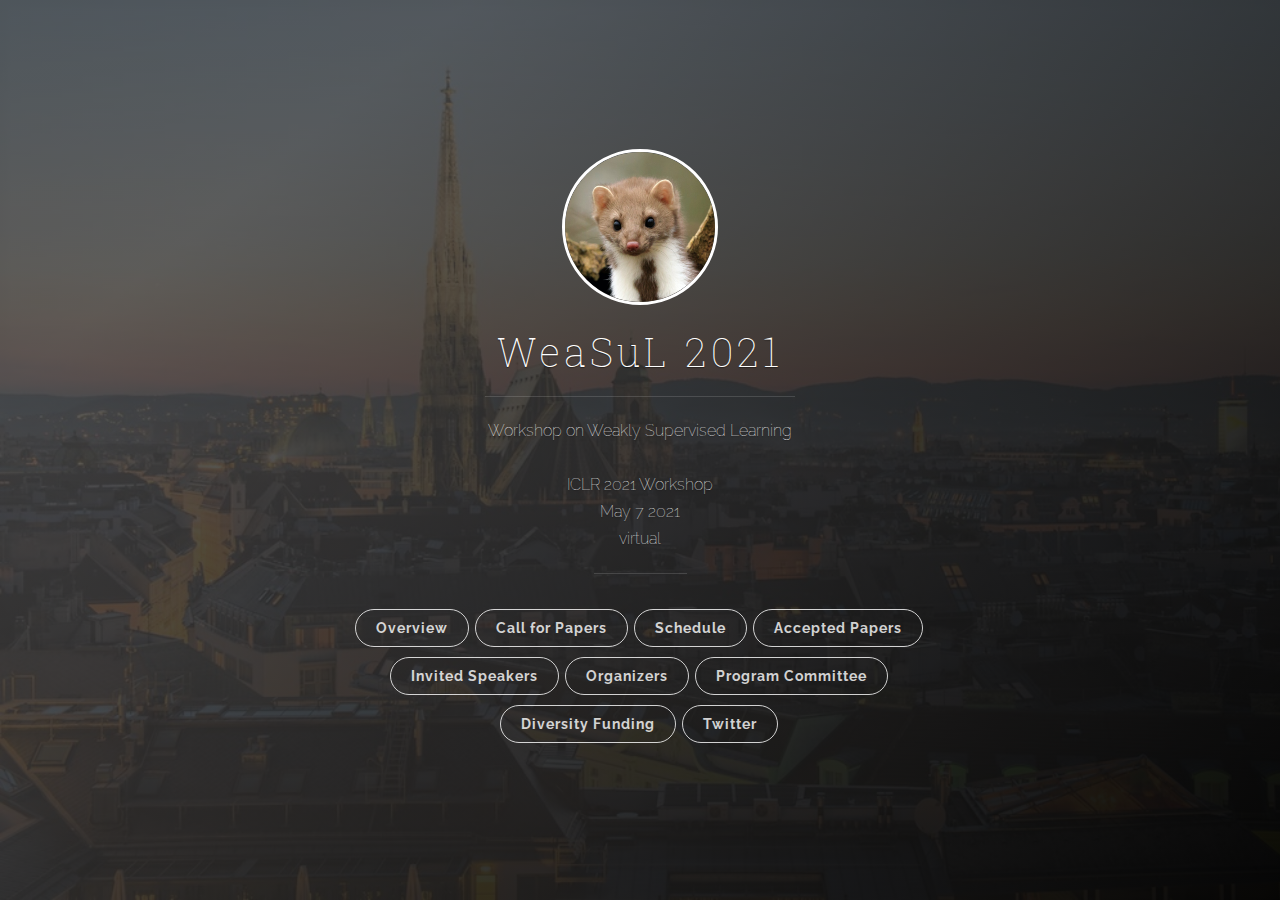
<file: index.html>
<!DOCTYPE html>
<html>
  <head>
  <meta charset="utf-8">
  <meta name="viewport" content="width=device-width initial-scale=1" />
  <meta http-equiv="X-UA-Compatible" content="IE=edge">
  

  <title>WeaSul2021</title>
  <meta name="description" content="Workshop on Weakly Supervised Learning <br><br>  ICLR 2021 Workshop <br>May 7 2021<br>virtual">
  <meta name="author" content="Michael A. Hedderich">
  <meta name="HandheldFriendly" content="True">
  <meta name="MobileOptimized" content="320">
  <meta name="apple-mobile-web-app-capable" content="yes">
  <meta name="apple-mobile-web-app-status-bar-style" content="black-translucent">
  <meta name="viewport" content="width=device-width, initial-scale=1, maximum-scale=1">

  <meta name="twitter:card" content="summary">
  <meta name="twitter:title" content="WeaSul2021">
  <meta name="twitter:description" content="Workshop on Weakly Supervised Learning <br><br>  ICLR 2021 Workshop <br>May 7 2021<br>virtual">
  

  <meta property="og:type" content="article">
  <meta property="og:title" content="WeaSul2021">
  <meta property="og:description" content="Workshop on Weakly Supervised Learning <br><br>  ICLR 2021 Workshop <br>May 7 2021<br>virtual">

  <meta name="theme-color" content="#ffffff">
  
  <link rel="stylesheet" href="/css/main.css?1618219066842886463">
  <link rel="canonical" href="http://localhost:4000/">
</head>


  <body>
    <span class="mobile btn-mobile-menu">
  <i class="icon icon-list btn-mobile-menu__icon"></i>
  <i class="icon icon-x-circle btn-mobile-close__icon hidden"></i>
</span>

<header class="panel-cover" style="background-image: url(/images/barcelona.jpg)">
<!--<header class="panel-cover">-->
  <div class="panel-main">

    <div class="panel-main__inner panel-inverted">
    <div class="panel-main__content">
        <a href="/" title="link to home of WeaSuL 2021">
          <img src="/images/lantern.jpg" class="user-image" alt="Workshop">
          <h1 class="panel-cover__title panel-title">WeaSuL 2021</h1>
        </a>
        <hr class="panel-cover__divider">
        <p class="panel-cover__description">Workshop on Weakly Supervised Learning <br><br>  ICLR 2021 Workshop <br>May 7 2021<br>virtual</p>
        <hr class="panel-cover__divider panel-cover__divider--secondary">

        <div class="navigation-wrapper">

          <nav class="cover-navigation cover-navigation--primary">
            <ul class="navigation">
	      <li class="navigation__item"><a href="/overview" title="overview" class="blog-button">Overview</a></li>
              <li class="navigation__item"><a href="/cfp" title="call for papers" class="blog-button">Call for Papers</a></li>
              <li class="navigation__item"><a href="/schedule" title="Schedule" class="blog-button">Schedule</a></li>
              <li class="navigation__item"><a href="/accpapers" title="accpapers" class="blog-button">Accepted Papers</a></li>
              <li class="navigation__item"><a href="/speakers" title="speakers" class="blog-button">Invited Speakers</a></li>
              <li class="navigation__item"><a href="/organizers" title="organizers" class="blog-button">Organizers</a></li>
              <li class="navigation__item"><a href="/pcom" title="Program Committee" class="blog-button">Program Committee</a></li>
              <li class="navigation__item"><a href="/diversity" title="sponsors" class="blog-button">Diversity Funding</a></li>
              <li class="navigation__item"><a href="https://twitter.com/wea_su">Twitter</a></li>
            </ul>
          </nav>
        </div>

      </div>

    </div>

    <div class="panel-cover--overlay"></div>
  </div>
</header>


    <div class="content-wrapper">
      <div class="content-wrapper__inner">
        <div class="main-post-list">

  <ol class="post-list">
    
  </ol>

  <hr class="post-list__divider ">

  

</div>

      </div>	
      <!-- Global site tag (gtag.js) - Google Analytics -->
<script async src="https://www.googletagmanager.com/gtag/js?id=UA-130203294-1"></script>
<script>
  window.dataLayer = window.dataLayer || [];
  function gtag(){dataLayer.push(arguments);}
  gtag('js', new Date());

  gtag('config', 'UA-130203294-1');
</script>


      <footer class="footer">
  <span class="footer__copyright">&copy; 2021</span>
  <span class="footer__copyright">Template Adopted: Jekyll-Uno</span>
  <span class="footer__copyright">Background Picture based on an image by <a href="https://pixabay.com/de/users/12019-12019/?utm_source=link-attribution&amp;utm_medium=referral&amp;utm_campaign=image&amp;utm_content=1945487">David Mark</a> on <a href="https://pixabay.com/de/?utm_source=link-attribution&amp;utm_medium=referral&amp;utm_campaign=image&amp;utm_content=1945487">Pixabay</a> </span>
  <span class="footer__copyright">Logo based on an image by <a href="https://unsplash.com/@zmachacek?utm_source=unsplash&utm_medium=referral&utm_content=creditCopyText">Zdeněk Macháček</a></span>
</footer>

<script type="text/javascript" src="https://ajax.googleapis.com/ajax/libs/jquery/3.3.1/jquery.min.js"></script>
<script type="text/javascript" src="/js/main.js?1618219066842886463"></script>

    </div>
  </body>
</html>
</file>
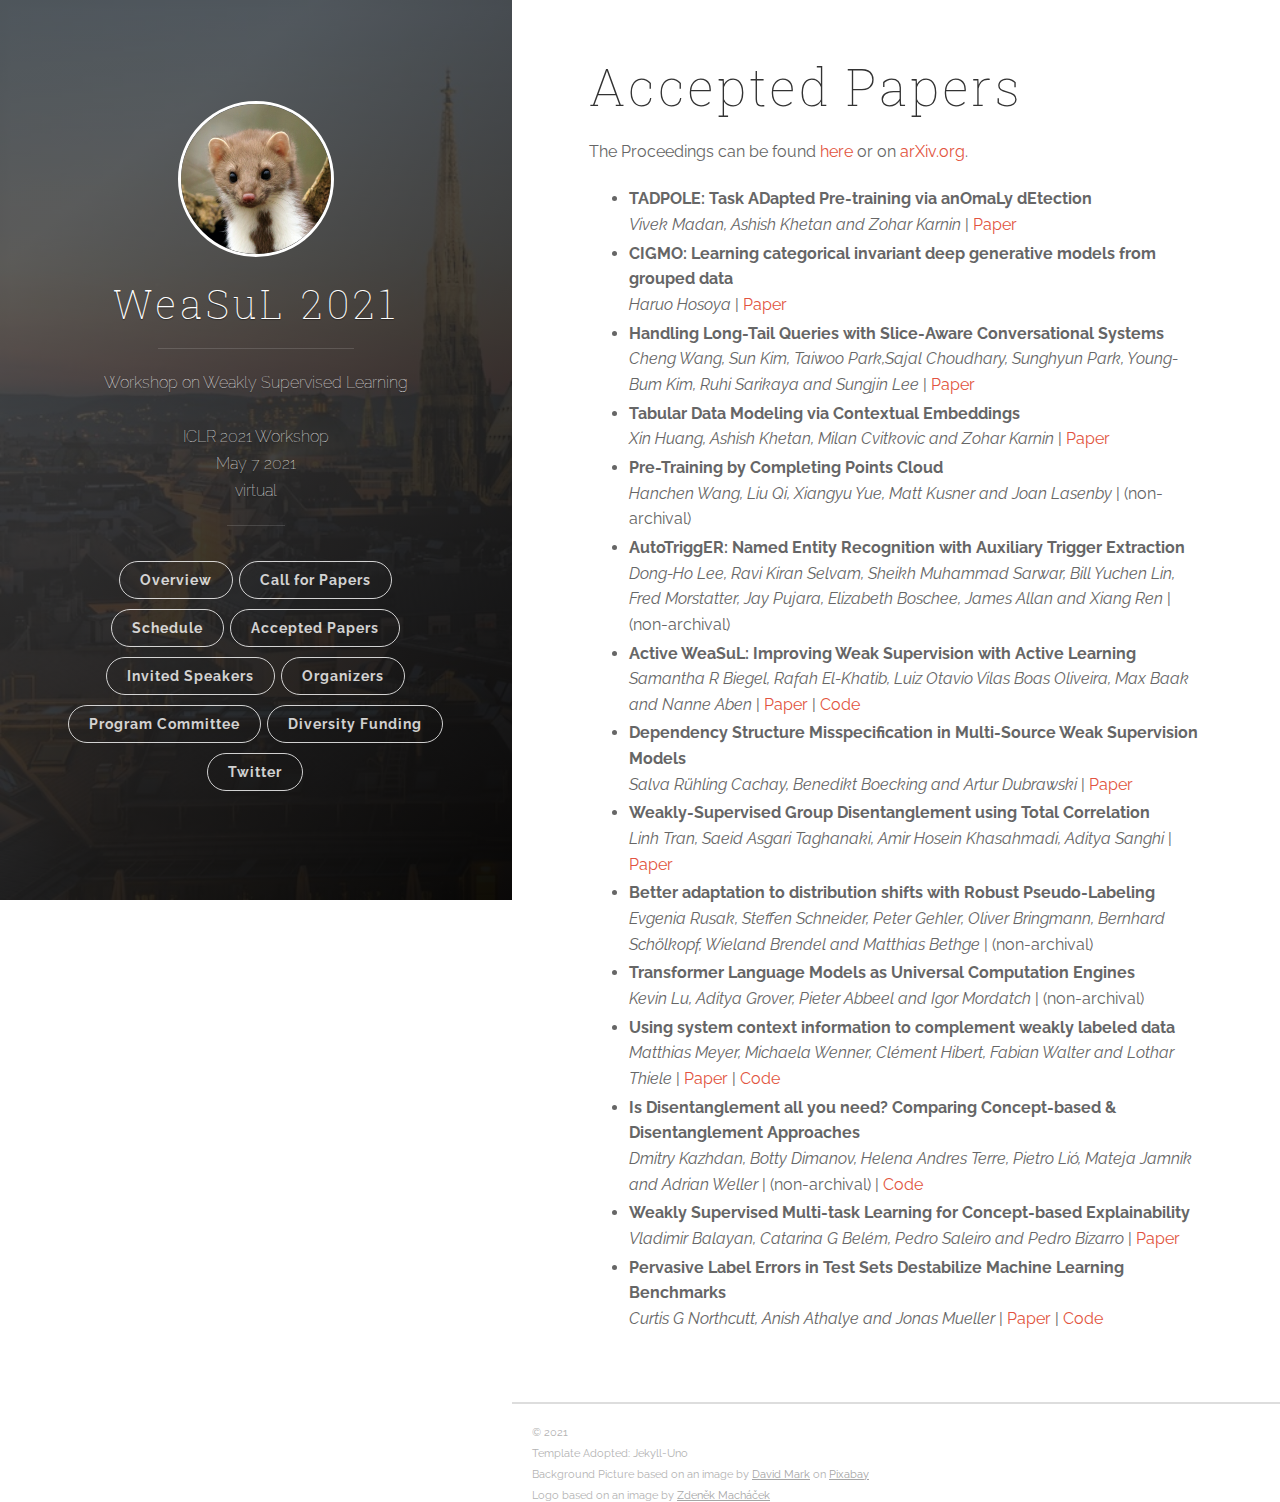
<file: accpapers/index.html>
<!DOCTYPE html>
<html>
  <head>
  <meta charset="utf-8">
  <meta name="viewport" content="width=device-width initial-scale=1" />
  <meta http-equiv="X-UA-Compatible" content="IE=edge">
  

  <title>Accepted Papers</title>
  <meta name="description" content="Workshop on Weakly Supervised Learning <br><br>  ICLR 2021 Workshop <br>May 7 2021<br>virtual">
  <meta name="author" content="Michael A. Hedderich">
  <meta name="HandheldFriendly" content="True">
  <meta name="MobileOptimized" content="320">
  <meta name="apple-mobile-web-app-capable" content="yes">
  <meta name="apple-mobile-web-app-status-bar-style" content="black-translucent">
  <meta name="viewport" content="width=device-width, initial-scale=1, maximum-scale=1">

  <meta name="twitter:card" content="summary">
  <meta name="twitter:title" content="Accepted Papers">
  <meta name="twitter:description" content="Workshop on Weakly Supervised Learning <br><br>  ICLR 2021 Workshop <br>May 7 2021<br>virtual">
  

  <meta property="og:type" content="article">
  <meta property="og:title" content="Accepted Papers">
  <meta property="og:description" content="Workshop on Weakly Supervised Learning <br><br>  ICLR 2021 Workshop <br>May 7 2021<br>virtual">

  <meta name="theme-color" content="#ffffff">
  
  <link rel="stylesheet" href="/css/main.css?1620030945354872081">
  <link rel="canonical" href="http://localhost:4000/accpapers/">
</head>


  <body>
    <span class="mobile btn-mobile-menu">
  <i class="icon icon-list btn-mobile-menu__icon"></i>
  <i class="icon icon-x-circle btn-mobile-close__icon hidden"></i>
</span>

<header class="panel-cover" style="background-image: url(/images/barcelona.jpg)">
<!--<header class="panel-cover">-->
  <div class="panel-main">

    <div class="panel-main__inner panel-inverted">
    <div class="panel-main__content">
        <a href="/" title="link to home of WeaSuL 2021">
          <img src="/images/lantern.jpg" class="user-image" alt="Workshop">
          <h1 class="panel-cover__title panel-title">WeaSuL 2021</h1>
        </a>
        <hr class="panel-cover__divider">
        <p class="panel-cover__description">Workshop on Weakly Supervised Learning <br><br>  ICLR 2021 Workshop <br>May 7 2021<br>virtual</p>
        <hr class="panel-cover__divider panel-cover__divider--secondary">

        <div class="navigation-wrapper">

          <nav class="cover-navigation cover-navigation--primary">
            <ul class="navigation">
	      <li class="navigation__item"><a href="/overview" title="overview" class="blog-button">Overview</a></li>
              <li class="navigation__item"><a href="/cfp" title="call for papers" class="blog-button">Call for Papers</a></li>
              <li class="navigation__item"><a href="/schedule" title="Schedule" class="blog-button">Schedule</a></li>
              <li class="navigation__item"><a href="/accpapers" title="accpapers" class="blog-button">Accepted Papers</a></li>
              <li class="navigation__item"><a href="/speakers" title="speakers" class="blog-button">Invited Speakers</a></li>
              <li class="navigation__item"><a href="/organizers" title="organizers" class="blog-button">Organizers</a></li>
              <li class="navigation__item"><a href="/pcom" title="Program Committee" class="blog-button">Program Committee</a></li>
              <li class="navigation__item"><a href="/diversity" title="sponsors" class="blog-button">Diversity Funding</a></li>
              <li class="navigation__item"><a href="https://twitter.com/wea_su">Twitter</a></li>
            </ul>
          </nav>
        </div>

      </div>

    </div>

    <div class="panel-cover--overlay"></div>
  </div>
</header>


    <div class="content-wrapper">
      <div class="content-wrapper__inner">
        <article class="post-container post-container--single">
  <header class="post-header">
    <div class="post-meta">
      <!-- <time datetime="" class="post-meta__date date"></time> -->
      <!-- -->
    </div>
    <h1 class="post-title">Accepted Papers</h1>
  </header>

  <section class="post">
<p>The Proceedings can be found <a href="/papers/WeaSuL21_Proceedings_website.pdf">here</a> or on <a href="https://arxiv.org/abs/2107.03690">arXiv.org</a>.</p>
    <ul>
  <li><strong>TADPOLE: Task ADapted Pre-training via anOmaLy dEtection</strong><br /><em>Vivek Madan, Ashish Khetan and Zohar Karnin</em>
 | <a href="/papers/3.pdf">Paper</a></li>
  <li><strong>CIGMO: Learning categorical invariant deep generative models from grouped data</strong><br /><em>Haruo Hosoya</em>
 | <a href="/papers/4.pdf">Paper</a></li>
  <li><strong>Handling Long-Tail Queries with Slice-Aware Conversational Systems</strong><br /><em>Cheng Wang, Sun Kim, Taiwoo Park,Sajal Choudhary, Sunghyun Park, Young-Bum Kim, Ruhi Sarikaya and Sungjin Lee</em>
 | <a href="/papers/6.pdf">Paper</a></li>
  <li><strong>Tabular Data Modeling via Contextual Embeddings</strong><br /><em>Xin Huang, Ashish Khetan, Milan Cvitkovic and Zohar Karnin</em>
 | <a href="/papers/7.pdf">Paper</a></li>
  <li><strong>Pre-Training by Completing Points Cloud</strong><br /><em>Hanchen Wang, Liu Qi, Xiangyu Yue, Matt Kusner and Joan Lasenby</em>
 | (non-archival)</li>
  <li><strong>AutoTriggER: Named Entity Recognition with Auxiliary Trigger Extraction</strong><br /><em>Dong-Ho Lee, Ravi Kiran Selvam, Sheikh Muhammad Sarwar, Bill Yuchen Lin, Fred Morstatter, Jay Pujara, Elizabeth Boschee, James Allan and Xiang Ren</em>
 | (non-archival)</li>
  <li><strong>Active WeaSuL: Improving Weak Supervision with Active Learning</strong><br /><em>Samantha R Biegel, Rafah El-Khatib, Luiz Otavio Vilas Boas Oliveira, Max Baak and Nanne Aben</em>
 | <a href="/papers/10.pdf">Paper</a> | <a href="https://github.com/SamanthaBiegel/ActiveWeaSuL">Code</a></li>
  <li><strong>Dependency Structure Misspecification in Multi-Source Weak Supervision Models</strong><br /><em>Salva Rühling Cachay, Benedikt Boecking and Artur Dubrawski</em>
 | <a href="/papers/12.pdf">Paper</a></li>
  <li><strong>Weakly-Supervised Group Disentanglement using Total Correlation</strong><br /><em>Linh Tran, Saeid Asgari Taghanaki, Amir Hosein Khasahmadi, Aditya Sanghi</em>
 | <a href="/papers/13.pdf">Paper</a></li>
  <li><strong>Better adaptation to distribution shifts with Robust Pseudo-Labeling</strong><br /><em>Evgenia Rusak, Steffen Schneider, Peter Gehler, Oliver Bringmann, Bernhard Schölkopf, Wieland Brendel and Matthias Bethge</em>
 | (non-archival)</li>
  <li><strong>Transformer Language Models as Universal Computation Engines</strong><br /><em>Kevin Lu, Aditya Grover, Pieter Abbeel and Igor Mordatch</em>
 | (non-archival)</li>
  <li><strong>Using system context information to complement weakly labeled data</strong><br /><em>Matthias Meyer, Michaela Wenner, Clément Hibert, Fabian Walter and Lothar Thiele</em>
 | <a href="/papers/22.pdf">Paper</a> | <a href="https://matthiasmeyer.xyz/system-context-info/">Code</a></li>
  <li><strong>Is Disentanglement all you need? Comparing Concept-based &amp; Disentanglement Approaches</strong><br /><em>Dmitry Kazhdan, Botty Dimanov, Helena Andres Terre, Pietro Lió, Mateja Jamnik and Adrian Weller</em>
 | (non-archival) | <a href="https://github.com/dmitrykazhdan/concept-based-xai">Code</a></li>
  <li><strong>Weakly Supervised Multi-task Learning for Concept-based Explainability</strong><br /><em>Vladimir Balayan, Catarina G Belém, Pedro Saleiro and Pedro Bizarro</em>
 | <a href="/papers/26.pdf">Paper</a></li>
  <li><strong>Pervasive Label Errors in Test Sets Destabilize Machine Learning Benchmarks</strong><br /><em>Curtis G Northcutt, Anish Athalye and Jonas Mueller</em>
 | <a href="/papers/27.pdf">Paper</a> | <a href="https://github.com/cgnorthcutt/cleanlab">Code</a></li>
</ul>

  </section>
  <!---->
</article>
<!--
-->

      </div>	
      <!-- Global site tag (gtag.js) - Google Analytics -->
<script async src="https://www.googletagmanager.com/gtag/js?id=UA-130203294-1"></script>
<script>
  window.dataLayer = window.dataLayer || [];
  function gtag(){dataLayer.push(arguments);}
  gtag('js', new Date());

  gtag('config', 'UA-130203294-1');
</script>


      <footer class="footer">
  <span class="footer__copyright">&copy; 2021</span>
  <span class="footer__copyright">Template Adopted: Jekyll-Uno</span>
  <span class="footer__copyright">Background Picture based on an image by <a href="https://pixabay.com/de/users/12019-12019/?utm_source=link-attribution&amp;utm_medium=referral&amp;utm_campaign=image&amp;utm_content=1945487">David Mark</a> on <a href="https://pixabay.com/de/?utm_source=link-attribution&amp;utm_medium=referral&amp;utm_campaign=image&amp;utm_content=1945487">Pixabay</a> </span>
  <span class="footer__copyright">Logo based on an image by <a href="https://unsplash.com/@zmachacek?utm_source=unsplash&utm_medium=referral&utm_content=creditCopyText">Zdeněk Macháček</a></span>
</footer>

<script type="text/javascript" src="https://ajax.googleapis.com/ajax/libs/jquery/3.3.1/jquery.min.js"></script>
<script type="text/javascript" src="/js/main.js?1620030945354872081"></script>

    </div>
  </body>
</html>
</file>
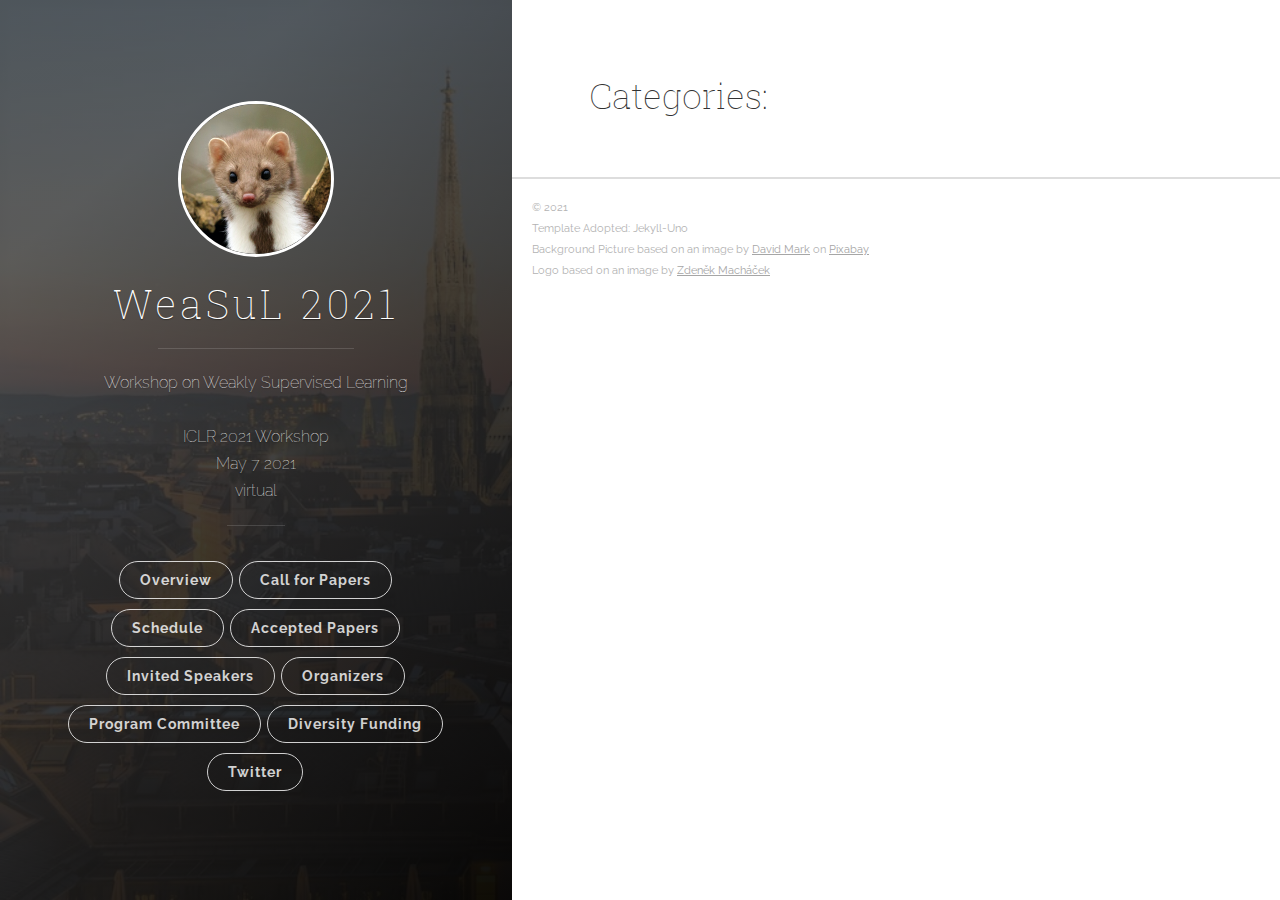
<file: categories/index.html>
<!DOCTYPE html>
<html>
  <head>
  <meta charset="utf-8">
  <meta name="viewport" content="width=device-width initial-scale=1" />
  <meta http-equiv="X-UA-Compatible" content="IE=edge">
  
  <meta name="robots" content="noindex">
  

  <title>Categories</title>
  <meta name="description" content="Workshop on Weakly Supervised Learning <br><br>  ICLR 2021 Workshop <br>May 7 2021<br>virtual">
  <meta name="author" content="Michael A. Hedderich">
  <meta name="HandheldFriendly" content="True">
  <meta name="MobileOptimized" content="320">
  <meta name="apple-mobile-web-app-capable" content="yes">
  <meta name="apple-mobile-web-app-status-bar-style" content="black-translucent">
  <meta name="viewport" content="width=device-width, initial-scale=1, maximum-scale=1">

  <meta name="twitter:card" content="summary">
  <meta name="twitter:title" content="Categories">
  <meta name="twitter:description" content="Workshop on Weakly Supervised Learning <br><br>  ICLR 2021 Workshop <br>May 7 2021<br>virtual">
  

  <meta property="og:type" content="article">
  <meta property="og:title" content="Categories">
  <meta property="og:description" content="Workshop on Weakly Supervised Learning <br><br>  ICLR 2021 Workshop <br>May 7 2021<br>virtual">

  <meta name="theme-color" content="#ffffff">
  
  <link rel="stylesheet" href="/css/main.css?1618219066842886463">
  <link rel="canonical" href="http://localhost:4000/categories/">
</head>


  <body>
    <span class="mobile btn-mobile-menu">
  <i class="icon icon-list btn-mobile-menu__icon"></i>
  <i class="icon icon-x-circle btn-mobile-close__icon hidden"></i>
</span>

<header class="panel-cover" style="background-image: url(/images/barcelona.jpg)">
<!--<header class="panel-cover">-->
  <div class="panel-main">

    <div class="panel-main__inner panel-inverted">
    <div class="panel-main__content">
        <a href="/" title="link to home of WeaSuL 2021">
          <img src="/images/lantern.jpg" class="user-image" alt="Workshop">
          <h1 class="panel-cover__title panel-title">WeaSuL 2021</h1>
        </a>
        <hr class="panel-cover__divider">
        <p class="panel-cover__description">Workshop on Weakly Supervised Learning <br><br>  ICLR 2021 Workshop <br>May 7 2021<br>virtual</p>
        <hr class="panel-cover__divider panel-cover__divider--secondary">

        <div class="navigation-wrapper">

          <nav class="cover-navigation cover-navigation--primary">
            <ul class="navigation">
	      <li class="navigation__item"><a href="/overview" title="overview" class="blog-button">Overview</a></li>
              <li class="navigation__item"><a href="/cfp" title="call for papers" class="blog-button">Call for Papers</a></li>
              <li class="navigation__item"><a href="/schedule" title="Schedule" class="blog-button">Schedule</a></li>
              <li class="navigation__item"><a href="/accpapers" title="accpapers" class="blog-button">Accepted Papers</a></li>
              <li class="navigation__item"><a href="/speakers" title="speakers" class="blog-button">Invited Speakers</a></li>
              <li class="navigation__item"><a href="/organizers" title="organizers" class="blog-button">Organizers</a></li>
              <li class="navigation__item"><a href="/pcom" title="Program Committee" class="blog-button">Program Committee</a></li>
              <li class="navigation__item"><a href="/diversity" title="sponsors" class="blog-button">Diversity Funding</a></li>
              <li class="navigation__item"><a href="https://twitter.com/wea_su">Twitter</a></li>
            </ul>
          </nav>
        </div>

      </div>

    </div>

    <div class="panel-cover--overlay"></div>
  </div>
</header>


    <div class="content-wrapper">
      <div class="content-wrapper__inner">
        <h2>Categories:</h2>
<div class="categories"> 

</div>

<!-- iterate through all categories on the site --> 

      </div>	
      <!-- Global site tag (gtag.js) - Google Analytics -->
<script async src="https://www.googletagmanager.com/gtag/js?id=UA-130203294-1"></script>
<script>
  window.dataLayer = window.dataLayer || [];
  function gtag(){dataLayer.push(arguments);}
  gtag('js', new Date());

  gtag('config', 'UA-130203294-1');
</script>


      <footer class="footer">
  <span class="footer__copyright">&copy; 2021</span>
  <span class="footer__copyright">Template Adopted: Jekyll-Uno</span>
  <span class="footer__copyright">Background Picture based on an image by <a href="https://pixabay.com/de/users/12019-12019/?utm_source=link-attribution&amp;utm_medium=referral&amp;utm_campaign=image&amp;utm_content=1945487">David Mark</a> on <a href="https://pixabay.com/de/?utm_source=link-attribution&amp;utm_medium=referral&amp;utm_campaign=image&amp;utm_content=1945487">Pixabay</a> </span>
  <span class="footer__copyright">Logo based on an image by <a href="https://unsplash.com/@zmachacek?utm_source=unsplash&utm_medium=referral&utm_content=creditCopyText">Zdeněk Macháček</a></span>
</footer>

<script type="text/javascript" src="https://ajax.googleapis.com/ajax/libs/jquery/3.3.1/jquery.min.js"></script>
<script type="text/javascript" src="/js/main.js?1618219066842886463"></script>

    </div>
  </body>
</html>
</file>
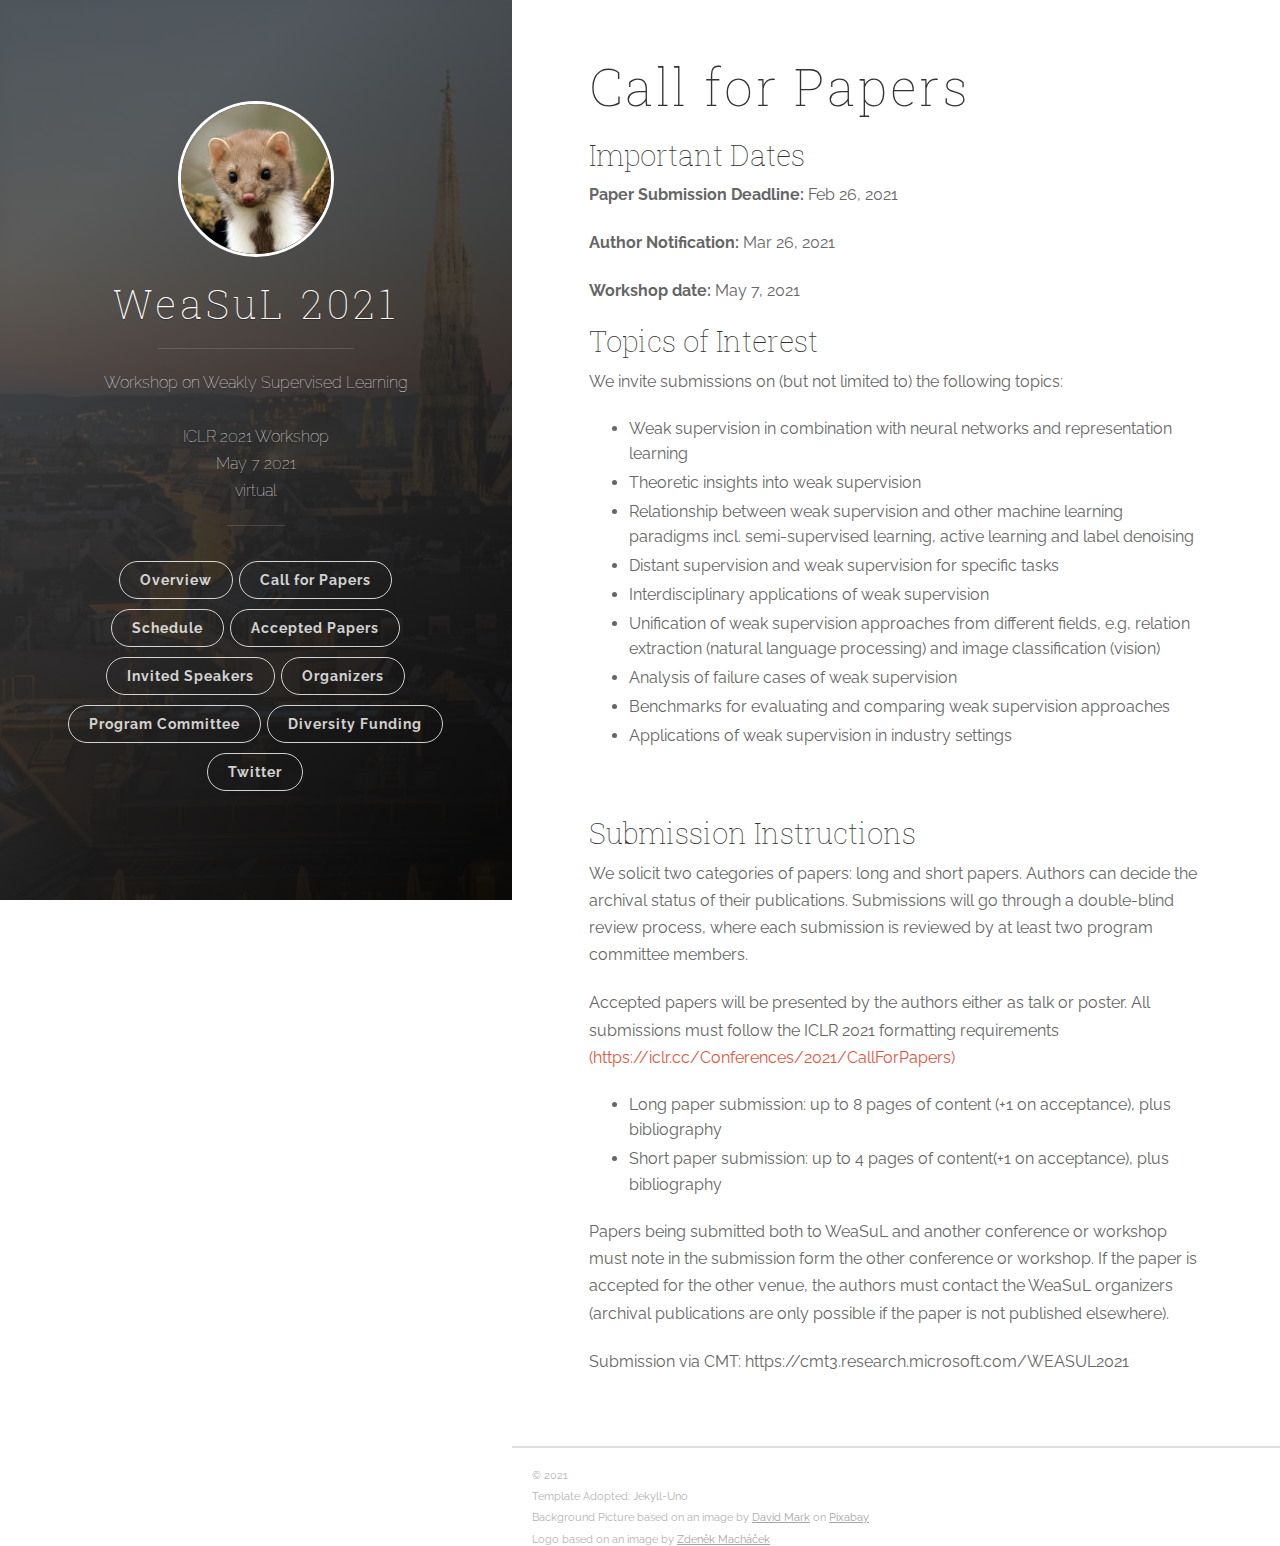
<file: cfp/index.html>
<!DOCTYPE html>
<html>
  <head>
  <meta charset="utf-8">
  <meta name="viewport" content="width=device-width initial-scale=1" />
  <meta http-equiv="X-UA-Compatible" content="IE=edge">
  

  <title>Call for Papers</title>
  <meta name="description" content="Workshop on Weakly Supervised Learning <br><br>  ICLR 2021 Workshop <br>May 7 2021<br>virtual">
  <meta name="author" content="Michael A. Hedderich">
  <meta name="HandheldFriendly" content="True">
  <meta name="MobileOptimized" content="320">
  <meta name="apple-mobile-web-app-capable" content="yes">
  <meta name="apple-mobile-web-app-status-bar-style" content="black-translucent">
  <meta name="viewport" content="width=device-width, initial-scale=1, maximum-scale=1">

  <meta name="twitter:card" content="summary">
  <meta name="twitter:title" content="Call for Papers">
  <meta name="twitter:description" content="Workshop on Weakly Supervised Learning <br><br>  ICLR 2021 Workshop <br>May 7 2021<br>virtual">
  

  <meta property="og:type" content="article">
  <meta property="og:title" content="Call for Papers">
  <meta property="og:description" content="Workshop on Weakly Supervised Learning <br><br>  ICLR 2021 Workshop <br>May 7 2021<br>virtual">

  <meta name="theme-color" content="#ffffff">
  
  <link rel="stylesheet" href="/css/main.css?1618219066842886463">
  <link rel="canonical" href="http://localhost:4000/cfp/">
</head>


  <body>
    <span class="mobile btn-mobile-menu">
  <i class="icon icon-list btn-mobile-menu__icon"></i>
  <i class="icon icon-x-circle btn-mobile-close__icon hidden"></i>
</span>

<header class="panel-cover" style="background-image: url(/images/barcelona.jpg)">
<!--<header class="panel-cover">-->
  <div class="panel-main">

    <div class="panel-main__inner panel-inverted">
    <div class="panel-main__content">
        <a href="/" title="link to home of WeaSuL 2021">
          <img src="/images/lantern.jpg" class="user-image" alt="Workshop">
          <h1 class="panel-cover__title panel-title">WeaSuL 2021</h1>
        </a>
        <hr class="panel-cover__divider">
        <p class="panel-cover__description">Workshop on Weakly Supervised Learning <br><br>  ICLR 2021 Workshop <br>May 7 2021<br>virtual</p>
        <hr class="panel-cover__divider panel-cover__divider--secondary">

        <div class="navigation-wrapper">

          <nav class="cover-navigation cover-navigation--primary">
            <ul class="navigation">
	      <li class="navigation__item"><a href="/overview" title="overview" class="blog-button">Overview</a></li>
              <li class="navigation__item"><a href="/cfp" title="call for papers" class="blog-button">Call for Papers</a></li>
              <li class="navigation__item"><a href="/schedule" title="Schedule" class="blog-button">Schedule</a></li>
              <li class="navigation__item"><a href="/accpapers" title="accpapers" class="blog-button">Accepted Papers</a></li>
              <li class="navigation__item"><a href="/speakers" title="speakers" class="blog-button">Invited Speakers</a></li>
              <li class="navigation__item"><a href="/organizers" title="organizers" class="blog-button">Organizers</a></li>
              <li class="navigation__item"><a href="/pcom" title="Program Committee" class="blog-button">Program Committee</a></li>
              <li class="navigation__item"><a href="/diversity" title="sponsors" class="blog-button">Diversity Funding</a></li>
              <li class="navigation__item"><a href="https://twitter.com/wea_su">Twitter</a></li>
            </ul>
          </nav>
        </div>

      </div>

    </div>

    <div class="panel-cover--overlay"></div>
  </div>
</header>


    <div class="content-wrapper">
      <div class="content-wrapper__inner">
        <article class="post-container post-container--single">
  <header class="post-header">
    <div class="post-meta">
      <!-- <time datetime="" class="post-meta__date date"></time> -->
      <!-- -->
    </div>
    <h1 class="post-title">Call for Papers</h1>
  </header>

  <section class="post">
    <h3 id="important-dates">Important Dates</h3>

<p><strong>Paper Submission Deadline:</strong> Feb 26, 2021</p>

<p><strong>Author Notification:</strong>  Mar 26, 2021</p>

<p><strong>Workshop date:</strong> May 7, 2021</p>

<h3 id="topics-of-interest">Topics of Interest</h3>

<p>We invite submissions on (but not limited to) the following topics:</p>

<ul>
  <li>Weak supervision in combination with neural networks and representation learning</li>
  <li>Theoretic insights into weak supervision</li>
  <li>Relationship between weak supervision and other machine learning paradigms incl. semi-supervised learning, active learning and label denoising</li>
  <li>Distant supervision and weak supervision for specific tasks</li>
  <li>Interdisciplinary applications of weak supervision</li>
  <li>Unification of weak supervision approaches from different fields, e.g, relation extraction (natural language processing) and image classification (vision)</li>
  <li>Analysis of failure cases of weak supervision</li>
  <li>Benchmarks for evaluating and comparing weak supervision approaches</li>
  <li>Applications of weak supervision in industry settings</li>
</ul>

<p><br /></p>

<h3 id="submission-instructions">Submission Instructions</h3>

<p>We solicit two categories of papers: long and short papers. Authors can decide the archival status of their publications. Submissions will go through a double-blind review process, where each submission is reviewed by at least two program committee members.</p>

<p>Accepted papers will be presented by the authors either as talk or poster. All submissions must follow the ICLR 2021 formatting requirements <a href="https://iclr.cc/Conferences/2021/CallForPapers">(https://iclr.cc/Conferences/2021/CallForPapers)</a></p>

<ul>
  <li>Long paper submission: up to 8 pages of content (+1 on acceptance), plus bibliography<br /></li>
  <li>Short paper submission: up to 4 pages of content(+1 on acceptance), plus bibliography</li>
</ul>

<p>Papers being submitted both to WeaSuL and another conference or workshop must note in the submission form the other conference or workshop. If the paper is accepted for the other venue, the authors must contact the WeaSuL organizers (archival publications are only possible if the paper is not published elsewhere).</p>

<p>Submission via CMT: https://cmt3.research.microsoft.com/WEASUL2021</p>

  </section>
  <!---->
</article>
<!--
-->

      </div>	
      <!-- Global site tag (gtag.js) - Google Analytics -->
<script async src="https://www.googletagmanager.com/gtag/js?id=UA-130203294-1"></script>
<script>
  window.dataLayer = window.dataLayer || [];
  function gtag(){dataLayer.push(arguments);}
  gtag('js', new Date());

  gtag('config', 'UA-130203294-1');
</script>


      <footer class="footer">
  <span class="footer__copyright">&copy; 2021</span>
  <span class="footer__copyright">Template Adopted: Jekyll-Uno</span>
  <span class="footer__copyright">Background Picture based on an image by <a href="https://pixabay.com/de/users/12019-12019/?utm_source=link-attribution&amp;utm_medium=referral&amp;utm_campaign=image&amp;utm_content=1945487">David Mark</a> on <a href="https://pixabay.com/de/?utm_source=link-attribution&amp;utm_medium=referral&amp;utm_campaign=image&amp;utm_content=1945487">Pixabay</a> </span>
  <span class="footer__copyright">Logo based on an image by <a href="https://unsplash.com/@zmachacek?utm_source=unsplash&utm_medium=referral&utm_content=creditCopyText">Zdeněk Macháček</a></span>
</footer>

<script type="text/javascript" src="https://ajax.googleapis.com/ajax/libs/jquery/3.3.1/jquery.min.js"></script>
<script type="text/javascript" src="/js/main.js?1618219066842886463"></script>

    </div>
  </body>
</html>
</file>
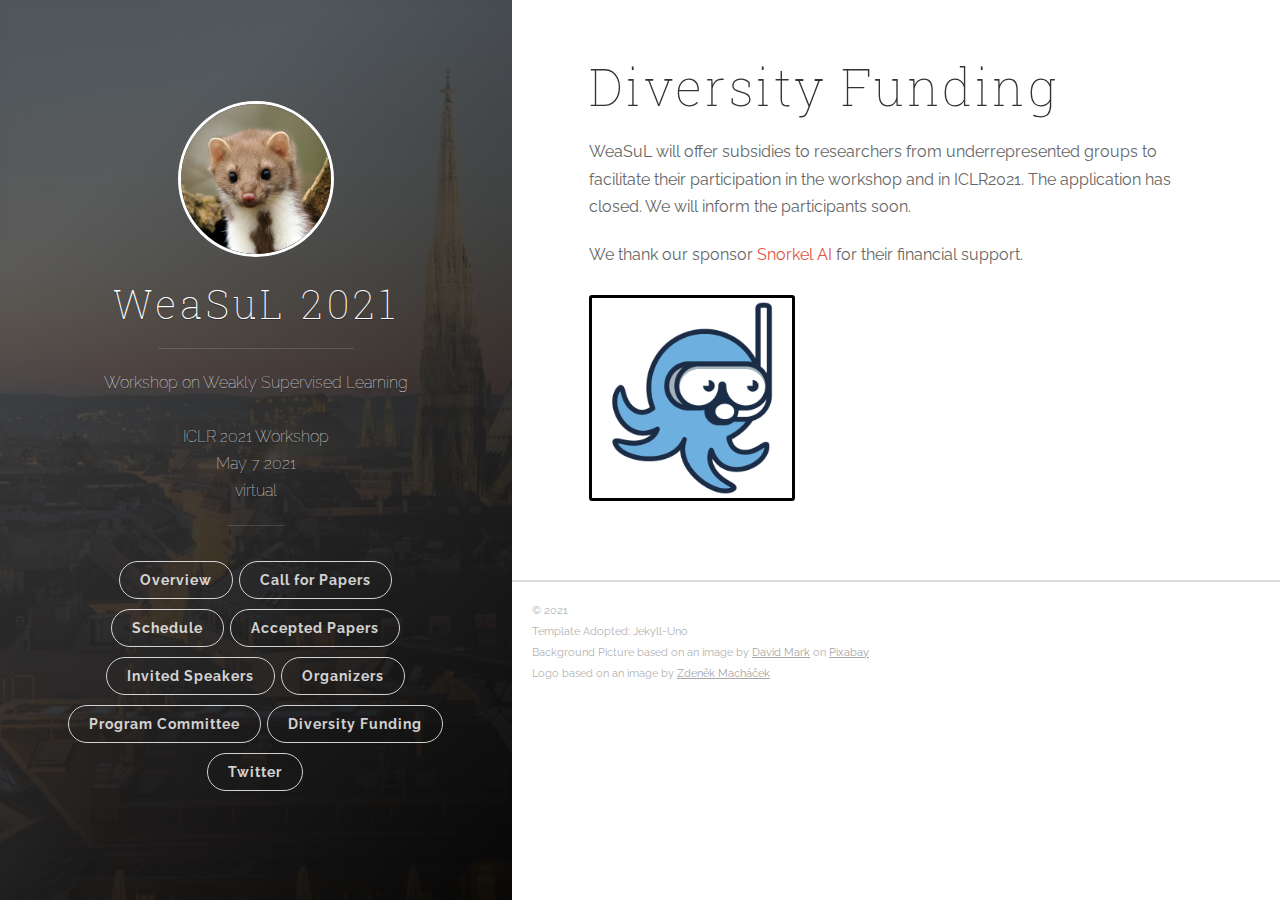
<file: diversity/index.html>
<!DOCTYPE html>
<html>
  <head>
  <meta charset="utf-8">
  <meta name="viewport" content="width=device-width initial-scale=1" />
  <meta http-equiv="X-UA-Compatible" content="IE=edge">
  

  <title>Diversity Funding</title>
  <meta name="description" content="Workshop on Weakly Supervised Learning <br><br>  ICLR 2021 Workshop <br>May 7 2021<br>virtual">
  <meta name="author" content="Michael A. Hedderich">
  <meta name="HandheldFriendly" content="True">
  <meta name="MobileOptimized" content="320">
  <meta name="apple-mobile-web-app-capable" content="yes">
  <meta name="apple-mobile-web-app-status-bar-style" content="black-translucent">
  <meta name="viewport" content="width=device-width, initial-scale=1, maximum-scale=1">

  <meta name="twitter:card" content="summary">
  <meta name="twitter:title" content="Diversity Funding">
  <meta name="twitter:description" content="Workshop on Weakly Supervised Learning <br><br>  ICLR 2021 Workshop <br>May 7 2021<br>virtual">
  

  <meta property="og:type" content="article">
  <meta property="og:title" content="Diversity Funding">
  <meta property="og:description" content="Workshop on Weakly Supervised Learning <br><br>  ICLR 2021 Workshop <br>May 7 2021<br>virtual">

  <meta name="theme-color" content="#ffffff">
  
  <link rel="stylesheet" href="/css/main.css?1618219066842886463">
  <link rel="canonical" href="http://localhost:4000/diversity/">
</head>


  <body>
    <span class="mobile btn-mobile-menu">
  <i class="icon icon-list btn-mobile-menu__icon"></i>
  <i class="icon icon-x-circle btn-mobile-close__icon hidden"></i>
</span>

<header class="panel-cover" style="background-image: url(/images/barcelona.jpg)">
<!--<header class="panel-cover">-->
  <div class="panel-main">

    <div class="panel-main__inner panel-inverted">
    <div class="panel-main__content">
        <a href="/" title="link to home of WeaSuL 2021">
          <img src="/images/lantern.jpg" class="user-image" alt="Workshop">
          <h1 class="panel-cover__title panel-title">WeaSuL 2021</h1>
        </a>
        <hr class="panel-cover__divider">
        <p class="panel-cover__description">Workshop on Weakly Supervised Learning <br><br>  ICLR 2021 Workshop <br>May 7 2021<br>virtual</p>
        <hr class="panel-cover__divider panel-cover__divider--secondary">

        <div class="navigation-wrapper">

          <nav class="cover-navigation cover-navigation--primary">
            <ul class="navigation">
	      <li class="navigation__item"><a href="/overview" title="overview" class="blog-button">Overview</a></li>
              <li class="navigation__item"><a href="/cfp" title="call for papers" class="blog-button">Call for Papers</a></li>
              <li class="navigation__item"><a href="/schedule" title="Schedule" class="blog-button">Schedule</a></li>
              <li class="navigation__item"><a href="/accpapers" title="accpapers" class="blog-button">Accepted Papers</a></li>
              <li class="navigation__item"><a href="/speakers" title="speakers" class="blog-button">Invited Speakers</a></li>
              <li class="navigation__item"><a href="/organizers" title="organizers" class="blog-button">Organizers</a></li>
              <li class="navigation__item"><a href="/pcom" title="Program Committee" class="blog-button">Program Committee</a></li>
              <li class="navigation__item"><a href="/diversity" title="sponsors" class="blog-button">Diversity Funding</a></li>
              <li class="navigation__item"><a href="https://twitter.com/wea_su">Twitter</a></li>
            </ul>
          </nav>
        </div>

      </div>

    </div>

    <div class="panel-cover--overlay"></div>
  </div>
</header>


    <div class="content-wrapper">
      <div class="content-wrapper__inner">
        <article class="post-container post-container--single">
  <header class="post-header">
    <div class="post-meta">
      <!-- <time datetime="" class="post-meta__date date"></time> -->
      <!-- -->
    </div>
    <h1 class="post-title">Diversity Funding</h1>
  </header>

  <section class="post">
    <p>WeaSuL will offer subsidies to researchers from underrepresented groups to facilitate their participation in the workshop and in ICLR2021. The application has closed. We will inform the participants soon.</p>

<p>We thank our sponsor <a href="https://snorkel.ai">Snorkel AI</a> for their financial support. <br /><br />
<a href="https://snorkel.ai/"><img height="200" width="200" src="/images/snorkel.png" /></a></p>


  </section>
  <!---->
</article>
<!--
-->

      </div>	
      <!-- Global site tag (gtag.js) - Google Analytics -->
<script async src="https://www.googletagmanager.com/gtag/js?id=UA-130203294-1"></script>
<script>
  window.dataLayer = window.dataLayer || [];
  function gtag(){dataLayer.push(arguments);}
  gtag('js', new Date());

  gtag('config', 'UA-130203294-1');
</script>


      <footer class="footer">
  <span class="footer__copyright">&copy; 2021</span>
  <span class="footer__copyright">Template Adopted: Jekyll-Uno</span>
  <span class="footer__copyright">Background Picture based on an image by <a href="https://pixabay.com/de/users/12019-12019/?utm_source=link-attribution&amp;utm_medium=referral&amp;utm_campaign=image&amp;utm_content=1945487">David Mark</a> on <a href="https://pixabay.com/de/?utm_source=link-attribution&amp;utm_medium=referral&amp;utm_campaign=image&amp;utm_content=1945487">Pixabay</a> </span>
  <span class="footer__copyright">Logo based on an image by <a href="https://unsplash.com/@zmachacek?utm_source=unsplash&utm_medium=referral&utm_content=creditCopyText">Zdeněk Macháček</a></span>
</footer>

<script type="text/javascript" src="https://ajax.googleapis.com/ajax/libs/jquery/3.3.1/jquery.min.js"></script>
<script type="text/javascript" src="/js/main.js?1618219066842886463"></script>

    </div>
  </body>
</html>
</file>
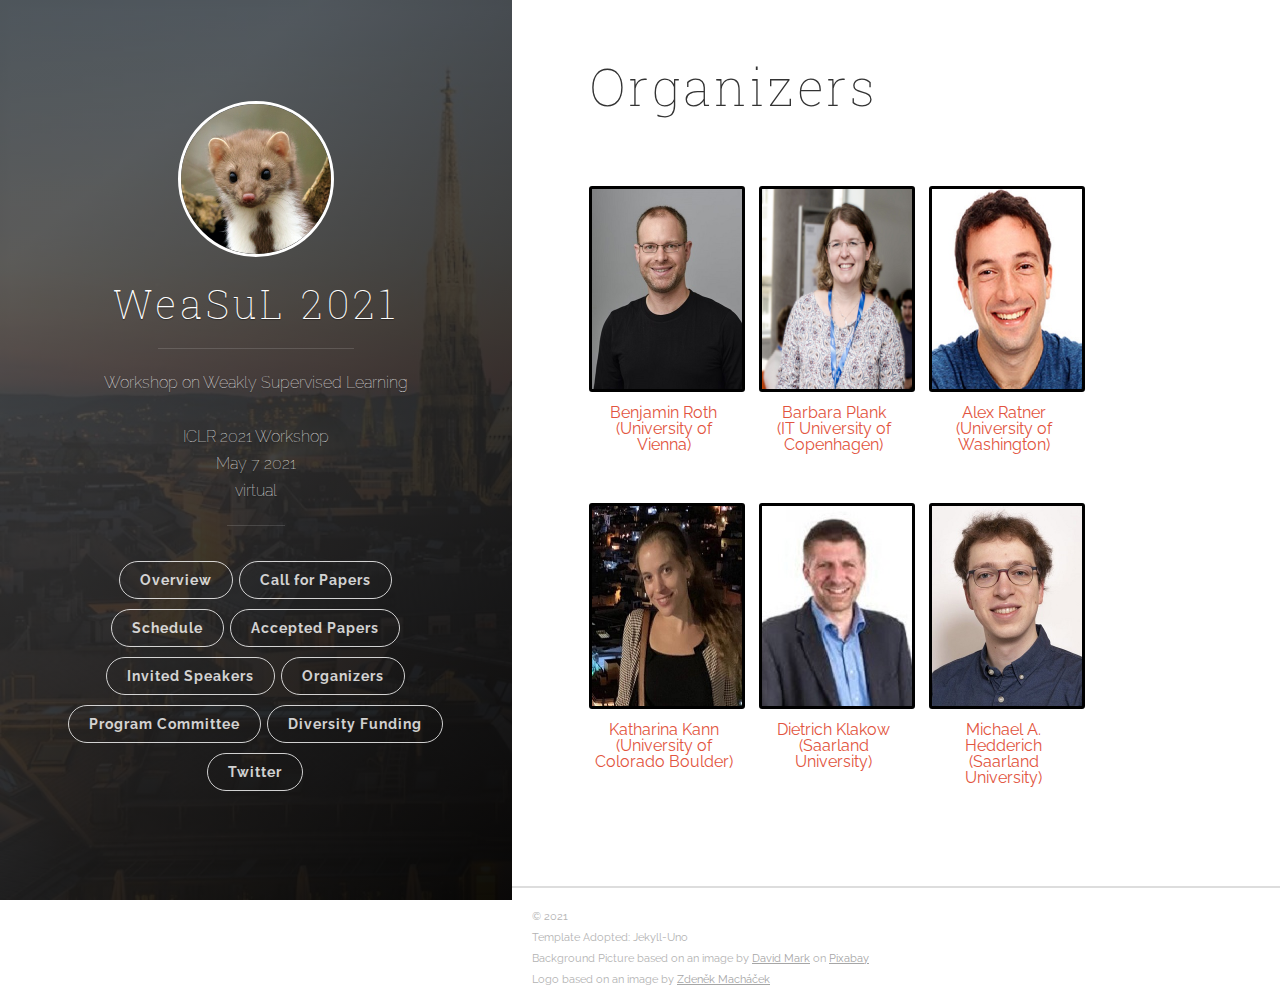
<file: organizers/index.html>
<!DOCTYPE html>
<html>
  <head>
  <meta charset="utf-8">
  <meta name="viewport" content="width=device-width initial-scale=1" />
  <meta http-equiv="X-UA-Compatible" content="IE=edge">
  

  <title>Organizers</title>
  <meta name="description" content="Workshop on Weakly Supervised Learning <br><br>  ICLR 2021 Workshop <br>May 7 2021<br>virtual">
  <meta name="author" content="Michael A. Hedderich">
  <meta name="HandheldFriendly" content="True">
  <meta name="MobileOptimized" content="320">
  <meta name="apple-mobile-web-app-capable" content="yes">
  <meta name="apple-mobile-web-app-status-bar-style" content="black-translucent">
  <meta name="viewport" content="width=device-width, initial-scale=1, maximum-scale=1">

  <meta name="twitter:card" content="summary">
  <meta name="twitter:title" content="Organizers">
  <meta name="twitter:description" content="Workshop on Weakly Supervised Learning <br><br>  ICLR 2021 Workshop <br>May 7 2021<br>virtual">
  

  <meta property="og:type" content="article">
  <meta property="og:title" content="Organizers">
  <meta property="og:description" content="Workshop on Weakly Supervised Learning <br><br>  ICLR 2021 Workshop <br>May 7 2021<br>virtual">

  <meta name="theme-color" content="#ffffff">
  
  <link rel="stylesheet" href="/css/main.css?1618219066842886463">
  <link rel="canonical" href="http://localhost:4000/organizers/">
</head>


  <body>
    <span class="mobile btn-mobile-menu">
  <i class="icon icon-list btn-mobile-menu__icon"></i>
  <i class="icon icon-x-circle btn-mobile-close__icon hidden"></i>
</span>

<header class="panel-cover" style="background-image: url(/images/barcelona.jpg)">
<!--<header class="panel-cover">-->
  <div class="panel-main">

    <div class="panel-main__inner panel-inverted">
    <div class="panel-main__content">
        <a href="/" title="link to home of WeaSuL 2021">
          <img src="/images/lantern.jpg" class="user-image" alt="Workshop">
          <h1 class="panel-cover__title panel-title">WeaSuL 2021</h1>
        </a>
        <hr class="panel-cover__divider">
        <p class="panel-cover__description">Workshop on Weakly Supervised Learning <br><br>  ICLR 2021 Workshop <br>May 7 2021<br>virtual</p>
        <hr class="panel-cover__divider panel-cover__divider--secondary">

        <div class="navigation-wrapper">

          <nav class="cover-navigation cover-navigation--primary">
            <ul class="navigation">
	      <li class="navigation__item"><a href="/overview" title="overview" class="blog-button">Overview</a></li>
              <li class="navigation__item"><a href="/cfp" title="call for papers" class="blog-button">Call for Papers</a></li>
              <li class="navigation__item"><a href="/schedule" title="Schedule" class="blog-button">Schedule</a></li>
              <li class="navigation__item"><a href="/accpapers" title="accpapers" class="blog-button">Accepted Papers</a></li>
              <li class="navigation__item"><a href="/speakers" title="speakers" class="blog-button">Invited Speakers</a></li>
              <li class="navigation__item"><a href="/organizers" title="organizers" class="blog-button">Organizers</a></li>
              <li class="navigation__item"><a href="/pcom" title="Program Committee" class="blog-button">Program Committee</a></li>
              <li class="navigation__item"><a href="/diversity" title="sponsors" class="blog-button">Diversity Funding</a></li>
              <li class="navigation__item"><a href="https://twitter.com/wea_su">Twitter</a></li>
            </ul>
          </nav>
        </div>

      </div>

    </div>

    <div class="panel-cover--overlay"></div>
  </div>
</header>


    <div class="content-wrapper">
      <div class="content-wrapper__inner">
        <article class="post-container post-container--single">
  <header class="post-header">
    <div class="post-meta">
      <!-- <time datetime="" class="post-meta__date date"></time> -->
      <!-- -->
    </div>
    <h1 class="post-title">Organizers</h1>
  </header>

  <section class="post">
    <p><br /></p>

<div class="clearfix">
<div class="organizer-box">
    <a href="https://www.benjaminroth.net/">
    <img class="organizer-image" src="/images/BenjaminRoth.jpg" /><br />
    Benjamin Roth<br />(University of Vienna)
    </a>
</div>
<div class="organizer-box">
    <a href="https://bplank.github.io/">
    <img class="organizer-image" src="/images/BarbaraPlank.jpg" /><br />
    Barbara Plank<br />(IT University of Copenhagen)
    </a>
</div>
<div class="organizer-box">
    <a href="https://ajratner.github.io/">
    <img class="organizer-image" src="/images/AlexRatner.jpg" /><br />
    Alex Ratner<br />(University of Washington)
    </a>
</div>
<div class="organizer-box">
    <a href="https://kelina.github.io/">
    <img class="organizer-image" src="/images/KatharinaKann.jpg" /><br />
    Katharina Kann<br />(University of Colorado Boulder)
    </a>
</div>
<div class="organizer-box">
    <a href="https://www.lsv.uni-saarland.de/?id=38">
    <img class="organizer-image" src="/images/DietrichKlakow.jpg" /><br />
    Dietrich Klakow<br />(Saarland University)
    </a>
</div>
<div class="organizer-box">
    <a href="https://michael-hedderich.de">
    <img class="organizer-image" src="/images/MichaelHedderich.jpg" /><br />
    Michael A. Hedderich<br />(Saarland University)
    </a>
</div>
</div>

  </section>
  <!---->
</article>
<!--
-->

      </div>	
      <!-- Global site tag (gtag.js) - Google Analytics -->
<script async src="https://www.googletagmanager.com/gtag/js?id=UA-130203294-1"></script>
<script>
  window.dataLayer = window.dataLayer || [];
  function gtag(){dataLayer.push(arguments);}
  gtag('js', new Date());

  gtag('config', 'UA-130203294-1');
</script>


      <footer class="footer">
  <span class="footer__copyright">&copy; 2021</span>
  <span class="footer__copyright">Template Adopted: Jekyll-Uno</span>
  <span class="footer__copyright">Background Picture based on an image by <a href="https://pixabay.com/de/users/12019-12019/?utm_source=link-attribution&amp;utm_medium=referral&amp;utm_campaign=image&amp;utm_content=1945487">David Mark</a> on <a href="https://pixabay.com/de/?utm_source=link-attribution&amp;utm_medium=referral&amp;utm_campaign=image&amp;utm_content=1945487">Pixabay</a> </span>
  <span class="footer__copyright">Logo based on an image by <a href="https://unsplash.com/@zmachacek?utm_source=unsplash&utm_medium=referral&utm_content=creditCopyText">Zdeněk Macháček</a></span>
</footer>

<script type="text/javascript" src="https://ajax.googleapis.com/ajax/libs/jquery/3.3.1/jquery.min.js"></script>
<script type="text/javascript" src="/js/main.js?1618219066842886463"></script>

    </div>
  </body>
</html>
</file>
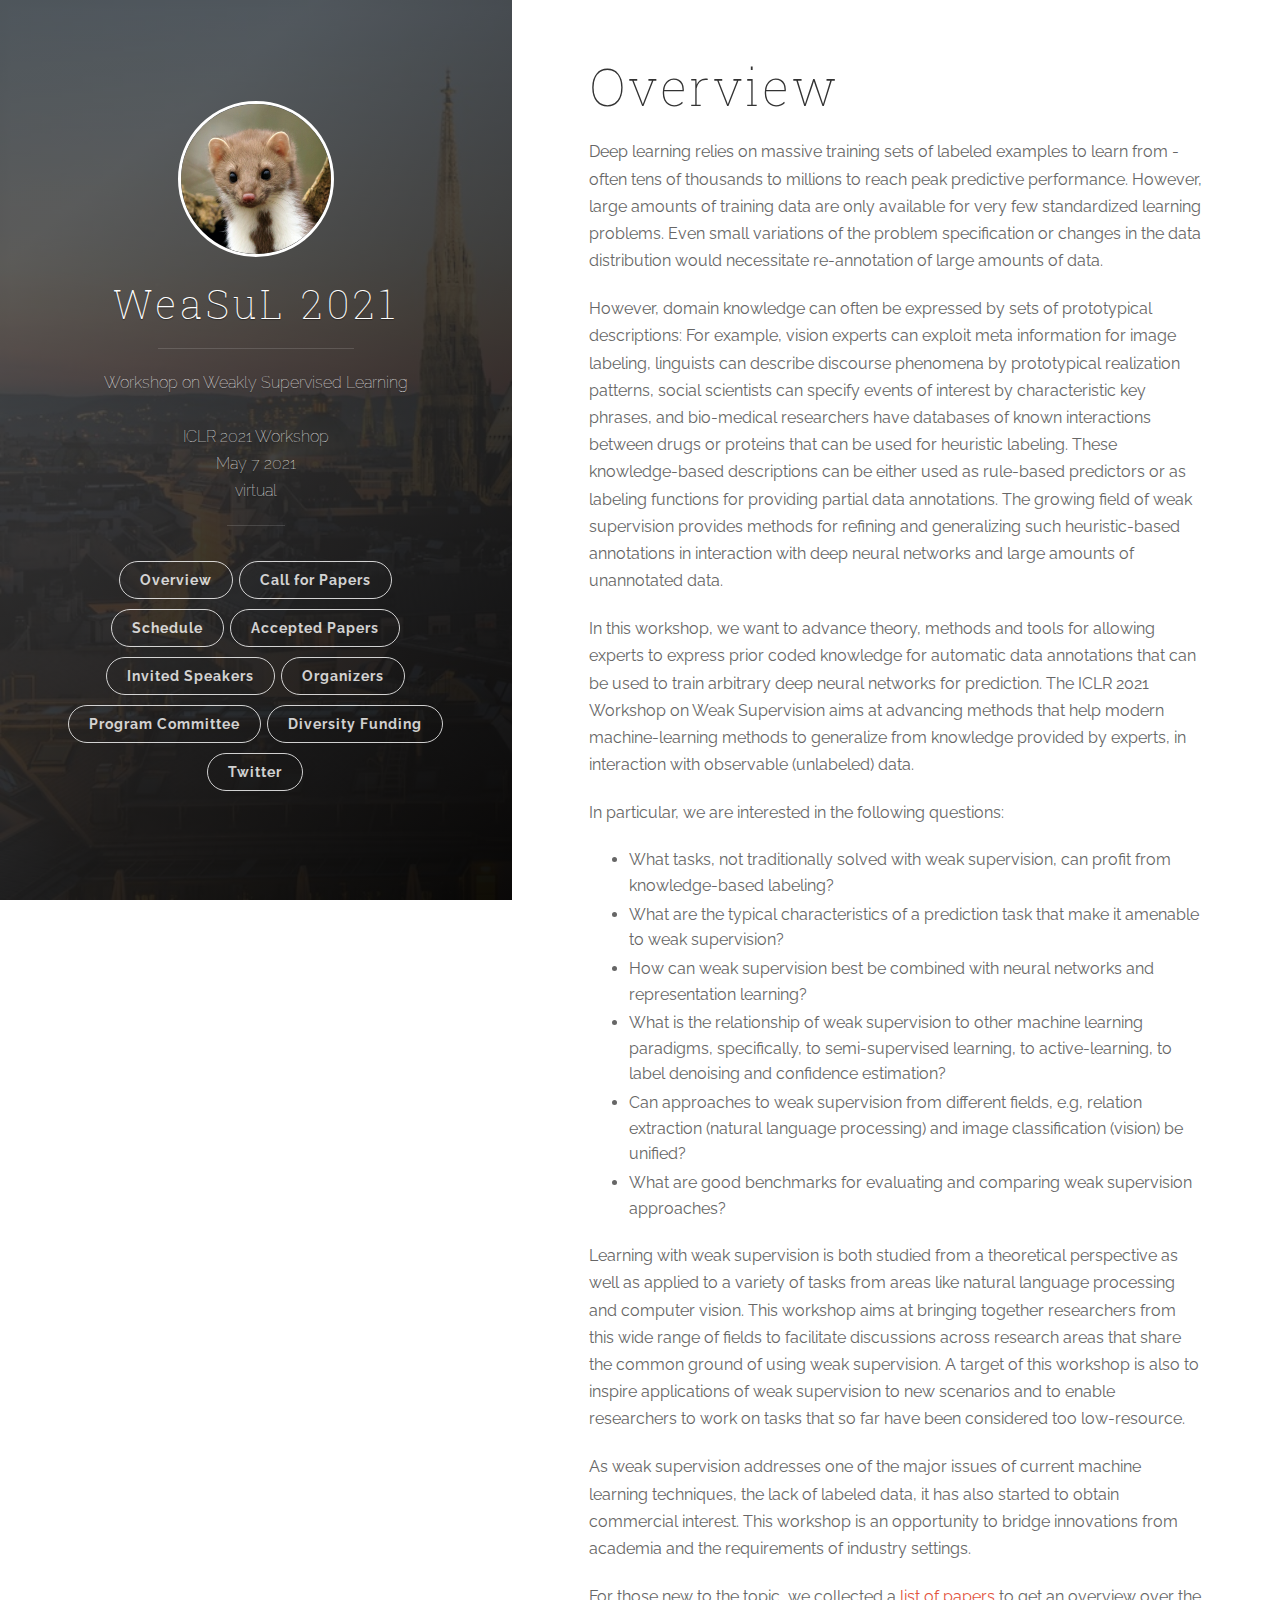
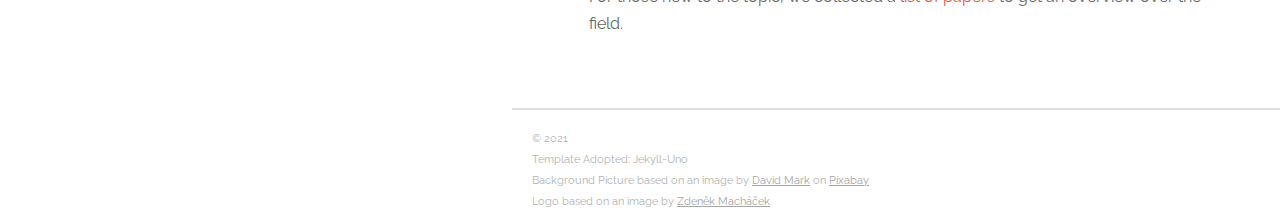
<file: overview/index.html>
<!DOCTYPE html>
<html>
  <head>
  <meta charset="utf-8">
  <meta name="viewport" content="width=device-width initial-scale=1" />
  <meta http-equiv="X-UA-Compatible" content="IE=edge">
  

  <title>Overview</title>
  <meta name="description" content="Workshop on Weakly Supervised Learning <br><br>  ICLR 2021 Workshop <br>May 7 2021<br>virtual">
  <meta name="author" content="Michael A. Hedderich">
  <meta name="HandheldFriendly" content="True">
  <meta name="MobileOptimized" content="320">
  <meta name="apple-mobile-web-app-capable" content="yes">
  <meta name="apple-mobile-web-app-status-bar-style" content="black-translucent">
  <meta name="viewport" content="width=device-width, initial-scale=1, maximum-scale=1">

  <meta name="twitter:card" content="summary">
  <meta name="twitter:title" content="Overview">
  <meta name="twitter:description" content="Workshop on Weakly Supervised Learning <br><br>  ICLR 2021 Workshop <br>May 7 2021<br>virtual">
  

  <meta property="og:type" content="article">
  <meta property="og:title" content="Overview">
  <meta property="og:description" content="Workshop on Weakly Supervised Learning <br><br>  ICLR 2021 Workshop <br>May 7 2021<br>virtual">

  <meta name="theme-color" content="#ffffff">
  
  <link rel="stylesheet" href="/css/main.css?1620201177501264064">
  <link rel="canonical" href="http://localhost:4000/overview/">
</head>


  <body>
    <span class="mobile btn-mobile-menu">
  <i class="icon icon-list btn-mobile-menu__icon"></i>
  <i class="icon icon-x-circle btn-mobile-close__icon hidden"></i>
</span>

<header class="panel-cover" style="background-image: url(/images/barcelona.jpg)">
<!--<header class="panel-cover">-->
  <div class="panel-main">

    <div class="panel-main__inner panel-inverted">
    <div class="panel-main__content">
        <a href="/" title="link to home of WeaSuL 2021">
          <img src="/images/lantern.jpg" class="user-image" alt="Workshop">
          <h1 class="panel-cover__title panel-title">WeaSuL 2021</h1>
        </a>
        <hr class="panel-cover__divider">
        <p class="panel-cover__description">Workshop on Weakly Supervised Learning <br><br>  ICLR 2021 Workshop <br>May 7 2021<br>virtual</p>
        <hr class="panel-cover__divider panel-cover__divider--secondary">

        <div class="navigation-wrapper">

          <nav class="cover-navigation cover-navigation--primary">
            <ul class="navigation">
	      <li class="navigation__item"><a href="/overview" title="overview" class="blog-button">Overview</a></li>
              <li class="navigation__item"><a href="/cfp" title="call for papers" class="blog-button">Call for Papers</a></li>
              <li class="navigation__item"><a href="/schedule" title="Schedule" class="blog-button">Schedule</a></li>
              <li class="navigation__item"><a href="/accpapers" title="accpapers" class="blog-button">Accepted Papers</a></li>
              <li class="navigation__item"><a href="/speakers" title="speakers" class="blog-button">Invited Speakers</a></li>
              <li class="navigation__item"><a href="/organizers" title="organizers" class="blog-button">Organizers</a></li>
              <li class="navigation__item"><a href="/pcom" title="Program Committee" class="blog-button">Program Committee</a></li>
              <li class="navigation__item"><a href="/diversity" title="sponsors" class="blog-button">Diversity Funding</a></li>
              <li class="navigation__item"><a href="https://twitter.com/wea_su">Twitter</a></li>
            </ul>
          </nav>
        </div>

      </div>

    </div>

    <div class="panel-cover--overlay"></div>
  </div>
</header>


    <div class="content-wrapper">
      <div class="content-wrapper__inner">
        <article class="post-container post-container--single">
  <header class="post-header">
    <div class="post-meta">
      <!-- <time datetime="" class="post-meta__date date"></time> -->
      <!-- -->
    </div>
    <h1 class="post-title">Overview</h1>
  </header>

  <section class="post">
    <p>Deep learning relies on massive training sets of labeled examples to learn from - often tens of thousands to millions to reach peak predictive performance. However, large amounts of training data are only available for very few standardized learning problems. Even small variations of the problem specification or changes in the data distribution would necessitate re-annotation of large amounts of data.</p>

<p>However, domain knowledge can often be expressed by sets of prototypical descriptions: For example, vision experts can exploit meta information for image labeling, linguists can describe discourse phenomena by prototypical realization patterns, social scientists can specify events of interest by characteristic key phrases, and bio-medical researchers have databases of known interactions between drugs or proteins that can be used for heuristic labeling. These knowledge-based descriptions can be either used as rule-based predictors or as labeling functions for providing partial data annotations. The growing field of weak supervision provides methods for refining and generalizing such heuristic-based annotations in interaction with deep neural networks and large amounts of unannotated data.</p>

<p>In this workshop, we want to advance theory, methods and tools for allowing experts to express prior coded knowledge for automatic data annotations that can be used to train arbitrary deep neural networks for prediction. The ICLR 2021 Workshop on Weak Supervision aims at advancing methods that help modern machine-learning methods to generalize from knowledge provided by experts, in interaction with observable (unlabeled) data.</p>

<p>In particular, we are interested in the following questions:</p>

<ul>
  <li>What tasks, not traditionally solved with weak supervision, can profit from knowledge-based labeling?</li>
  <li>What are the typical characteristics of a prediction task that make it amenable to weak supervision?</li>
  <li>How can weak supervision best be combined with neural networks and representation learning?</li>
  <li>What is the relationship of weak supervision to other machine learning paradigms, specifically, to semi-supervised learning, to active-learning, to label denoising and confidence estimation?</li>
  <li>Can approaches to weak supervision from different fields, e.g, relation extraction (natural language processing) and image classification (vision) be unified?</li>
  <li>What are good benchmarks for evaluating and comparing weak supervision approaches?</li>
</ul>

<p>Learning with weak supervision is both studied from a theoretical perspective as well as applied to a variety of tasks from areas like natural language processing and computer vision. This workshop aims at bringing together researchers from this wide range of fields to facilitate discussions across research areas that share the common ground of using weak supervision. A target of this workshop is also to inspire applications of weak supervision to new scenarios and to enable researchers to work on tasks that so far have been considered too low-resource.</p>

<p>As weak supervision addresses one of the major issues of current machine learning techniques, the lack of labeled data, it has also started to obtain commercial interest. This workshop is an opportunity to bridge innovations from academia and the requirements of industry settings.</p>

<p>For those new to the topic, we collected a <a href="https://github.com/michael-aloys/awesome-weak-supervision/">list of papers</a> to get an overview over the field.</p>

  </section>
  <!---->
</article>
<!--
-->

      </div>	
      <!-- Global site tag (gtag.js) - Google Analytics -->
<script async src="https://www.googletagmanager.com/gtag/js?id=UA-130203294-1"></script>
<script>
  window.dataLayer = window.dataLayer || [];
  function gtag(){dataLayer.push(arguments);}
  gtag('js', new Date());

  gtag('config', 'UA-130203294-1');
</script>


      <footer class="footer">
  <span class="footer__copyright">&copy; 2021</span>
  <span class="footer__copyright">Template Adopted: Jekyll-Uno</span>
  <span class="footer__copyright">Background Picture based on an image by <a href="https://pixabay.com/de/users/12019-12019/?utm_source=link-attribution&amp;utm_medium=referral&amp;utm_campaign=image&amp;utm_content=1945487">David Mark</a> on <a href="https://pixabay.com/de/?utm_source=link-attribution&amp;utm_medium=referral&amp;utm_campaign=image&amp;utm_content=1945487">Pixabay</a> </span>
  <span class="footer__copyright">Logo based on an image by <a href="https://unsplash.com/@zmachacek?utm_source=unsplash&utm_medium=referral&utm_content=creditCopyText">Zdeněk Macháček</a></span>
</footer>

<script type="text/javascript" src="https://ajax.googleapis.com/ajax/libs/jquery/3.3.1/jquery.min.js"></script>
<script type="text/javascript" src="/js/main.js?1620201177501264064"></script>

    </div>
  </body>
</html>
</file>
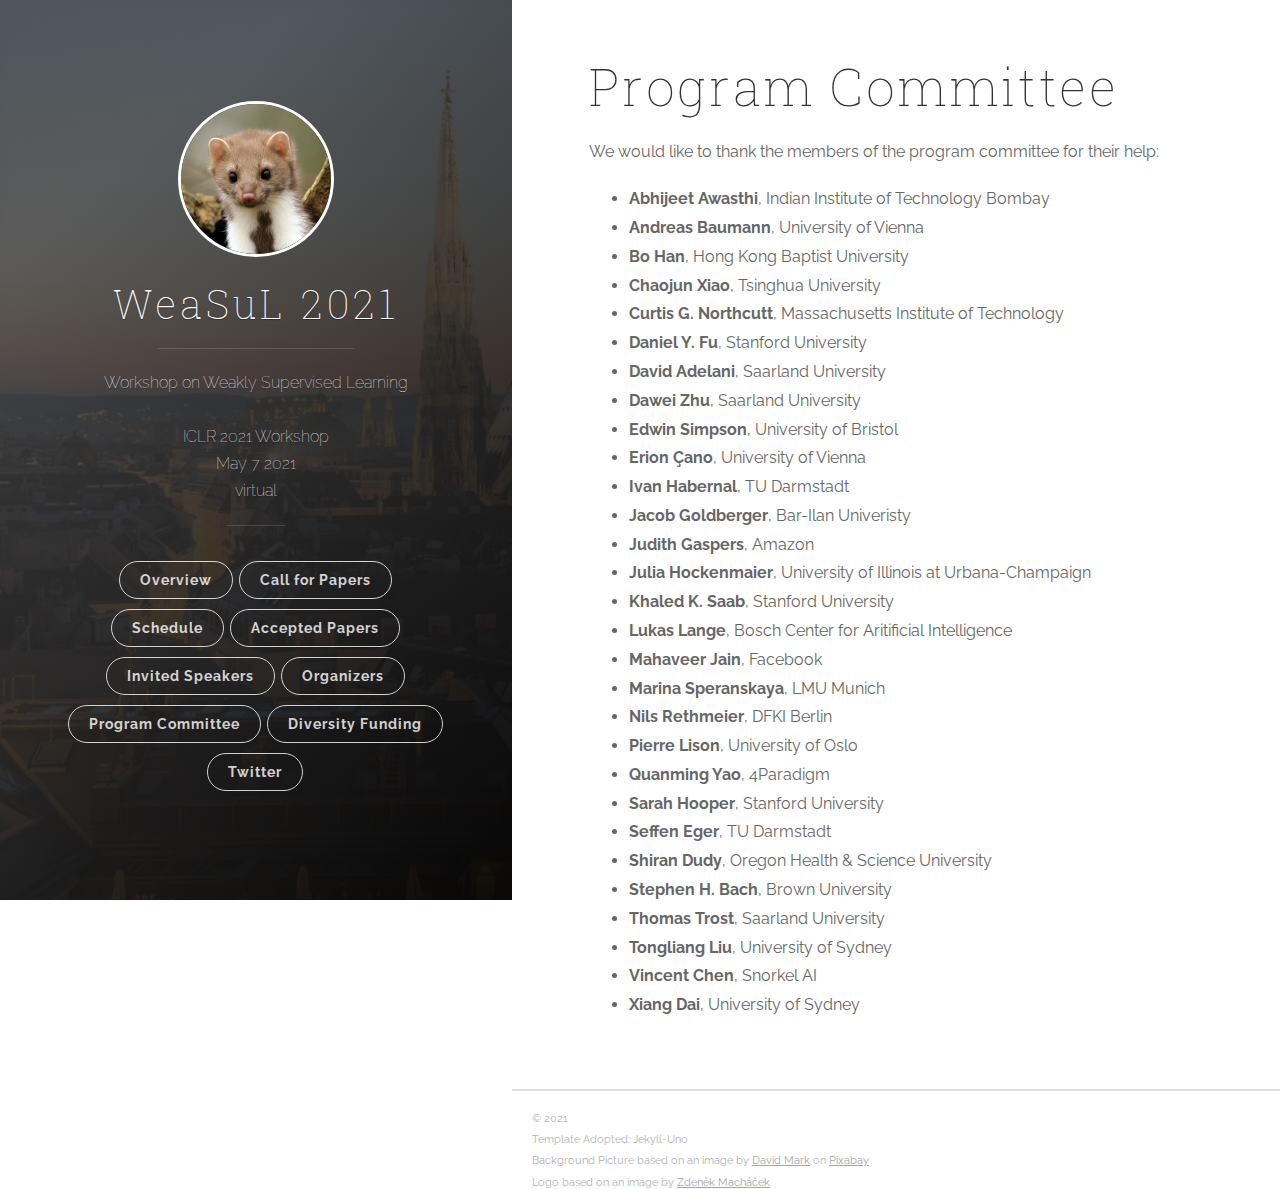
<file: pcom/index.html>
<!DOCTYPE html>
<html>
  <head>
  <meta charset="utf-8">
  <meta name="viewport" content="width=device-width initial-scale=1" />
  <meta http-equiv="X-UA-Compatible" content="IE=edge">
  

  <title>Program Committee</title>
  <meta name="description" content="Workshop on Weakly Supervised Learning <br><br>  ICLR 2021 Workshop <br>May 7 2021<br>virtual">
  <meta name="author" content="Michael A. Hedderich">
  <meta name="HandheldFriendly" content="True">
  <meta name="MobileOptimized" content="320">
  <meta name="apple-mobile-web-app-capable" content="yes">
  <meta name="apple-mobile-web-app-status-bar-style" content="black-translucent">
  <meta name="viewport" content="width=device-width, initial-scale=1, maximum-scale=1">

  <meta name="twitter:card" content="summary">
  <meta name="twitter:title" content="Program Committee">
  <meta name="twitter:description" content="Workshop on Weakly Supervised Learning <br><br>  ICLR 2021 Workshop <br>May 7 2021<br>virtual">
  

  <meta property="og:type" content="article">
  <meta property="og:title" content="Program Committee">
  <meta property="og:description" content="Workshop on Weakly Supervised Learning <br><br>  ICLR 2021 Workshop <br>May 7 2021<br>virtual">

  <meta name="theme-color" content="#ffffff">
  
  <link rel="stylesheet" href="/css/main.css?1618219066842886463">
  <link rel="canonical" href="http://localhost:4000/pcom/">
</head>


  <body>
    <span class="mobile btn-mobile-menu">
  <i class="icon icon-list btn-mobile-menu__icon"></i>
  <i class="icon icon-x-circle btn-mobile-close__icon hidden"></i>
</span>

<header class="panel-cover" style="background-image: url(/images/barcelona.jpg)">
<!--<header class="panel-cover">-->
  <div class="panel-main">

    <div class="panel-main__inner panel-inverted">
    <div class="panel-main__content">
        <a href="/" title="link to home of WeaSuL 2021">
          <img src="/images/lantern.jpg" class="user-image" alt="Workshop">
          <h1 class="panel-cover__title panel-title">WeaSuL 2021</h1>
        </a>
        <hr class="panel-cover__divider">
        <p class="panel-cover__description">Workshop on Weakly Supervised Learning <br><br>  ICLR 2021 Workshop <br>May 7 2021<br>virtual</p>
        <hr class="panel-cover__divider panel-cover__divider--secondary">

        <div class="navigation-wrapper">

          <nav class="cover-navigation cover-navigation--primary">
            <ul class="navigation">
	      <li class="navigation__item"><a href="/overview" title="overview" class="blog-button">Overview</a></li>
              <li class="navigation__item"><a href="/cfp" title="call for papers" class="blog-button">Call for Papers</a></li>
              <li class="navigation__item"><a href="/schedule" title="Schedule" class="blog-button">Schedule</a></li>
              <li class="navigation__item"><a href="/accpapers" title="accpapers" class="blog-button">Accepted Papers</a></li>
              <li class="navigation__item"><a href="/speakers" title="speakers" class="blog-button">Invited Speakers</a></li>
              <li class="navigation__item"><a href="/organizers" title="organizers" class="blog-button">Organizers</a></li>
              <li class="navigation__item"><a href="/pcom" title="Program Committee" class="blog-button">Program Committee</a></li>
              <li class="navigation__item"><a href="/diversity" title="sponsors" class="blog-button">Diversity Funding</a></li>
              <li class="navigation__item"><a href="https://twitter.com/wea_su">Twitter</a></li>
            </ul>
          </nav>
        </div>

      </div>

    </div>

    <div class="panel-cover--overlay"></div>
  </div>
</header>


    <div class="content-wrapper">
      <div class="content-wrapper__inner">
        <article class="post-container post-container--single">
  <header class="post-header">
    <div class="post-meta">
      <!-- <time datetime="" class="post-meta__date date"></time> -->
      <!-- -->
    </div>
    <h1 class="post-title">Program Committee</h1>
  </header>

  <section class="post">
    <p>We would like to thank the members of the program committee for their help:</p>

<ul>
  <li><strong>Abhijeet Awasthi</strong>, Indian Institute of Technology Bombay</li>
  <li><strong>Andreas	Baumann</strong>, University of Vienna</li>
  <li><strong>Bo Han</strong>, Hong Kong Baptist University</li>
  <li><strong>Chaojun Xiao</strong>, Tsinghua University</li>
  <li><strong>Curtis G. Northcutt</strong>, Massachusetts Institute of Technology</li>
  <li><strong>Daniel Y. Fu</strong>, Stanford University</li>
  <li><strong>David Adelani</strong>, Saarland University</li>
  <li><strong>Dawei Zhu</strong>, Saarland University</li>
  <li><strong>Edwin Simpson</strong>, University of Bristol</li>
  <li><strong>Erion Çano</strong>, University of Vienna</li>
  <li><strong>Ivan Habernal</strong>, TU Darmstadt</li>
  <li><strong>Jacob Goldberger</strong>, Bar-Ilan Univeristy</li>
  <li><strong>Judith Gaspers</strong>, Amazon</li>
  <li><strong>Julia Hockenmaier</strong>, University of Illinois at Urbana-Champaign</li>
  <li><strong>Khaled K. Saab</strong>, Stanford University</li>
  <li><strong>Lukas Lange</strong>, Bosch Center for Aritificial Intelligence</li>
  <li><strong>Mahaveer Jain</strong>, Facebook</li>
  <li><strong>Marina Speranskaya</strong>, LMU Munich</li>
  <li><strong>Nils Rethmeier</strong>, DFKI Berlin</li>
  <li><strong>Pierre Lison</strong>, University of Oslo</li>
  <li><strong>Quanming Yao</strong>, 4Paradigm</li>
  <li><strong>Sarah Hooper</strong>, Stanford University</li>
  <li><strong>Seffen Eger</strong>, TU Darmstadt</li>
  <li><strong>Shiran Dudy</strong>, Oregon Health &amp; Science University</li>
  <li><strong>Stephen	H. Bach</strong>, Brown University</li>
  <li><strong>Thomas Trost</strong>, Saarland University</li>
  <li><strong>Tongliang Liu</strong>, University of Sydney</li>
  <li><strong>Vincent Chen</strong>, Snorkel AI</li>
  <li><strong>Xiang Dai</strong>, University of Sydney</li>
</ul>

  </section>
  <!---->
</article>
<!--
-->

      </div>	
      <!-- Global site tag (gtag.js) - Google Analytics -->
<script async src="https://www.googletagmanager.com/gtag/js?id=UA-130203294-1"></script>
<script>
  window.dataLayer = window.dataLayer || [];
  function gtag(){dataLayer.push(arguments);}
  gtag('js', new Date());

  gtag('config', 'UA-130203294-1');
</script>


      <footer class="footer">
  <span class="footer__copyright">&copy; 2021</span>
  <span class="footer__copyright">Template Adopted: Jekyll-Uno</span>
  <span class="footer__copyright">Background Picture based on an image by <a href="https://pixabay.com/de/users/12019-12019/?utm_source=link-attribution&amp;utm_medium=referral&amp;utm_campaign=image&amp;utm_content=1945487">David Mark</a> on <a href="https://pixabay.com/de/?utm_source=link-attribution&amp;utm_medium=referral&amp;utm_campaign=image&amp;utm_content=1945487">Pixabay</a> </span>
  <span class="footer__copyright">Logo based on an image by <a href="https://unsplash.com/@zmachacek?utm_source=unsplash&utm_medium=referral&utm_content=creditCopyText">Zdeněk Macháček</a></span>
</footer>

<script type="text/javascript" src="https://ajax.googleapis.com/ajax/libs/jquery/3.3.1/jquery.min.js"></script>
<script type="text/javascript" src="/js/main.js?1618219066842886463"></script>

    </div>
  </body>
</html>
</file>
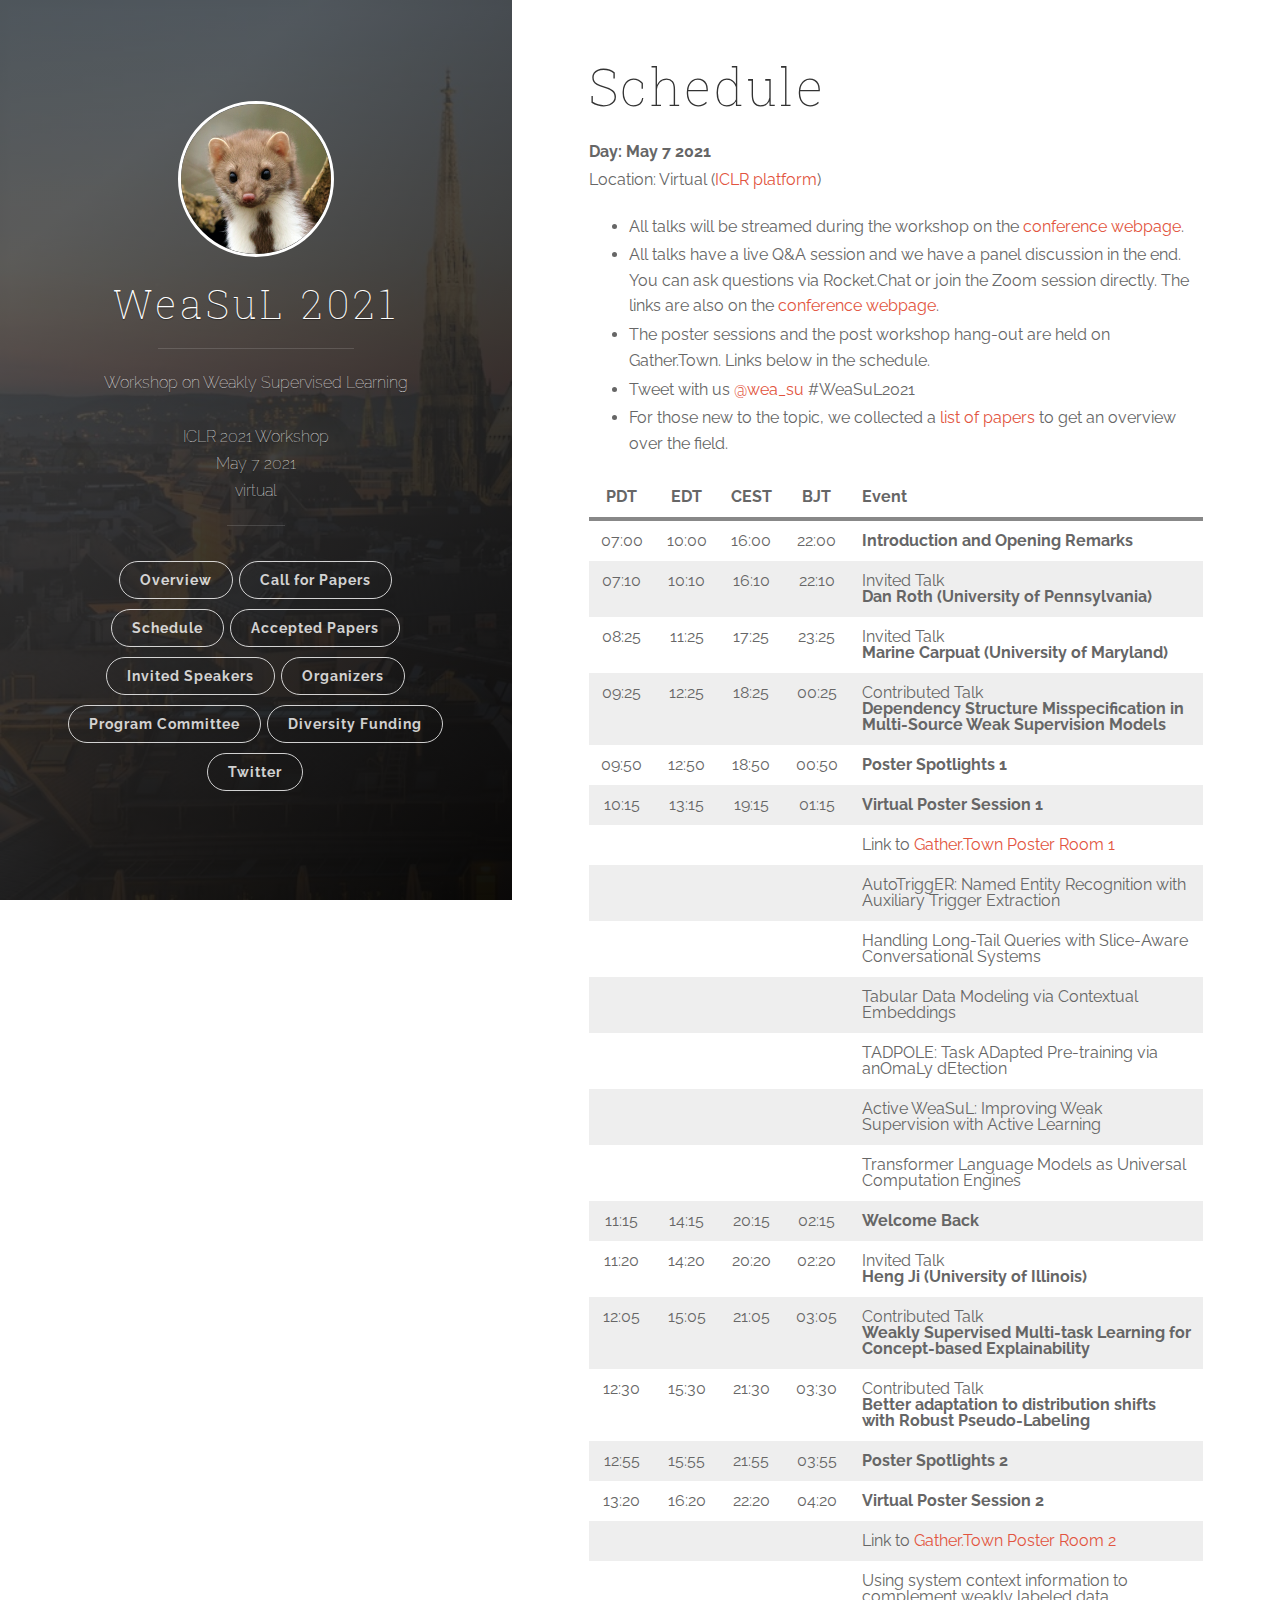
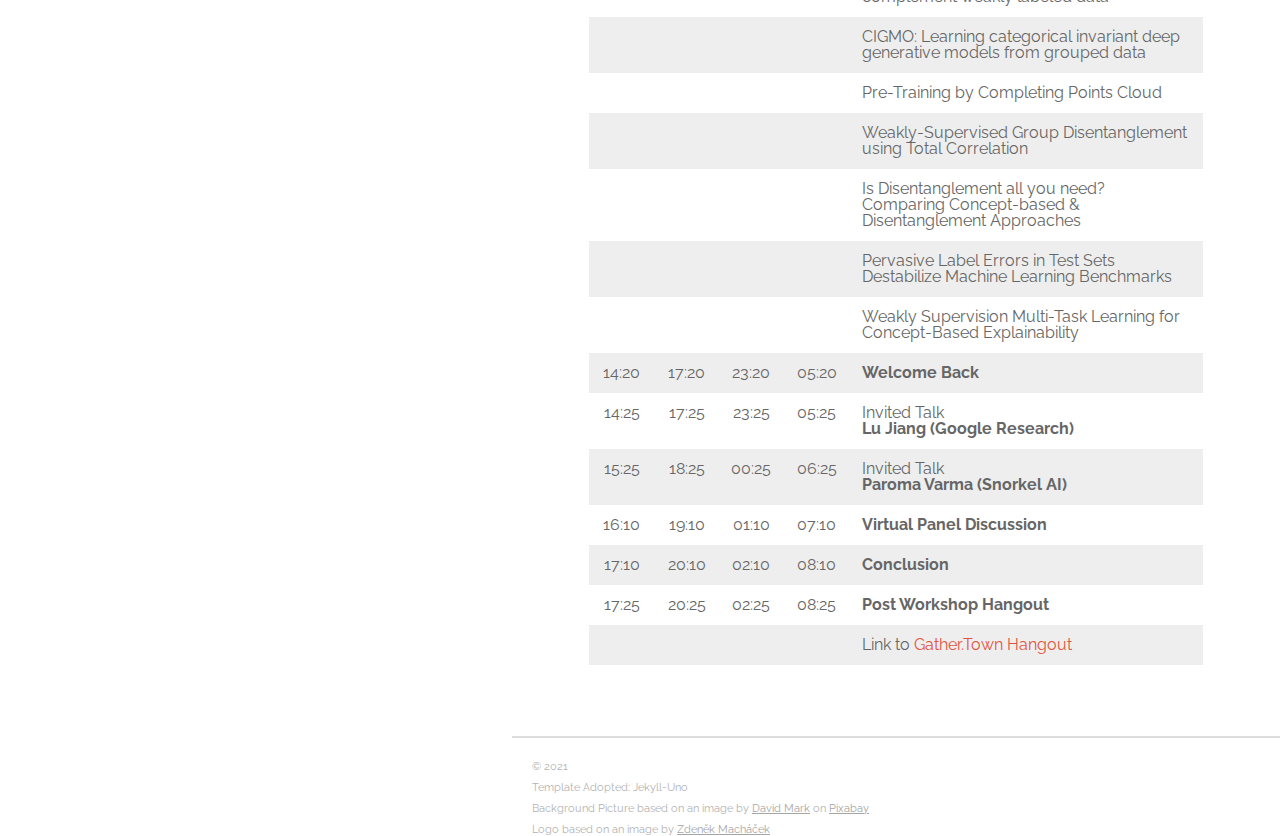
<file: schedule/index.html>
<!DOCTYPE html>
<html>
  <head>
  <meta charset="utf-8">
  <meta name="viewport" content="width=device-width initial-scale=1" />
  <meta http-equiv="X-UA-Compatible" content="IE=edge">
  

  <title>Schedule</title>
  <meta name="description" content="Workshop on Weakly Supervised Learning <br><br>  ICLR 2021 Workshop <br>May 7 2021<br>virtual">
  <meta name="author" content="Michael A. Hedderich">
  <meta name="HandheldFriendly" content="True">
  <meta name="MobileOptimized" content="320">
  <meta name="apple-mobile-web-app-capable" content="yes">
  <meta name="apple-mobile-web-app-status-bar-style" content="black-translucent">
  <meta name="viewport" content="width=device-width, initial-scale=1, maximum-scale=1">

  <meta name="twitter:card" content="summary">
  <meta name="twitter:title" content="Schedule">
  <meta name="twitter:description" content="Workshop on Weakly Supervised Learning <br><br>  ICLR 2021 Workshop <br>May 7 2021<br>virtual">
  

  <meta property="og:type" content="article">
  <meta property="og:title" content="Schedule">
  <meta property="og:description" content="Workshop on Weakly Supervised Learning <br><br>  ICLR 2021 Workshop <br>May 7 2021<br>virtual">

  <meta name="theme-color" content="#ffffff">
  
  <link rel="stylesheet" href="/css/main.css?1620322906432136449">
  <link rel="canonical" href="http://localhost:4000/schedule/">
</head>


  <body>
    <span class="mobile btn-mobile-menu">
  <i class="icon icon-list btn-mobile-menu__icon"></i>
  <i class="icon icon-x-circle btn-mobile-close__icon hidden"></i>
</span>

<header class="panel-cover" style="background-image: url(/images/barcelona.jpg)">
<!--<header class="panel-cover">-->
  <div class="panel-main">

    <div class="panel-main__inner panel-inverted">
    <div class="panel-main__content">
        <a href="/" title="link to home of WeaSuL 2021">
          <img src="/images/lantern.jpg" class="user-image" alt="Workshop">
          <h1 class="panel-cover__title panel-title">WeaSuL 2021</h1>
        </a>
        <hr class="panel-cover__divider">
        <p class="panel-cover__description">Workshop on Weakly Supervised Learning <br><br>  ICLR 2021 Workshop <br>May 7 2021<br>virtual</p>
        <hr class="panel-cover__divider panel-cover__divider--secondary">

        <div class="navigation-wrapper">

          <nav class="cover-navigation cover-navigation--primary">
            <ul class="navigation">
	      <li class="navigation__item"><a href="/overview" title="overview" class="blog-button">Overview</a></li>
              <li class="navigation__item"><a href="/cfp" title="call for papers" class="blog-button">Call for Papers</a></li>
              <li class="navigation__item"><a href="/schedule" title="Schedule" class="blog-button">Schedule</a></li>
              <li class="navigation__item"><a href="/accpapers" title="accpapers" class="blog-button">Accepted Papers</a></li>
              <li class="navigation__item"><a href="/speakers" title="speakers" class="blog-button">Invited Speakers</a></li>
              <li class="navigation__item"><a href="/organizers" title="organizers" class="blog-button">Organizers</a></li>
              <li class="navigation__item"><a href="/pcom" title="Program Committee" class="blog-button">Program Committee</a></li>
              <li class="navigation__item"><a href="/diversity" title="sponsors" class="blog-button">Diversity Funding</a></li>
              <li class="navigation__item"><a href="https://twitter.com/wea_su">Twitter</a></li>
            </ul>
          </nav>
        </div>

      </div>

    </div>

    <div class="panel-cover--overlay"></div>
  </div>
</header>


    <div class="content-wrapper">
      <div class="content-wrapper__inner">
        <article class="post-container post-container--single">
  <header class="post-header">
    <div class="post-meta">
      <!-- <time datetime="" class="post-meta__date date"></time> -->
      <!-- -->
    </div>
    <h1 class="post-title">Schedule</h1>
  </header>

  <section class="post">
    <p><strong>Day: May 7 2021</strong><br />
Location: Virtual (<a href="https://iclr.cc/virtual/2021/workshop/2144">ICLR platform</a>)</p>

<ul>
<li>All talks will be streamed during the workshop on the <a href="https://iclr.cc/virtual/2021/workshop/2144">conference webpage</a>.</li>
<li>All talks have a live Q&amp;A session and we have a panel discussion in the end.
You can ask questions via Rocket.Chat or join the Zoom session directly. The links are also on the <a href="https://iclr.cc/virtual/2021/workshop/2144">conference webpage</a>.</li>
<li>The poster sessions and the post workshop hang-out are held on Gather.Town. Links below in the schedule.</li>
<li>Tweet with us <a href="https://twitter.com/wea_su">@wea_su</a> #WeaSuL2021</li>
<li>For those new to the topic, we collected a <a href="https://github.com/michael-aloys/awesome-weak-supervision/">list of papers</a> to get an overview over the field.</li>
</ul>

<table>
  <thead>
    <tr>
      <th style="text-align: center">PDT</th>
      <th style="text-align: center">EDT</th>
      <th style="text-align: center">CEST</th>
      <th style="text-align: center">BJT</th>
      <th style="text-align: left">Event</th>
    </tr>
  </thead>
  <tbody>
    <tr>
      <td style="text-align: center">07:00</td>
      <td style="text-align: center">10:00</td>
      <td style="text-align: center">16:00</td>
      <td style="text-align: center">22:00</td>
      <td style="text-align: left"><strong>Introduction and Opening Remarks</strong></td>
    </tr>
    <tr>
      <td style="text-align: center">07:10</td>
      <td style="text-align: center">10:10</td>
      <td style="text-align: center">16:10</td>
      <td style="text-align: center">22:10</td>
      <td style="text-align: left">Invited Talk <br /> <strong>Dan Roth (University of Pennsylvania)</strong></td>
    </tr>
    <tr>
      <td style="text-align: center">08:25</td>
      <td style="text-align: center">11:25</td>
      <td style="text-align: center">17:25</td>
      <td style="text-align: center">23:25</td>
      <td style="text-align: left">Invited Talk <br /> <strong>Marine Carpuat (University of Maryland)</strong></td>
    </tr>
    <tr>
      <td style="text-align: center">09:25</td>
      <td style="text-align: center">12:25</td>
      <td style="text-align: center">18:25</td>
      <td style="text-align: center">00:25</td>
      <td style="text-align: left">Contributed Talk <br /> <strong>Dependency Structure Misspecification in Multi-Source Weak Supervision Models</strong></td>
    </tr>
    <tr>
      <td style="text-align: center">09:50</td>
      <td style="text-align: center">12:50</td>
      <td style="text-align: center">18:50</td>
      <td style="text-align: center">00:50</td>
      <td style="text-align: left"><strong>Poster Spotlights 1</strong></td>
    </tr>
    <tr>
      <td style="text-align: center">10:15</td>
      <td style="text-align: center">13:15</td>
      <td style="text-align: center">19:15</td>
      <td style="text-align: center">01:15</td>
      <td style="text-align: left"><strong>Virtual Poster Session 1</strong></td>
    </tr>
    <tr>
      <td style="text-align: center"> </td>
      <td style="text-align: center"> </td>
      <td style="text-align: center"> </td>
      <td style="text-align: center"> </td>
      <td style="text-align: left">Link to <a href="https://eventhosts.gather.town/app/nOddpFRt40CLg9Tj/WeaSuL%20-%20Postersession1">Gather.Town Poster Room 1</a></td>
    </tr>
    <tr>
      <td style="text-align: center"> </td>
      <td style="text-align: center"> </td>
      <td style="text-align: center"> </td>
      <td style="text-align: center"> </td>
      <td style="text-align: left">AutoTriggER: Named Entity Recognition with Auxiliary Trigger Extraction</td>
    </tr>
    <tr>
      <td style="text-align: center"> </td>
      <td style="text-align: center"> </td>
      <td style="text-align: center"> </td>
      <td style="text-align: center"> </td>
      <td style="text-align: left">Handling Long-Tail Queries with Slice-Aware Conversational Systems</td>
    </tr>
    <tr>
      <td style="text-align: center"> </td>
      <td style="text-align: center"> </td>
      <td style="text-align: center"> </td>
      <td style="text-align: center"> </td>
      <td style="text-align: left">Tabular Data Modeling via Contextual Embeddings</td>
    </tr>
    <tr>
      <td style="text-align: center"> </td>
      <td style="text-align: center"> </td>
      <td style="text-align: center"> </td>
      <td style="text-align: center"> </td>
      <td style="text-align: left">TADPOLE: Task ADapted Pre-training via anOmaLy dEtection</td>
    </tr>
    <tr>
      <td style="text-align: center"> </td>
      <td style="text-align: center"> </td>
      <td style="text-align: center"> </td>
      <td style="text-align: center"> </td>
      <td style="text-align: left">Active WeaSuL: Improving Weak Supervision with Active Learning</td>
    </tr>
    <tr>
      <td style="text-align: center"> </td>
      <td style="text-align: center"> </td>
      <td style="text-align: center"> </td>
      <td style="text-align: center"> </td>
      <td style="text-align: left">Transformer Language Models as Universal Computation Engines</td>
    </tr>
    <tr>
      <td style="text-align: center">11:15</td>
      <td style="text-align: center">14:15</td>
      <td style="text-align: center">20:15</td>
      <td style="text-align: center">02:15</td>
      <td style="text-align: left"><strong>Welcome Back</strong></td>
    </tr>
    <tr>
      <td style="text-align: center">11:20</td>
      <td style="text-align: center">14:20</td>
      <td style="text-align: center">20:20</td>
      <td style="text-align: center">02:20</td>
      <td style="text-align: left">Invited Talk <br /> <strong>Heng Ji (University of Illinois)</strong></td>
    </tr>
    <tr>
      <td style="text-align: center">12:05</td>
      <td style="text-align: center">15:05</td>
      <td style="text-align: center">21:05</td>
      <td style="text-align: center">03:05</td>
      <td style="text-align: left">Contributed Talk <br /> <strong>Weakly Supervised Multi-task Learning for Concept-based Explainability</strong></td>
    </tr>
    <tr>
      <td style="text-align: center">12:30</td>
      <td style="text-align: center">15:30</td>
      <td style="text-align: center">21:30</td>
      <td style="text-align: center">03:30</td>
      <td style="text-align: left">Contributed Talk <br /> <strong>Better adaptation to distribution shifts with Robust Pseudo-Labeling</strong></td>
    </tr>
    <tr>
      <td style="text-align: center">12:55</td>
      <td style="text-align: center">15:55</td>
      <td style="text-align: center">21:55</td>
      <td style="text-align: center">03:55</td>
      <td style="text-align: left"><strong>Poster Spotlights 2</strong></td>
    </tr>
    <tr>
      <td style="text-align: center">13:20</td>
      <td style="text-align: center">16:20</td>
      <td style="text-align: center">22:20</td>
      <td style="text-align: center">04:20</td>
      <td style="text-align: left"><strong>Virtual Poster Session 2</strong></td>
    </tr>
    <tr>
      <td style="text-align: center"> </td>
      <td style="text-align: center"> </td>
      <td style="text-align: center"> </td>
      <td style="text-align: center"> </td>
      <td style="text-align: left">Link to <a href="https://eventhosts.gather.town/app/ru46P5dx8ifmJKMv/WeaSuL%20-%20Postersession%202">Gather.Town Poster Room 2</a></td>
    </tr>
    <tr>
      <td style="text-align: center"> </td>
      <td style="text-align: center"> </td>
      <td style="text-align: center"> </td>
      <td style="text-align: center"> </td>
      <td style="text-align: left">Using system context information to complement weakly labeled data</td>
    </tr>
    <tr>
      <td style="text-align: center"> </td>
      <td style="text-align: center"> </td>
      <td style="text-align: center"> </td>
      <td style="text-align: center"> </td>
      <td style="text-align: left">CIGMO: Learning categorical invariant deep generative models from grouped data</td>
    </tr>
    <tr>
      <td style="text-align: center"> </td>
      <td style="text-align: center"> </td>
      <td style="text-align: center"> </td>
      <td style="text-align: center"> </td>
      <td style="text-align: left">Pre-Training by Completing Points Cloud</td>
    </tr>
    <tr>
      <td style="text-align: center"> </td>
      <td style="text-align: center"> </td>
      <td style="text-align: center"> </td>
      <td style="text-align: center"> </td>
      <td style="text-align: left">Weakly-Supervised Group Disentanglement using Total Correlation</td>
    </tr>
    <tr>
      <td style="text-align: center"> </td>
      <td style="text-align: center"> </td>
      <td style="text-align: center"> </td>
      <td style="text-align: center"> </td>
      <td style="text-align: left">Is Disentanglement all you need? Comparing Concept-based &amp; Disentanglement Approaches</td>
    </tr>
    <tr>
      <td style="text-align: center"> </td>
      <td style="text-align: center"> </td>
      <td style="text-align: center"> </td>
      <td style="text-align: center"> </td>
      <td style="text-align: left">Pervasive Label Errors in Test Sets Destabilize Machine Learning Benchmarks</td>
    </tr>
    <tr>
      <td style="text-align: center"> </td>
      <td style="text-align: center"> </td>
      <td style="text-align: center"> </td>
      <td style="text-align: center"> </td>
      <td style="text-align: left">Weakly Supervision Multi-Task Learning for Concept-Based Explainability</td>
    </tr>
    <tr>
      <td style="text-align: center">14:20</td>
      <td style="text-align: center">17:20</td>
      <td style="text-align: center">23:20</td>
      <td style="text-align: center">05:20</td>
      <td style="text-align: left"><strong>Welcome Back</strong></td>
    </tr>
    <tr>
      <td style="text-align: center">14:25</td>
      <td style="text-align: center">17:25</td>
      <td style="text-align: center">23:25</td>
      <td style="text-align: center">05:25</td>
      <td style="text-align: left">Invited Talk <br /> <strong>Lu Jiang (Google Research)</strong></td>
    </tr>
    <tr>
      <td style="text-align: center">15:25</td>
      <td style="text-align: center">18:25</td>
      <td style="text-align: center">00:25</td>
      <td style="text-align: center">06:25</td>
      <td style="text-align: left">Invited Talk <br /> <strong>Paroma Varma (Snorkel AI)</strong></td>
    </tr>
    <tr>
      <td style="text-align: center">16:10</td>
      <td style="text-align: center">19:10</td>
      <td style="text-align: center">01:10</td>
      <td style="text-align: center">07:10</td>
      <td style="text-align: left"><strong>Virtual Panel Discussion</strong></td>
    </tr>
    <tr>
      <td style="text-align: center">17:10</td>
      <td style="text-align: center">20:10</td>
      <td style="text-align: center">02:10</td>
      <td style="text-align: center">08:10</td>
      <td style="text-align: left"><strong>Conclusion</strong></td>
    </tr>
    <tr>
      <td style="text-align: center">17:25</td>
      <td style="text-align: center">20:25</td>
      <td style="text-align: center">02:25</td>
      <td style="text-align: center">08:25</td>
      <td style="text-align: left"><strong>Post Workshop Hangout</strong></td>
    </tr>
    <tr>
      <td style="text-align: center"> </td>
      <td style="text-align: center"> </td>
      <td style="text-align: center"> </td>
      <td style="text-align: center"> </td>
      <td style="text-align: left">Link to <a href="https://eventhosts.gather.town/app/nOddpFRt40CLg9Tj/WeaSuL%20-%20Postersession1">Gather.Town Hangout</a></td>
    </tr>
  </tbody>
</table>

  </section>
  <!---->
</article>
<!--
-->

      </div>	
      <!-- Global site tag (gtag.js) - Google Analytics -->
<script async src="https://www.googletagmanager.com/gtag/js?id=UA-130203294-1"></script>
<script>
  window.dataLayer = window.dataLayer || [];
  function gtag(){dataLayer.push(arguments);}
  gtag('js', new Date());

  gtag('config', 'UA-130203294-1');
</script>


      <footer class="footer">
  <span class="footer__copyright">&copy; 2021</span>
  <span class="footer__copyright">Template Adopted: Jekyll-Uno</span>
  <span class="footer__copyright">Background Picture based on an image by <a href="https://pixabay.com/de/users/12019-12019/?utm_source=link-attribution&amp;utm_medium=referral&amp;utm_campaign=image&amp;utm_content=1945487">David Mark</a> on <a href="https://pixabay.com/de/?utm_source=link-attribution&amp;utm_medium=referral&amp;utm_campaign=image&amp;utm_content=1945487">Pixabay</a> </span>
  <span class="footer__copyright">Logo based on an image by <a href="https://unsplash.com/@zmachacek?utm_source=unsplash&utm_medium=referral&utm_content=creditCopyText">Zdeněk Macháček</a></span>
</footer>

<script type="text/javascript" src="https://ajax.googleapis.com/ajax/libs/jquery/3.3.1/jquery.min.js"></script>
<script type="text/javascript" src="/js/main.js?1620322906432136449"></script>

    </div>
  </body>
</html>
</file>
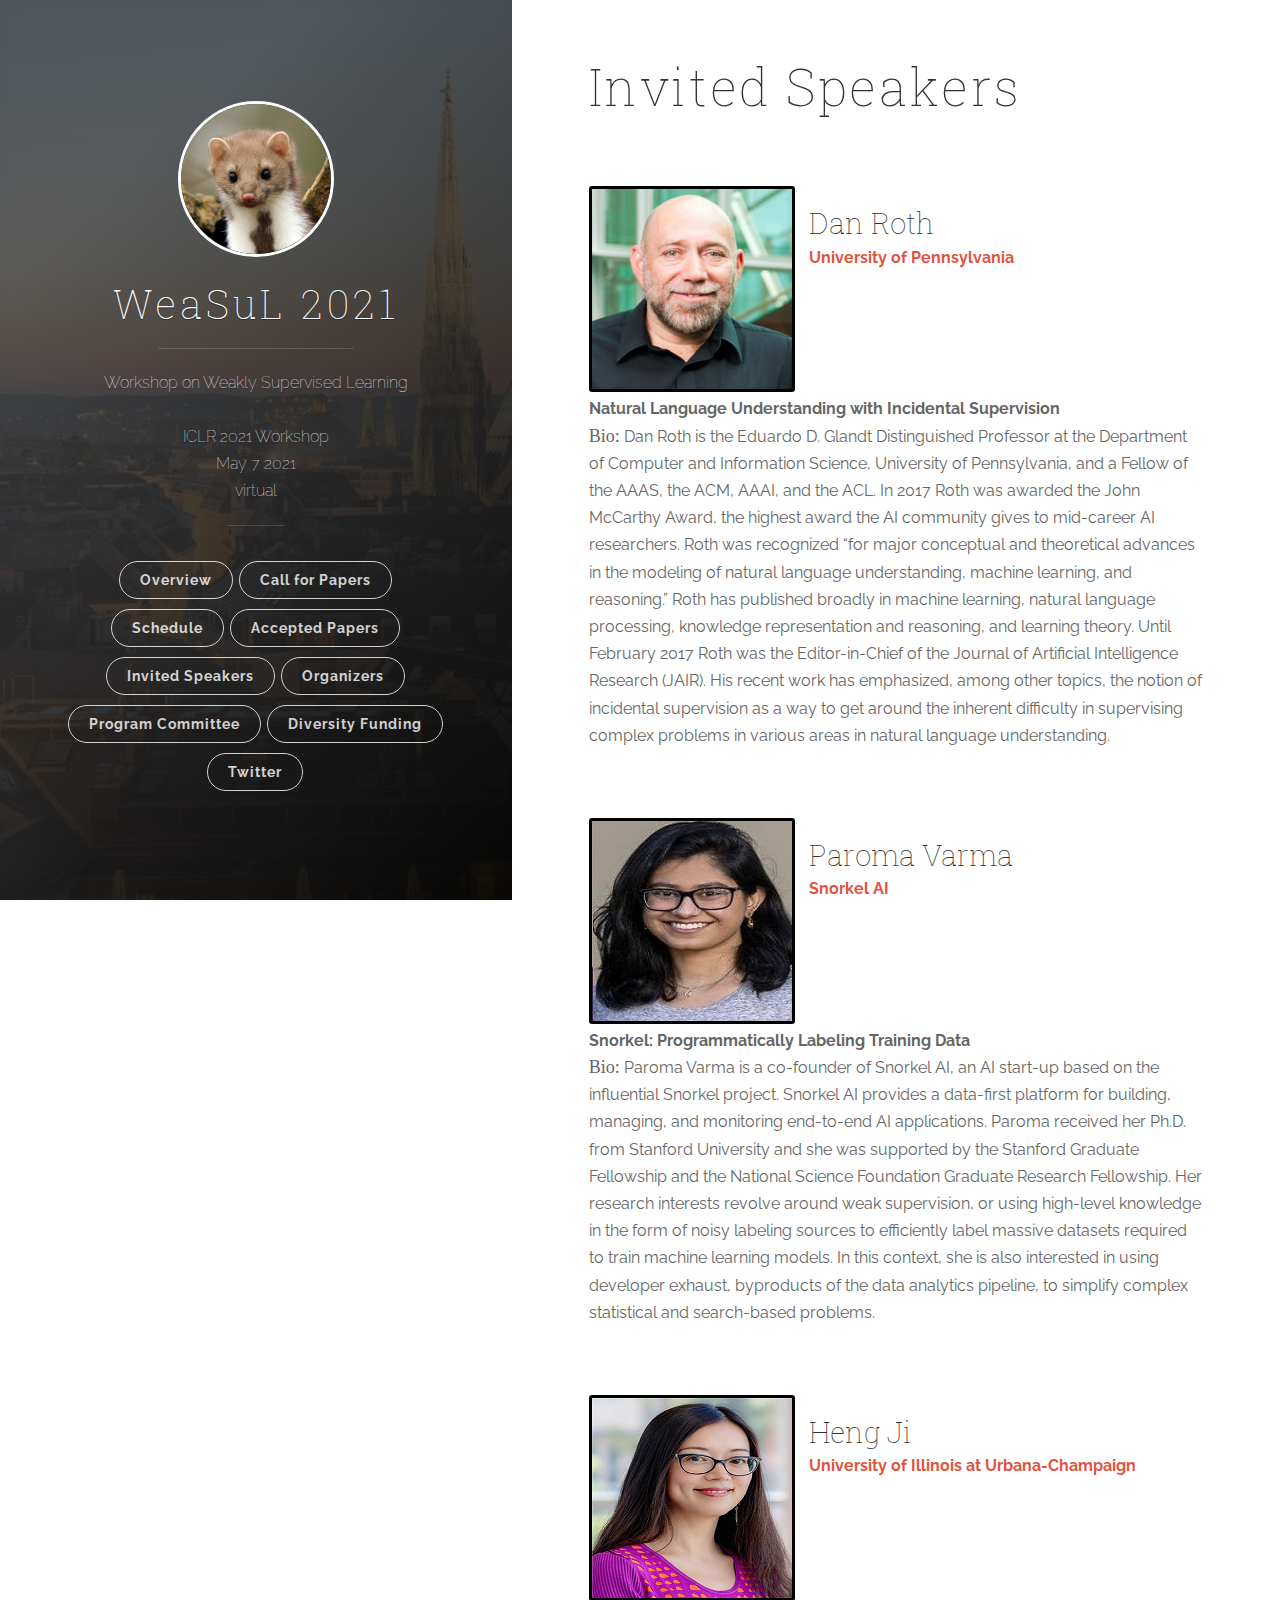
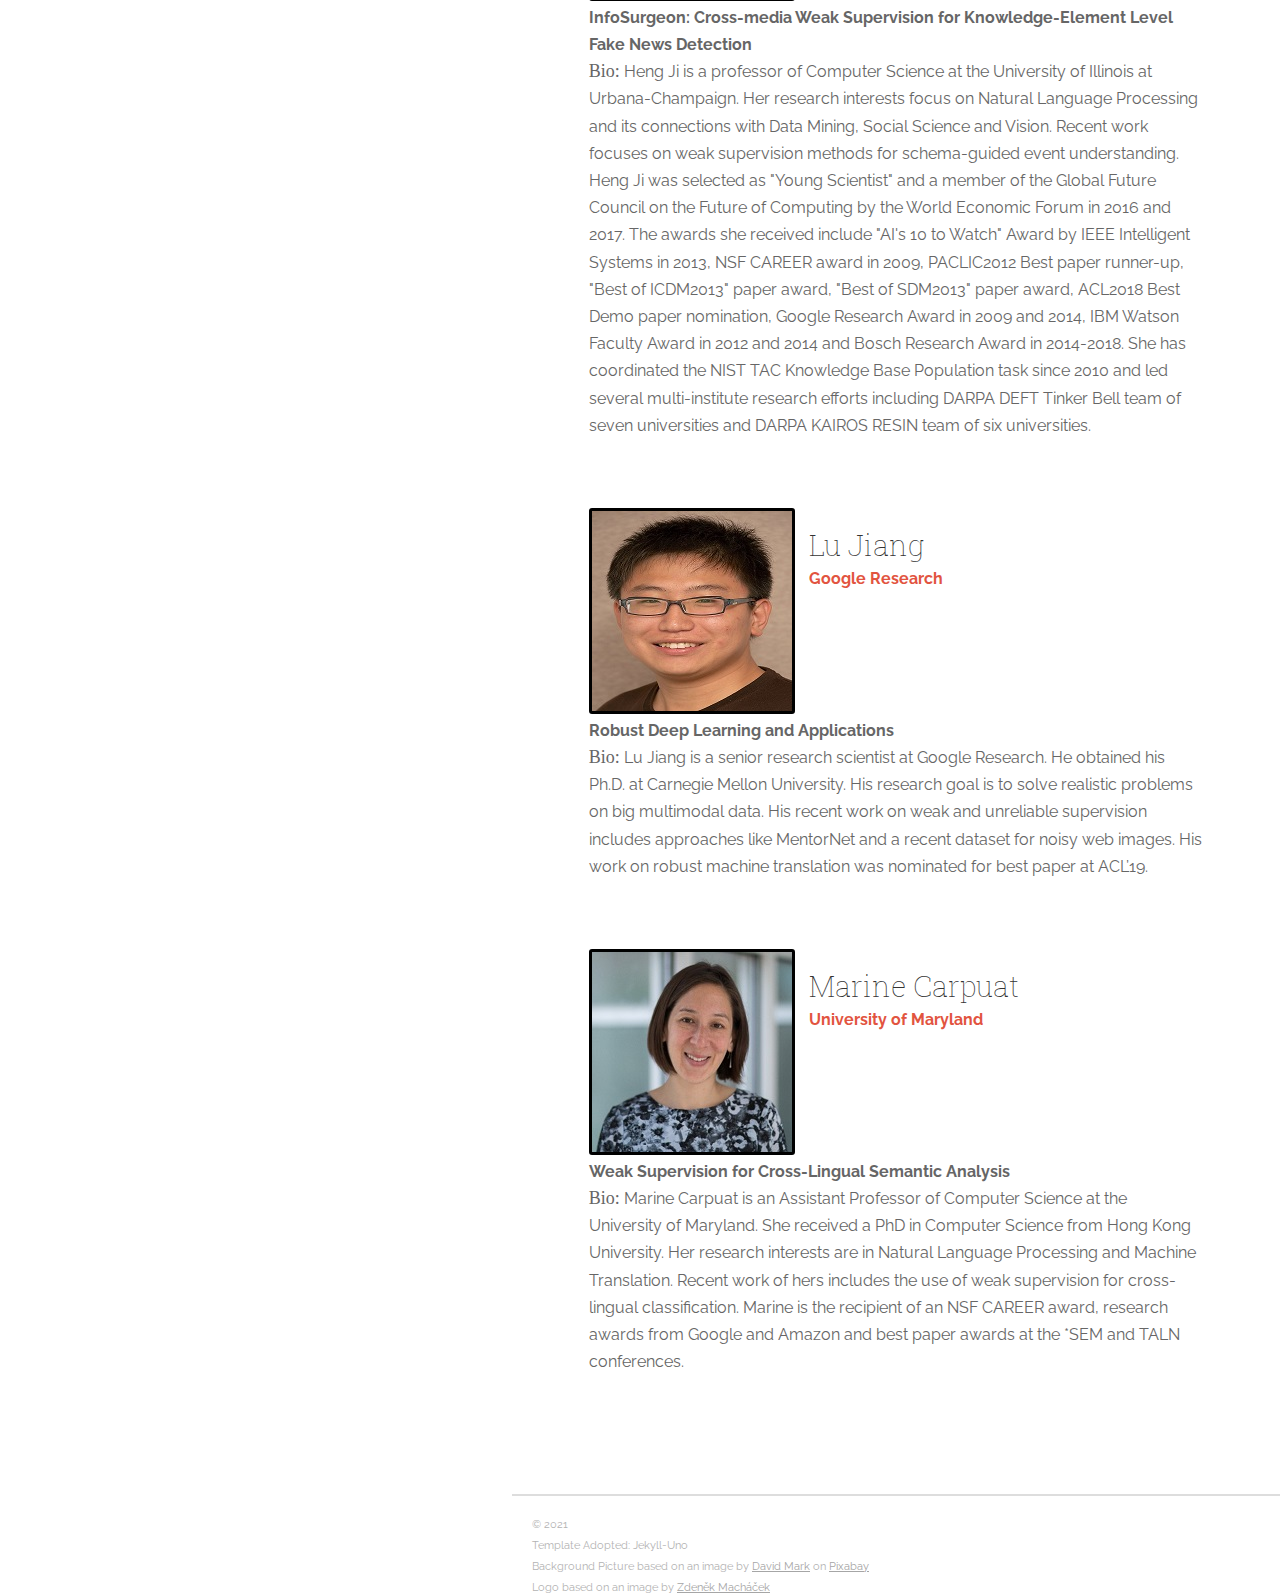
<file: speakers/index.html>
<!DOCTYPE html>
<html>
  <head>
  <meta charset="utf-8">
  <meta name="viewport" content="width=device-width initial-scale=1" />
  <meta http-equiv="X-UA-Compatible" content="IE=edge">
  

  <title>Invited Speakers</title>
  <meta name="description" content="Workshop on Weakly Supervised Learning <br><br>  ICLR 2021 Workshop <br>May 7 2021<br>virtual">
  <meta name="author" content="Michael A. Hedderich">
  <meta name="HandheldFriendly" content="True">
  <meta name="MobileOptimized" content="320">
  <meta name="apple-mobile-web-app-capable" content="yes">
  <meta name="apple-mobile-web-app-status-bar-style" content="black-translucent">
  <meta name="viewport" content="width=device-width, initial-scale=1, maximum-scale=1">

  <meta name="twitter:card" content="summary">
  <meta name="twitter:title" content="Invited Speakers">
  <meta name="twitter:description" content="Workshop on Weakly Supervised Learning <br><br>  ICLR 2021 Workshop <br>May 7 2021<br>virtual">
  

  <meta property="og:type" content="article">
  <meta property="og:title" content="Invited Speakers">
  <meta property="og:description" content="Workshop on Weakly Supervised Learning <br><br>  ICLR 2021 Workshop <br>May 7 2021<br>virtual">

  <meta name="theme-color" content="#ffffff">
  
  <link rel="stylesheet" href="/css/main.css?1620030945354872081">
  <link rel="canonical" href="http://localhost:4000/speakers/">
</head>


  <body>
    <span class="mobile btn-mobile-menu">
  <i class="icon icon-list btn-mobile-menu__icon"></i>
  <i class="icon icon-x-circle btn-mobile-close__icon hidden"></i>
</span>

<header class="panel-cover" style="background-image: url(/images/barcelona.jpg)">
<!--<header class="panel-cover">-->
  <div class="panel-main">

    <div class="panel-main__inner panel-inverted">
    <div class="panel-main__content">
        <a href="/" title="link to home of WeaSuL 2021">
          <img src="/images/lantern.jpg" class="user-image" alt="Workshop">
          <h1 class="panel-cover__title panel-title">WeaSuL 2021</h1>
        </a>
        <hr class="panel-cover__divider">
        <p class="panel-cover__description">Workshop on Weakly Supervised Learning <br><br>  ICLR 2021 Workshop <br>May 7 2021<br>virtual</p>
        <hr class="panel-cover__divider panel-cover__divider--secondary">

        <div class="navigation-wrapper">

          <nav class="cover-navigation cover-navigation--primary">
            <ul class="navigation">
	      <li class="navigation__item"><a href="/overview" title="overview" class="blog-button">Overview</a></li>
              <li class="navigation__item"><a href="/cfp" title="call for papers" class="blog-button">Call for Papers</a></li>
              <li class="navigation__item"><a href="/schedule" title="Schedule" class="blog-button">Schedule</a></li>
              <li class="navigation__item"><a href="/accpapers" title="accpapers" class="blog-button">Accepted Papers</a></li>
              <li class="navigation__item"><a href="/speakers" title="speakers" class="blog-button">Invited Speakers</a></li>
              <li class="navigation__item"><a href="/organizers" title="organizers" class="blog-button">Organizers</a></li>
              <li class="navigation__item"><a href="/pcom" title="Program Committee" class="blog-button">Program Committee</a></li>
              <li class="navigation__item"><a href="/diversity" title="sponsors" class="blog-button">Diversity Funding</a></li>
              <li class="navigation__item"><a href="https://twitter.com/wea_su">Twitter</a></li>
            </ul>
          </nav>
        </div>

      </div>

    </div>

    <div class="panel-cover--overlay"></div>
  </div>
</header>


    <div class="content-wrapper">
      <div class="content-wrapper__inner">
        <article class="post-container post-container--single">
  <header class="post-header">
    <div class="post-meta">
      <!-- <time datetime="" class="post-meta__date date"></time> -->
      <!-- -->
    </div>
    <h1 class="post-title">Invited Speakers</h1>
  </header>

  <section class="post">
    <p><br /></p>

<div class="clearfix">
    <a href="https://www.cis.upenn.edu/~danroth/">
    <div class="speaker-image">
         <img src="/images/DanRoth.jpg" alt="Dan Roth" /> 
    </div>
    <div class="speaker-text">
        <h3>Dan Roth</h3>
        <strong>University of Pennsylvania</strong>
    </div>
    </a>
</div>
<p>
<strong> Natural Language Understanding with Incidental Supervision </strong><br />
<i>Bio:</i> Dan Roth is the Eduardo D. Glandt Distinguished Professor at the Department of Computer and Information Science, University of Pennsylvania, and a Fellow of the AAAS, the ACM, AAAI, and the ACL. In 2017 Roth was awarded the John McCarthy Award, the highest award the AI community gives to mid-career AI researchers. Roth was recognized “for major conceptual and theoretical advances in the modeling of natural language understanding, machine learning, and reasoning.” Roth has published broadly in machine learning, natural language processing, knowledge representation and reasoning, and learning theory. Until February 2017 Roth was the Editor-in-Chief of the Journal of Artificial Intelligence Research (JAIR). His recent work has emphasized, among other topics, the notion of incidental supervision as a way to get around the inherent difficulty in supervising complex problems in various areas in natural language understanding. 
</p>
<p><br /></p>

<div class="clearfix">
    <a href="https://www.paroma.xyz/">
    <div class="speaker-image">
         <img src="/images/ParomaVarma.jpg" alt="Paroma Varma" /> 
    </div>
    <div class="speaker-text">
        <h3>Paroma Varma</h3>
        <strong>Snorkel AI</strong>
    </div>
    </a>
</div>
<p>
<strong>Snorkel: Programmatically Labeling Training Data</strong><br />
<i>Bio:</i> Paroma Varma is a co-founder of Snorkel AI, an AI start-up based on the influential Snorkel project. Snorkel AI provides a data-first platform for building, managing, and monitoring end-to-end AI applications. Paroma received her Ph.D. from Stanford University and she was supported by the Stanford Graduate Fellowship and the National Science Foundation Graduate Research Fellowship. Her research interests revolve around weak supervision, or using high-level knowledge in the form of noisy labeling sources to efficiently label massive datasets required to train machine learning models. In this context, she is also interested in using developer exhaust, byproducts of the data analytics pipeline, to simplify complex statistical and search-based problems.
</p>
<p><br /></p>

<div class="clearfix">
    <a href="http://blender.cs.illinois.edu/hengji.html">
    <div class="speaker-image">
         <img src="/images/HengJi.jpg" alt="Heng Ji" /> 
    </div>
    <div class="speaker-text">
        <h3>Heng Ji</h3>
        <strong>University of Illinois at Urbana-Champaign </strong>
    </div>
    </a>
</div>
<p>
<strong>InfoSurgeon: Cross-media Weak Supervision for Knowledge-Element Level Fake News Detection</strong><br />
<i>Bio:</i> Heng Ji is a professor of Computer Science at the University of Illinois at Urbana-Champaign. Her research interests focus on Natural Language Processing and its connections with Data Mining, Social Science and Vision. Recent work focuses on weak supervision methods for schema-guided event understanding. Heng Ji was selected as "Young Scientist" and a member of the Global Future Council on the Future of Computing by the World Economic Forum in 2016 and 2017. The awards she received include "AI's 10 to Watch" Award by IEEE Intelligent Systems in 2013, NSF CAREER award in 2009, PACLIC2012 Best paper runner-up, "Best of ICDM2013" paper award, "Best of SDM2013" paper award, ACL2018 Best Demo paper nomination, Google Research Award in 2009 and 2014, IBM Watson Faculty Award in 2012 and 2014 and Bosch Research Award in 2014-2018. She has coordinated the NIST TAC Knowledge Base Population task since 2010 and led several multi-institute research efforts including DARPA DEFT Tinker Bell team of seven universities and DARPA KAIROS RESIN team of six universities.
</p>
<p><br /></p>

<div class="clearfix">
    <a href="http://www.lujiang.info">
    <div class="speaker-image">
         <img src="/images/LuJiang.jpg" alt="Lu Jiang" /> 
    </div>
    <div class="speaker-text">
        <h3>Lu Jiang</h3>
        <strong>Google Research</strong>
    </div>
    </a>
</div>
<p>
<strong>Robust Deep Learning and Applications</strong><br />
<i>Bio:</i> Lu Jiang is a senior research scientist at Google Research. He obtained his Ph.D. at Carnegie Mellon University. His research goal is to solve realistic problems on big multimodal data. His recent work on weak and unreliable supervision includes approaches like MentorNet and a recent dataset for noisy web images. His work on robust machine translation was nominated for best paper at ACL’19.
</p>
<p><br /></p>

<div class="clearfix">
    <a href="https://www.cs.umd.edu/~marine/">
    <div class="speaker-image">
         <img src="/images/MarineCarpuat.jpg" alt="Marine Carpuat" /> 
    </div>
    <div class="speaker-text">
        <h3>Marine Carpuat</h3>
        <strong>University of Maryland</strong>
    </div>
    </a>
</div>
<p>
<strong>Weak Supervision for Cross-Lingual Semantic Analysis</strong><br />
<i>Bio:</i> Marine Carpuat is an Assistant Professor of Computer Science at the University of Maryland. She received a PhD in Computer Science from Hong Kong University. Her research interests are in Natural Language Processing and Machine Translation. Recent work of hers includes the use of weak supervision for cross-lingual classification. Marine is the recipient of an NSF CAREER award, research awards from Google and Amazon and best paper awards at the *SEM and TALN conferences.
</p>
<p><br /></p>

  </section>
  <!---->
</article>
<!--
-->

      </div>	
      <!-- Global site tag (gtag.js) - Google Analytics -->
<script async src="https://www.googletagmanager.com/gtag/js?id=UA-130203294-1"></script>
<script>
  window.dataLayer = window.dataLayer || [];
  function gtag(){dataLayer.push(arguments);}
  gtag('js', new Date());

  gtag('config', 'UA-130203294-1');
</script>


      <footer class="footer">
  <span class="footer__copyright">&copy; 2021</span>
  <span class="footer__copyright">Template Adopted: Jekyll-Uno</span>
  <span class="footer__copyright">Background Picture based on an image by <a href="https://pixabay.com/de/users/12019-12019/?utm_source=link-attribution&amp;utm_medium=referral&amp;utm_campaign=image&amp;utm_content=1945487">David Mark</a> on <a href="https://pixabay.com/de/?utm_source=link-attribution&amp;utm_medium=referral&amp;utm_campaign=image&amp;utm_content=1945487">Pixabay</a> </span>
  <span class="footer__copyright">Logo based on an image by <a href="https://unsplash.com/@zmachacek?utm_source=unsplash&utm_medium=referral&utm_content=creditCopyText">Zdeněk Macháček</a></span>
</footer>

<script type="text/javascript" src="https://ajax.googleapis.com/ajax/libs/jquery/3.3.1/jquery.min.js"></script>
<script type="text/javascript" src="/js/main.js?1620030945354872081"></script>

    </div>
  </body>
</html>
</file>
<file: css/main.css>
@import "https://fonts.googleapis.com/css?family=Raleway:400,700|Roboto+Slab:300,400)";.animated{-webkit-animation-fill-mode:both;-moz-animation-fill-mode:both;-ms-animation-fill-mode:both;-o-animation-fill-mode:both;animation-fill-mode:both;-webkit-animation-duration:1s;-moz-animation-duration:1s;-ms-animation-duration:1s;-o-animation-duration:1s;animation-duration:1s}.animated.hinge{-webkit-animation-duration:1s;-moz-animation-duration:1s;-ms-animation-duration:1s;-o-animation-duration:1s;animation-duration:1s}@-webkit-keyframes flash{0%, 50%, 100%{opacity:1}25%, 75%{opacity:0}}@-moz-keyframes flash{0%, 50%, 100%{opacity:1}25%, 75%{opacity:0}}@-o-keyframes flash{0%, 50%, 100%{opacity:1}25%, 75%{opacity:0}}@keyframes flash{0%, 50%, 100%{opacity:1}25%, 75%{opacity:0}}.flash{-webkit-animation-name:flash;-moz-animation-name:flash;-o-animation-name:flash;animation-name:flash}@-webkit-keyframes shake{0%, 100%{-webkit-transform:translateX(0)}10%, 30%, 50%, 70%, 90%{-webkit-transform:translateX(-10px)}20%, 40%, 60%, 80%{-webkit-transform:translateX(10px)}}@-moz-keyframes shake{0%, 100%{-moz-transform:translateX(0)}10%, 30%, 50%, 70%, 90%{-moz-transform:translateX(-10px)}20%, 40%, 60%, 80%{-moz-transform:translateX(10px)}}@-o-keyframes shake{0%, 100%{-o-transform:translateX(0)}10%, 30%, 50%, 70%, 90%{-o-transform:translateX(-10px)}20%, 40%, 60%, 80%{-o-transform:translateX(10px)}}@keyframes shake{0%, 100%{transform:translateX(0)}10%, 30%, 50%, 70%, 90%{transform:translateX(-10px)}20%, 40%, 60%, 80%{transform:translateX(10px)}}.shake{-webkit-animation-name:shake;-moz-animation-name:shake;-o-animation-name:shake;animation-name:shake}@-webkit-keyframes bounce{0%, 20%, 50%, 80%, 100%{-webkit-transform:translateY(0)}40%{-webkit-transform:translateY(-30px)}60%{-webkit-transform:translateY(-15px)}}@-moz-keyframes bounce{0%, 20%, 50%, 80%, 100%{-moz-transform:translateY(0)}40%{-moz-transform:translateY(-30px)}60%{-moz-transform:translateY(-15px)}}@-o-keyframes bounce{0%, 20%, 50%, 80%, 100%{-o-transform:translateY(0)}40%{-o-transform:translateY(-30px)}60%{-o-transform:translateY(-15px)}}@keyframes bounce{0%, 20%, 50%, 80%, 100%{transform:translateY(0)}40%{transform:translateY(-30px)}60%{transform:translateY(-15px)}}.bounce{-webkit-animation-name:bounce;-moz-animation-name:bounce;-o-animation-name:bounce;animation-name:bounce}@-webkit-keyframes tada{0%{-webkit-transform:scale(1)}10%, 20%{-webkit-transform:scale(0.9) rotate(-3deg)}30%, 50%, 70%, 90%{-webkit-transform:scale(1.1) rotate(3deg)}40%, 60%, 80%{-webkit-transform:scale(1.1) rotate(-3deg)}100%{-webkit-transform:scale(1) rotate(0)}}@-moz-keyframes tada{0%{-moz-transform:scale(1)}10%, 20%{-moz-transform:scale(0.9) rotate(-3deg)}30%, 50%, 70%, 90%{-moz-transform:scale(1.1) rotate(3deg)}40%, 60%, 80%{-moz-transform:scale(1.1) rotate(-3deg)}100%{-moz-transform:scale(1) rotate(0)}}@-o-keyframes tada{0%{-o-transform:scale(1)}10%, 20%{-o-transform:scale(0.9) rotate(-3deg)}30%, 50%, 70%, 90%{-o-transform:scale(1.1) rotate(3deg)}40%, 60%, 80%{-o-transform:scale(1.1) rotate(-3deg)}100%{-o-transform:scale(1) rotate(0)}}@keyframes tada{0%{transform:scale(1)}10%, 20%{transform:scale(0.9) rotate(-3deg)}30%, 50%, 70%, 90%{transform:scale(1.1) rotate(3deg)}40%, 60%, 80%{transform:scale(1.1) rotate(-3deg)}100%{transform:scale(1) rotate(0)}}.tada{-webkit-animation-name:tada;-moz-animation-name:tada;-o-animation-name:tada;animation-name:tada}@-webkit-keyframes swing{20%, 40%, 60%, 80%, 100%{-webkit-transform-origin:top center}20%{-webkit-transform:rotate(15deg)}40%{-webkit-transform:rotate(-10deg)}60%{-webkit-transform:rotate(5deg)}80%{-webkit-transform:rotate(-5deg)}100%{-webkit-transform:rotate(0deg)}}@-moz-keyframes swing{20%{-moz-transform:rotate(15deg)}40%{-moz-transform:rotate(-10deg)}60%{-moz-transform:rotate(5deg)}80%{-moz-transform:rotate(-5deg)}100%{-moz-transform:rotate(0deg)}}@-o-keyframes swing{20%{-o-transform:rotate(15deg)}40%{-o-transform:rotate(-10deg)}60%{-o-transform:rotate(5deg)}80%{-o-transform:rotate(-5deg)}100%{-o-transform:rotate(0deg)}}@keyframes swing{20%{transform:rotate(15deg)}40%{transform:rotate(-10deg)}60%{transform:rotate(5deg)}80%{transform:rotate(-5deg)}100%{transform:rotate(0deg)}}.swing{-webkit-transform-origin:top center;-moz-transform-origin:top center;-o-transform-origin:top center;transform-origin:top center;-webkit-animation-name:swing;-moz-animation-name:swing;-o-animation-name:swing;animation-name:swing}@-webkit-keyframes wobble{0%{-webkit-transform:translateX(0%)}15%{-webkit-transform:translateX(-25%) rotate(-5deg)}30%{-webkit-transform:translateX(20%) rotate(3deg)}45%{-webkit-transform:translateX(-15%) rotate(-3deg)}60%{-webkit-transform:translateX(10%) rotate(2deg)}75%{-webkit-transform:translateX(-5%) rotate(-1deg)}100%{-webkit-transform:translateX(0%)}}@-moz-keyframes wobble{0%{-moz-transform:translateX(0%)}15%{-moz-transform:translateX(-25%) rotate(-5deg)}30%{-moz-transform:translateX(20%) rotate(3deg)}45%{-moz-transform:translateX(-15%) rotate(-3deg)}60%{-moz-transform:translateX(10%) rotate(2deg)}75%{-moz-transform:translateX(-5%) rotate(-1deg)}100%{-moz-transform:translateX(0%)}}@-o-keyframes wobble{0%{-o-transform:translateX(0%)}15%{-o-transform:translateX(-25%) rotate(-5deg)}30%{-o-transform:translateX(20%) rotate(3deg)}45%{-o-transform:translateX(-15%) rotate(-3deg)}60%{-o-transform:translateX(10%) rotate(2deg)}75%{-o-transform:translateX(-5%) rotate(-1deg)}100%{-o-transform:translateX(0%)}}@keyframes wobble{0%{transform:translateX(0%)}15%{transform:translateX(-25%) rotate(-5deg)}30%{transform:translateX(20%) rotate(3deg)}45%{transform:translateX(-15%) rotate(-3deg)}60%{transform:translateX(10%) rotate(2deg)}75%{transform:translateX(-5%) rotate(-1deg)}100%{transform:translateX(0%)}}.wobble{-webkit-animation-name:wobble;-moz-animation-name:wobble;-o-animation-name:wobble;animation-name:wobble}@-webkit-keyframes pulse{0%{-webkit-transform:scale(1)}50%{-webkit-transform:scale(1.1)}100%{-webkit-transform:scale(1)}}@-moz-keyframes pulse{0%{-moz-transform:scale(1)}50%{-moz-transform:scale(1.1)}100%{-moz-transform:scale(1)}}@-o-keyframes pulse{0%{-o-transform:scale(1)}50%{-o-transform:scale(1.1)}100%{-o-transform:scale(1)}}@keyframes pulse{0%{transform:scale(1)}50%{transform:scale(1.1)}100%{transform:scale(1)}}.pulse{-webkit-animation-name:pulse;-moz-animation-name:pulse;-o-animation-name:pulse;animation-name:pulse}@-webkit-keyframes flip{0%{-webkit-transform:perspective(400px) translateZ(0) rotateY(0) scale(1);-webkit-animation-timing-function:ease-out}40%{-webkit-transform:perspective(400px) translateZ(150px) rotateY(170deg) scale(1);-webkit-animation-timing-function:ease-out}50%{-webkit-transform:perspective(400px) translateZ(150px) rotateY(190deg) scale(1);-webkit-animation-timing-function:ease-in}80%{-webkit-transform:perspective(400px) translateZ(0) rotateY(360deg) scale(0.95);-webkit-animation-timing-function:ease-in}100%{-webkit-transform:perspective(400px) translateZ(0) rotateY(360deg) scale(1);-webkit-animation-timing-function:ease-in}}@-moz-keyframes flip{0%{-moz-transform:perspective(400px) translateZ(0) rotateY(0) scale(1);-moz-animation-timing-function:ease-out}40%{-moz-transform:perspective(400px) translateZ(150px) rotateY(170deg) scale(1);-moz-animation-timing-function:ease-out}50%{-moz-transform:perspective(400px) translateZ(150px) rotateY(190deg) scale(1);-moz-animation-timing-function:ease-in}80%{-moz-transform:perspective(400px) translateZ(0) rotateY(360deg) scale(0.95);-moz-animation-timing-function:ease-in}100%{-moz-transform:perspective(400px) translateZ(0) rotateY(360deg) scale(1);-moz-animation-timing-function:ease-in}}@-o-keyframes flip{0%{-o-transform:perspective(400px) translateZ(0) rotateY(0) scale(1);-o-animation-timing-function:ease-out}40%{-o-transform:perspective(400px) translateZ(150px) rotateY(170deg) scale(1);-o-animation-timing-function:ease-out}50%{-o-transform:perspective(400px) translateZ(150px) rotateY(190deg) scale(1);-o-animation-timing-function:ease-in}80%{-o-transform:perspective(400px) translateZ(0) rotateY(360deg) scale(0.95);-o-animation-timing-function:ease-in}100%{-o-transform:perspective(400px) translateZ(0) rotateY(360deg) scale(1);-o-animation-timing-function:ease-in}}@keyframes flip{0%{transform:perspective(400px) translateZ(0) rotateY(0) scale(1);animation-timing-function:ease-out}40%{transform:perspective(400px) translateZ(150px) rotateY(170deg) scale(1);animation-timing-function:ease-out}50%{transform:perspective(400px) translateZ(150px) rotateY(190deg) scale(1);animation-timing-function:ease-in}80%{transform:perspective(400px) translateZ(0) rotateY(360deg) scale(0.95);animation-timing-function:ease-in}100%{transform:perspective(400px) translateZ(0) rotateY(360deg) scale(1);animation-timing-function:ease-in}}.animated.flip{-webkit-backface-visibility:visible !important;-webkit-animation-name:flip;-moz-backface-visibility:visible !important;-moz-animation-name:flip;-o-backface-visibility:visible !important;-o-animation-name:flip;backface-visibility:visible !important;animation-name:flip}@-webkit-keyframes flipInX{0%{-webkit-transform:perspective(400px) rotateX(90deg);opacity:0}40%{-webkit-transform:perspective(400px) rotateX(-10deg)}70%{-webkit-transform:perspective(400px) rotateX(10deg)}100%{-webkit-transform:perspective(400px) rotateX(0deg);opacity:1}}@-moz-keyframes flipInX{0%{-moz-transform:perspective(400px) rotateX(90deg);opacity:0}40%{-moz-transform:perspective(400px) rotateX(-10deg)}70%{-moz-transform:perspective(400px) rotateX(10deg)}100%{-moz-transform:perspective(400px) rotateX(0deg);opacity:1}}@-o-keyframes flipInX{0%{-o-transform:perspective(400px) rotateX(90deg);opacity:0}40%{-o-transform:perspective(400px) rotateX(-10deg)}70%{-o-transform:perspective(400px) rotateX(10deg)}100%{-o-transform:perspective(400px) rotateX(0deg);opacity:1}}@keyframes flipInX{0%{transform:perspective(400px) rotateX(90deg);opacity:0}40%{transform:perspective(400px) rotateX(-10deg)}70%{transform:perspective(400px) rotateX(10deg)}100%{transform:perspective(400px) rotateX(0deg);opacity:1}}.flipInX{-webkit-backface-visibility:visible !important;-webkit-animation-name:flipInX;-moz-backface-visibility:visible !important;-moz-animation-name:flipInX;-o-backface-visibility:visible !important;-o-animation-name:flipInX;backface-visibility:visible !important;animation-name:flipInX}@-webkit-keyframes flipOutX{0%{-webkit-transform:perspective(400px) rotateX(0deg);opacity:1}100%{-webkit-transform:perspective(400px) rotateX(90deg);opacity:0}}@-moz-keyframes flipOutX{0%{-moz-transform:perspective(400px) rotateX(0deg);opacity:1}100%{-moz-transform:perspective(400px) rotateX(90deg);opacity:0}}@-o-keyframes flipOutX{0%{-o-transform:perspective(400px) rotateX(0deg);opacity:1}100%{-o-transform:perspective(400px) rotateX(90deg);opacity:0}}@keyframes flipOutX{0%{transform:perspective(400px) rotateX(0deg);opacity:1}100%{transform:perspective(400px) rotateX(90deg);opacity:0}}.flipOutX{-webkit-animation-name:flipOutX;-webkit-backface-visibility:visible !important;-moz-animation-name:flipOutX;-moz-backface-visibility:visible !important;-o-animation-name:flipOutX;-o-backface-visibility:visible !important;animation-name:flipOutX;backface-visibility:visible !important}@-webkit-keyframes flipInY{0%{-webkit-transform:perspective(400px) rotateY(90deg);opacity:0}40%{-webkit-transform:perspective(400px) rotateY(-10deg)}70%{-webkit-transform:perspective(400px) rotateY(10deg)}100%{-webkit-transform:perspective(400px) rotateY(0deg);opacity:1}}@-moz-keyframes flipInY{0%{-moz-transform:perspective(400px) rotateY(90deg);opacity:0}40%{-moz-transform:perspective(400px) rotateY(-10deg)}70%{-moz-transform:perspective(400px) rotateY(10deg)}100%{-moz-transform:perspective(400px) rotateY(0deg);opacity:1}}@-o-keyframes flipInY{0%{-o-transform:perspective(400px) rotateY(90deg);opacity:0}40%{-o-transform:perspective(400px) rotateY(-10deg)}70%{-o-transform:perspective(400px) rotateY(10deg)}100%{-o-transform:perspective(400px) rotateY(0deg);opacity:1}}@keyframes flipInY{0%{transform:perspective(400px) rotateY(90deg);opacity:0}40%{transform:perspective(400px) rotateY(-10deg)}70%{transform:perspective(400px) rotateY(10deg)}100%{transform:perspective(400px) rotateY(0deg);opacity:1}}.flipInY{-webkit-backface-visibility:visible !important;-webkit-animation-name:flipInY;-moz-backface-visibility:visible !important;-moz-animation-name:flipInY;-o-backface-visibility:visible !important;-o-animation-name:flipInY;backface-visibility:visible !important;animation-name:flipInY}@-webkit-keyframes flipOutY{0%{-webkit-transform:perspective(400px) rotateY(0deg);opacity:1}100%{-webkit-transform:perspective(400px) rotateY(90deg);opacity:0}}@-moz-keyframes flipOutY{0%{-moz-transform:perspective(400px) rotateY(0deg);opacity:1}100%{-moz-transform:perspective(400px) rotateY(90deg);opacity:0}}@-o-keyframes flipOutY{0%{-o-transform:perspective(400px) rotateY(0deg);opacity:1}100%{-o-transform:perspective(400px) rotateY(90deg);opacity:0}}@keyframes flipOutY{0%{transform:perspective(400px) rotateY(0deg);opacity:1}100%{transform:perspective(400px) rotateY(90deg);opacity:0}}.flipOutY{-webkit-backface-visibility:visible !important;-webkit-animation-name:flipOutY;-moz-backface-visibility:visible !important;-moz-animation-name:flipOutY;-o-backface-visibility:visible !important;-o-animation-name:flipOutY;backface-visibility:visible !important;animation-name:flipOutY}@-webkit-keyframes fadeIn{0%{opacity:0}100%{opacity:1}}@-moz-keyframes fadeIn{0%{opacity:0}100%{opacity:1}}@-o-keyframes fadeIn{0%{opacity:0}100%{opacity:1}}@keyframes fadeIn{0%{opacity:0}100%{opacity:1}}.fadeIn{-webkit-animation-name:fadeIn;-moz-animation-name:fadeIn;-o-animation-name:fadeIn;animation-name:fadeIn}@-webkit-keyframes fadeInUp{0%{opacity:0;-webkit-transform:translateY(20px)}100%{opacity:1;-webkit-transform:translateY(0)}}@-moz-keyframes fadeInUp{0%{opacity:0;-moz-transform:translateY(20px)}100%{opacity:1;-moz-transform:translateY(0)}}@-o-keyframes fadeInUp{0%{opacity:0;-o-transform:translateY(20px)}100%{opacity:1;-o-transform:translateY(0)}}@keyframes fadeInUp{0%{opacity:0;transform:translateY(20px)}100%{opacity:1;transform:translateY(0)}}.fadeInUp{-webkit-animation-name:fadeInUp;-moz-animation-name:fadeInUp;-o-animation-name:fadeInUp;animation-name:fadeInUp}@-webkit-keyframes fadeInDown{0%{opacity:0;-webkit-transform:translateY(-20px)}100%{opacity:1;-webkit-transform:translateY(0)}}@-moz-keyframes fadeInDown{0%{opacity:0;-moz-transform:translateY(-20px)}100%{opacity:1;-moz-transform:translateY(0)}}@-o-keyframes fadeInDown{0%{opacity:0;-o-transform:translateY(-20px)}100%{opacity:1;-o-transform:translateY(0)}}@keyframes fadeInDown{0%{opacity:0;transform:translateY(-20px)}100%{opacity:1;transform:translateY(0)}}.fadeInDown{-webkit-animation-name:fadeInDown;-moz-animation-name:fadeInDown;-o-animation-name:fadeInDown;animation-name:fadeInDown}@-webkit-keyframes fadeInLeft{0%{opacity:0;-webkit-transform:translateX(-20px)}100%{opacity:1;-webkit-transform:translateX(0)}}@-moz-keyframes fadeInLeft{0%{opacity:0;-moz-transform:translateX(-20px)}100%{opacity:1;-moz-transform:translateX(0)}}@-o-keyframes fadeInLeft{0%{opacity:0;-o-transform:translateX(-20px)}100%{opacity:1;-o-transform:translateX(0)}}@keyframes fadeInLeft{0%{opacity:0;transform:translateX(-20px)}100%{opacity:1;transform:translateX(0)}}.fadeInLeft{-webkit-animation-name:fadeInLeft;-moz-animation-name:fadeInLeft;-o-animation-name:fadeInLeft;animation-name:fadeInLeft}@-webkit-keyframes fadeInRight{0%{opacity:0;-webkit-transform:translateX(20px)}100%{opacity:1;-webkit-transform:translateX(0)}}@-moz-keyframes fadeInRight{0%{opacity:0;-moz-transform:translateX(20px)}100%{opacity:1;-moz-transform:translateX(0)}}@-o-keyframes fadeInRight{0%{opacity:0;-o-transform:translateX(20px)}100%{opacity:1;-o-transform:translateX(0)}}@keyframes fadeInRight{0%{opacity:0;transform:translateX(20px)}100%{opacity:1;transform:translateX(0)}}.fadeInRight{-webkit-animation-name:fadeInRight;-moz-animation-name:fadeInRight;-o-animation-name:fadeInRight;animation-name:fadeInRight}@-webkit-keyframes fadeInUpBig{0%{opacity:0;-webkit-transform:translateY(2000px)}100%{opacity:1;-webkit-transform:translateY(0)}}@-moz-keyframes fadeInUpBig{0%{opacity:0;-moz-transform:translateY(2000px)}100%{opacity:1;-moz-transform:translateY(0)}}@-o-keyframes fadeInUpBig{0%{opacity:0;-o-transform:translateY(2000px)}100%{opacity:1;-o-transform:translateY(0)}}@keyframes fadeInUpBig{0%{opacity:0;transform:translateY(2000px)}100%{opacity:1;transform:translateY(0)}}.fadeInUpBig{-webkit-animation-name:fadeInUpBig;-moz-animation-name:fadeInUpBig;-o-animation-name:fadeInUpBig;animation-name:fadeInUpBig}@-webkit-keyframes fadeInDownBig{0%{opacity:0;-webkit-transform:translateY(-2000px)}100%{opacity:1;-webkit-transform:translateY(0)}}@-moz-keyframes fadeInDownBig{0%{opacity:0;-moz-transform:translateY(-2000px)}100%{opacity:1;-moz-transform:translateY(0)}}@-o-keyframes fadeInDownBig{0%{opacity:0;-o-transform:translateY(-2000px)}100%{opacity:1;-o-transform:translateY(0)}}@keyframes fadeInDownBig{0%{opacity:0;transform:translateY(-2000px)}100%{opacity:1;transform:translateY(0)}}.fadeInDownBig{-webkit-animation-name:fadeInDownBig;-moz-animation-name:fadeInDownBig;-o-animation-name:fadeInDownBig;animation-name:fadeInDownBig}@-webkit-keyframes fadeInLeftBig{0%{opacity:0;-webkit-transform:translateX(-2000px)}100%{opacity:1;-webkit-transform:translateX(0)}}@-moz-keyframes fadeInLeftBig{0%{opacity:0;-moz-transform:translateX(-2000px)}100%{opacity:1;-moz-transform:translateX(0)}}@-o-keyframes fadeInLeftBig{0%{opacity:0;-o-transform:translateX(-2000px)}100%{opacity:1;-o-transform:translateX(0)}}@keyframes fadeInLeftBig{0%{opacity:0;transform:translateX(-2000px)}100%{opacity:1;transform:translateX(0)}}.fadeInLeftBig{-webkit-animation-name:fadeInLeftBig;-moz-animation-name:fadeInLeftBig;-o-animation-name:fadeInLeftBig;animation-name:fadeInLeftBig}@-webkit-keyframes fadeInRightBig{0%{opacity:0;-webkit-transform:translateX(2000px)}100%{opacity:1;-webkit-transform:translateX(0)}}@-moz-keyframes fadeInRightBig{0%{opacity:0;-moz-transform:translateX(2000px)}100%{opacity:1;-moz-transform:translateX(0)}}@-o-keyframes fadeInRightBig{0%{opacity:0;-o-transform:translateX(2000px)}100%{opacity:1;-o-transform:translateX(0)}}@keyframes fadeInRightBig{0%{opacity:0;transform:translateX(2000px)}100%{opacity:1;transform:translateX(0)}}.fadeInRightBig{-webkit-animation-name:fadeInRightBig;-moz-animation-name:fadeInRightBig;-o-animation-name:fadeInRightBig;animation-name:fadeInRightBig}@-webkit-keyframes fadeOut{0%{opacity:1}100%{opacity:0}}@-moz-keyframes fadeOut{0%{opacity:1}100%{opacity:0}}@-o-keyframes fadeOut{0%{opacity:1}100%{opacity:0}}@keyframes fadeOut{0%{opacity:1}100%{opacity:0}}.fadeOut{-webkit-animation-name:fadeOut;-moz-animation-name:fadeOut;-o-animation-name:fadeOut;animation-name:fadeOut}@-webkit-keyframes fadeOutUp{0%{opacity:1;-webkit-transform:translateY(0)}100%{opacity:0;-webkit-transform:translateY(-20px)}}@-moz-keyframes fadeOutUp{0%{opacity:1;-moz-transform:translateY(0)}100%{opacity:0;-moz-transform:translateY(-20px)}}@-o-keyframes fadeOutUp{0%{opacity:1;-o-transform:translateY(0)}100%{opacity:0;-o-transform:translateY(-20px)}}@keyframes fadeOutUp{0%{opacity:1;transform:translateY(0)}100%{opacity:0;transform:translateY(-20px)}}.fadeOutUp{-webkit-animation-name:fadeOutUp;-moz-animation-name:fadeOutUp;-o-animation-name:fadeOutUp;animation-name:fadeOutUp}@-webkit-keyframes fadeOutDown{0%{opacity:1;-webkit-transform:translateY(0)}100%{opacity:0;-webkit-transform:translateY(20px)}}@-moz-keyframes fadeOutDown{0%{opacity:1;-moz-transform:translateY(0)}100%{opacity:0;-moz-transform:translateY(20px)}}@-o-keyframes fadeOutDown{0%{opacity:1;-o-transform:translateY(0)}100%{opacity:0;-o-transform:translateY(20px)}}@keyframes fadeOutDown{0%{opacity:1;transform:translateY(0)}100%{opacity:0;transform:translateY(20px)}}.fadeOutDown{-webkit-animation-name:fadeOutDown;-moz-animation-name:fadeOutDown;-o-animation-name:fadeOutDown;animation-name:fadeOutDown}@-webkit-keyframes fadeOutLeft{0%{opacity:1;-webkit-transform:translateX(0)}100%{opacity:0;-webkit-transform:translateX(-20px)}}@-moz-keyframes fadeOutLeft{0%{opacity:1;-moz-transform:translateX(0)}100%{opacity:0;-moz-transform:translateX(-20px)}}@-o-keyframes fadeOutLeft{0%{opacity:1;-o-transform:translateX(0)}100%{opacity:0;-o-transform:translateX(-20px)}}@keyframes fadeOutLeft{0%{opacity:1;transform:translateX(0)}100%{opacity:0;transform:translateX(-20px)}}.fadeOutLeft{-webkit-animation-name:fadeOutLeft;-moz-animation-name:fadeOutLeft;-o-animation-name:fadeOutLeft;animation-name:fadeOutLeft}@-webkit-keyframes fadeOutRight{0%{opacity:1;-webkit-transform:translateX(0)}100%{opacity:0;-webkit-transform:translateX(20px)}}@-moz-keyframes fadeOutRight{0%{opacity:1;-moz-transform:translateX(0)}100%{opacity:0;-moz-transform:translateX(20px)}}@-o-keyframes fadeOutRight{0%{opacity:1;-o-transform:translateX(0)}100%{opacity:0;-o-transform:translateX(20px)}}@keyframes fadeOutRight{0%{opacity:1;transform:translateX(0)}100%{opacity:0;transform:translateX(20px)}}.fadeOutRight{-webkit-animation-name:fadeOutRight;-moz-animation-name:fadeOutRight;-o-animation-name:fadeOutRight;animation-name:fadeOutRight}@-webkit-keyframes fadeOutUpBig{0%{opacity:1;-webkit-transform:translateY(0)}100%{opacity:0;-webkit-transform:translateY(-2000px)}}@-moz-keyframes fadeOutUpBig{0%{opacity:1;-moz-transform:translateY(0)}100%{opacity:0;-moz-transform:translateY(-2000px)}}@-o-keyframes fadeOutUpBig{0%{opacity:1;-o-transform:translateY(0)}100%{opacity:0;-o-transform:translateY(-2000px)}}@keyframes fadeOutUpBig{0%{opacity:1;transform:translateY(0)}100%{opacity:0;transform:translateY(-2000px)}}.fadeOutUpBig{-webkit-animation-name:fadeOutUpBig;-moz-animation-name:fadeOutUpBig;-o-animation-name:fadeOutUpBig;animation-name:fadeOutUpBig}@-webkit-keyframes fadeOutDownBig{0%{opacity:1;-webkit-transform:translateY(0)}100%{opacity:0;-webkit-transform:translateY(2000px)}}@-moz-keyframes fadeOutDownBig{0%{opacity:1;-moz-transform:translateY(0)}100%{opacity:0;-moz-transform:translateY(2000px)}}@-o-keyframes fadeOutDownBig{0%{opacity:1;-o-transform:translateY(0)}100%{opacity:0;-o-transform:translateY(2000px)}}@keyframes fadeOutDownBig{0%{opacity:1;transform:translateY(0)}100%{opacity:0;transform:translateY(2000px)}}.fadeOutDownBig{-webkit-animation-name:fadeOutDownBig;-moz-animation-name:fadeOutDownBig;-o-animation-name:fadeOutDownBig;animation-name:fadeOutDownBig}@-webkit-keyframes fadeOutLeftBig{0%{opacity:1;-webkit-transform:translateX(0)}100%{opacity:0;-webkit-transform:translateX(-2000px)}}@-moz-keyframes fadeOutLeftBig{0%{opacity:1;-moz-transform:translateX(0)}100%{opacity:0;-moz-transform:translateX(-2000px)}}@-o-keyframes fadeOutLeftBig{0%{opacity:1;-o-transform:translateX(0)}100%{opacity:0;-o-transform:translateX(-2000px)}}@keyframes fadeOutLeftBig{0%{opacity:1;transform:translateX(0)}100%{opacity:0;transform:translateX(-2000px)}}.fadeOutLeftBig{-webkit-animation-name:fadeOutLeftBig;-moz-animation-name:fadeOutLeftBig;-o-animation-name:fadeOutLeftBig;animation-name:fadeOutLeftBig}@-webkit-keyframes fadeOutRightBig{0%{opacity:1;-webkit-transform:translateX(0)}100%{opacity:0;-webkit-transform:translateX(2000px)}}@-moz-keyframes fadeOutRightBig{0%{opacity:1;-moz-transform:translateX(0)}100%{opacity:0;-moz-transform:translateX(2000px)}}@-o-keyframes fadeOutRightBig{0%{opacity:1;-o-transform:translateX(0)}100%{opacity:0;-o-transform:translateX(2000px)}}@keyframes fadeOutRightBig{0%{opacity:1;transform:translateX(0)}100%{opacity:0;transform:translateX(2000px)}}.fadeOutRightBig{-webkit-animation-name:fadeOutRightBig;-moz-animation-name:fadeOutRightBig;-o-animation-name:fadeOutRightBig;animation-name:fadeOutRightBig}@-webkit-keyframes slideInDown{0%{opacity:0;-webkit-transform:translateY(-2000px)}100%{-webkit-transform:translateY(0)}}@-moz-keyframes slideInDown{0%{opacity:0;-moz-transform:translateY(-2000px)}100%{-moz-transform:translateY(0)}}@-o-keyframes slideInDown{0%{opacity:0;-o-transform:translateY(-2000px)}100%{-o-transform:translateY(0)}}@keyframes slideInDown{0%{opacity:0;transform:translateY(-2000px)}100%{transform:translateY(0)}}.slideInDown{-webkit-animation-name:slideInDown;-moz-animation-name:slideInDown;-o-animation-name:slideInDown;animation-name:slideInDown}@-webkit-keyframes slideInLeft{0%{opacity:0;-webkit-transform:translateX(-2000px)}100%{-webkit-transform:translateX(0)}}@-moz-keyframes slideInLeft{0%{opacity:0;-moz-transform:translateX(-2000px)}100%{-moz-transform:translateX(0)}}@-o-keyframes slideInLeft{0%{opacity:0;-o-transform:translateX(-2000px)}100%{-o-transform:translateX(0)}}@keyframes slideInLeft{0%{opacity:0;transform:translateX(-2000px)}100%{transform:translateX(0)}}.slideInLeft{-webkit-animation-name:slideInLeft;-moz-animation-name:slideInLeft;-o-animation-name:slideInLeft;animation-name:slideInLeft}@-webkit-keyframes slideInRight{0%{opacity:0;-webkit-transform:translateX(2000px)}100%{-webkit-transform:translateX(0)}}@-moz-keyframes slideInRight{0%{opacity:0;-moz-transform:translateX(2000px)}100%{-moz-transform:translateX(0)}}@-o-keyframes slideInRight{0%{opacity:0;-o-transform:translateX(2000px)}100%{-o-transform:translateX(0)}}@keyframes slideInRight{0%{opacity:0;transform:translateX(2000px)}100%{transform:translateX(0)}}.slideInRight{-webkit-animation-name:slideInRight;-moz-animation-name:slideInRight;-o-animation-name:slideInRight;animation-name:slideInRight}@-webkit-keyframes slideOutUp{0%{-webkit-transform:translateY(0)}100%{opacity:0;-webkit-transform:translateY(-2000px)}}@-moz-keyframes slideOutUp{0%{-moz-transform:translateY(0)}100%{opacity:0;-moz-transform:translateY(-2000px)}}@-o-keyframes slideOutUp{0%{-o-transform:translateY(0)}100%{opacity:0;-o-transform:translateY(-2000px)}}@keyframes slideOutUp{0%{transform:translateY(0)}100%{opacity:0;transform:translateY(-2000px)}}.slideOutUp{-webkit-animation-name:slideOutUp;-moz-animation-name:slideOutUp;-o-animation-name:slideOutUp;animation-name:slideOutUp}@-webkit-keyframes slideOutLeft{0%{-webkit-transform:translateX(0)}100%{opacity:0;-webkit-transform:translateX(-2000px)}}@-moz-keyframes slideOutLeft{0%{-moz-transform:translateX(0)}100%{opacity:0;-moz-transform:translateX(-2000px)}}@-o-keyframes slideOutLeft{0%{-o-transform:translateX(0)}100%{opacity:0;-o-transform:translateX(-2000px)}}@keyframes slideOutLeft{0%{transform:translateX(0)}100%{opacity:0;transform:translateX(-2000px)}}.slideOutLeft{-webkit-animation-name:slideOutLeft;-moz-animation-name:slideOutLeft;-o-animation-name:slideOutLeft;animation-name:slideOutLeft}@-webkit-keyframes slideOutRight{0%{-webkit-transform:translateX(0)}100%{opacity:0;-webkit-transform:translateX(2000px)}}@-moz-keyframes slideOutRight{0%{-moz-transform:translateX(0)}100%{opacity:0;-moz-transform:translateX(2000px)}}@-o-keyframes slideOutRight{0%{-o-transform:translateX(0)}100%{opacity:0;-o-transform:translateX(2000px)}}@keyframes slideOutRight{0%{transform:translateX(0)}100%{opacity:0;transform:translateX(2000px)}}.slideOutRight{-webkit-animation-name:slideOutRight;-moz-animation-name:slideOutRight;-o-animation-name:slideOutRight;animation-name:slideOutRight}@-webkit-keyframes bounceIn{0%{opacity:0;-webkit-transform:scale(0.3)}50%{opacity:1;-webkit-transform:scale(1.05)}70%{-webkit-transform:scale(0.9)}100%{-webkit-transform:scale(1)}}@-moz-keyframes bounceIn{0%{opacity:0;-moz-transform:scale(0.3)}50%{opacity:1;-moz-transform:scale(1.05)}70%{-moz-transform:scale(0.9)}100%{-moz-transform:scale(1)}}@-o-keyframes bounceIn{0%{opacity:0;-o-transform:scale(0.3)}50%{opacity:1;-o-transform:scale(1.05)}70%{-o-transform:scale(0.9)}100%{-o-transform:scale(1)}}@keyframes bounceIn{0%{opacity:0;transform:scale(0.3)}50%{opacity:1;transform:scale(1.05)}70%{transform:scale(0.9)}100%{transform:scale(1)}}.bounceIn{-webkit-animation-name:bounceIn;-moz-animation-name:bounceIn;-o-animation-name:bounceIn;animation-name:bounceIn}@-webkit-keyframes bounceInUp{0%{opacity:0;-webkit-transform:translateY(2000px)}60%{opacity:1;-webkit-transform:translateY(-30px)}80%{-webkit-transform:translateY(10px)}100%{-webkit-transform:translateY(0)}}@-moz-keyframes bounceInUp{0%{opacity:0;-moz-transform:translateY(2000px)}60%{opacity:1;-moz-transform:translateY(-30px)}80%{-moz-transform:translateY(10px)}100%{-moz-transform:translateY(0)}}@-o-keyframes bounceInUp{0%{opacity:0;-o-transform:translateY(2000px)}60%{opacity:1;-o-transform:translateY(-30px)}80%{-o-transform:translateY(10px)}100%{-o-transform:translateY(0)}}@keyframes bounceInUp{0%{opacity:0;transform:translateY(2000px)}60%{opacity:1;transform:translateY(-30px)}80%{transform:translateY(10px)}100%{transform:translateY(0)}}.bounceInUp{-webkit-animation-name:bounceInUp;-moz-animation-name:bounceInUp;-o-animation-name:bounceInUp;animation-name:bounceInUp}@-webkit-keyframes bounceInDown{0%{opacity:0;-webkit-transform:translateY(-2000px)}60%{opacity:1;-webkit-transform:translateY(30px)}80%{-webkit-transform:translateY(-10px)}100%{-webkit-transform:translateY(0)}}@-moz-keyframes bounceInDown{0%{opacity:0;-moz-transform:translateY(-2000px)}60%{opacity:1;-moz-transform:translateY(30px)}80%{-moz-transform:translateY(-10px)}100%{-moz-transform:translateY(0)}}@-o-keyframes bounceInDown{0%{opacity:0;-o-transform:translateY(-2000px)}60%{opacity:1;-o-transform:translateY(30px)}80%{-o-transform:translateY(-10px)}100%{-o-transform:translateY(0)}}@keyframes bounceInDown{0%{opacity:0;transform:translateY(-2000px)}60%{opacity:1;transform:translateY(30px)}80%{transform:translateY(-10px)}100%{transform:translateY(0)}}.bounceInDown{-webkit-animation-name:bounceInDown;-moz-animation-name:bounceInDown;-o-animation-name:bounceInDown;animation-name:bounceInDown}@-webkit-keyframes bounceInLeft{0%{opacity:0;-webkit-transform:translateX(-2000px)}60%{opacity:1;-webkit-transform:translateX(30px)}80%{-webkit-transform:translateX(-10px)}100%{-webkit-transform:translateX(0)}}@-moz-keyframes bounceInLeft{0%{opacity:0;-moz-transform:translateX(-2000px)}60%{opacity:1;-moz-transform:translateX(30px)}80%{-moz-transform:translateX(-10px)}100%{-moz-transform:translateX(0)}}@-o-keyframes bounceInLeft{0%{opacity:0;-o-transform:translateX(-2000px)}60%{opacity:1;-o-transform:translateX(30px)}80%{-o-transform:translateX(-10px)}100%{-o-transform:translateX(0)}}@keyframes bounceInLeft{0%{opacity:0;transform:translateX(-2000px)}60%{opacity:1;transform:translateX(30px)}80%{transform:translateX(-10px)}100%{transform:translateX(0)}}.bounceInLeft{-webkit-animation-name:bounceInLeft;-moz-animation-name:bounceInLeft;-o-animation-name:bounceInLeft;animation-name:bounceInLeft}@-webkit-keyframes bounceInRight{0%{opacity:0;-webkit-transform:translateX(2000px)}60%{opacity:1;-webkit-transform:translateX(-30px)}80%{-webkit-transform:translateX(10px)}100%{-webkit-transform:translateX(0)}}@-moz-keyframes bounceInRight{0%{opacity:0;-moz-transform:translateX(2000px)}60%{opacity:1;-moz-transform:translateX(-30px)}80%{-moz-transform:translateX(10px)}100%{-moz-transform:translateX(0)}}@-o-keyframes bounceInRight{0%{opacity:0;-o-transform:translateX(2000px)}60%{opacity:1;-o-transform:translateX(-30px)}80%{-o-transform:translateX(10px)}100%{-o-transform:translateX(0)}}@keyframes bounceInRight{0%{opacity:0;transform:translateX(2000px)}60%{opacity:1;transform:translateX(-30px)}80%{transform:translateX(10px)}100%{transform:translateX(0)}}.bounceInRight{-webkit-animation-name:bounceInRight;-moz-animation-name:bounceInRight;-o-animation-name:bounceInRight;animation-name:bounceInRight}@-webkit-keyframes bounceOut{0%{-webkit-transform:scale(1)}25%{-webkit-transform:scale(0.95)}50%{opacity:1;-webkit-transform:scale(1.1)}100%{opacity:0;-webkit-transform:scale(0.3)}}@-moz-keyframes bounceOut{0%{-moz-transform:scale(1)}25%{-moz-transform:scale(0.95)}50%{opacity:1;-moz-transform:scale(1.1)}100%{opacity:0;-moz-transform:scale(0.3)}}@-o-keyframes bounceOut{0%{-o-transform:scale(1)}25%{-o-transform:scale(0.95)}50%{opacity:1;-o-transform:scale(1.1)}100%{opacity:0;-o-transform:scale(0.3)}}@keyframes bounceOut{0%{transform:scale(1)}25%{transform:scale(0.95)}50%{opacity:1;transform:scale(1.1)}100%{opacity:0;transform:scale(0.3)}}.bounceOut{-webkit-animation-name:bounceOut;-moz-animation-name:bounceOut;-o-animation-name:bounceOut;animation-name:bounceOut}@-webkit-keyframes bounceOutUp{0%{-webkit-transform:translateY(0)}20%{opacity:1;-webkit-transform:translateY(20px)}100%{opacity:0;-webkit-transform:translateY(-2000px)}}@-moz-keyframes bounceOutUp{0%{-moz-transform:translateY(0)}20%{opacity:1;-moz-transform:translateY(20px)}100%{opacity:0;-moz-transform:translateY(-2000px)}}@-o-keyframes bounceOutUp{0%{-o-transform:translateY(0)}20%{opacity:1;-o-transform:translateY(20px)}100%{opacity:0;-o-transform:translateY(-2000px)}}@keyframes bounceOutUp{0%{transform:translateY(0)}20%{opacity:1;transform:translateY(20px)}100%{opacity:0;transform:translateY(-2000px)}}.bounceOutUp{-webkit-animation-name:bounceOutUp;-moz-animation-name:bounceOutUp;-o-animation-name:bounceOutUp;animation-name:bounceOutUp}@-webkit-keyframes bounceOutDown{0%{-webkit-transform:translateY(0)}20%{opacity:1;-webkit-transform:translateY(-20px)}100%{opacity:0;-webkit-transform:translateY(2000px)}}@-moz-keyframes bounceOutDown{0%{-moz-transform:translateY(0)}20%{opacity:1;-moz-transform:translateY(-20px)}100%{opacity:0;-moz-transform:translateY(2000px)}}@-o-keyframes bounceOutDown{0%{-o-transform:translateY(0)}20%{opacity:1;-o-transform:translateY(-20px)}100%{opacity:0;-o-transform:translateY(2000px)}}@keyframes bounceOutDown{0%{transform:translateY(0)}20%{opacity:1;transform:translateY(-20px)}100%{opacity:0;transform:translateY(2000px)}}.bounceOutDown{-webkit-animation-name:bounceOutDown;-moz-animation-name:bounceOutDown;-o-animation-name:bounceOutDown;animation-name:bounceOutDown}@-webkit-keyframes bounceOutLeft{0%{-webkit-transform:translateX(0)}20%{opacity:1;-webkit-transform:translateX(20px)}100%{opacity:0;-webkit-transform:translateX(-2000px)}}@-moz-keyframes bounceOutLeft{0%{-moz-transform:translateX(0)}20%{opacity:1;-moz-transform:translateX(20px)}100%{opacity:0;-moz-transform:translateX(-2000px)}}@-o-keyframes bounceOutLeft{0%{-o-transform:translateX(0)}20%{opacity:1;-o-transform:translateX(20px)}100%{opacity:0;-o-transform:translateX(-2000px)}}@keyframes bounceOutLeft{0%{transform:translateX(0)}20%{opacity:1;transform:translateX(20px)}100%{opacity:0;transform:translateX(-2000px)}}.bounceOutLeft{-webkit-animation-name:bounceOutLeft;-moz-animation-name:bounceOutLeft;-o-animation-name:bounceOutLeft;animation-name:bounceOutLeft}@-webkit-keyframes bounceOutRight{0%{-webkit-transform:translateX(0)}20%{opacity:1;-webkit-transform:translateX(-20px)}100%{opacity:0;-webkit-transform:translateX(2000px)}}@-moz-keyframes bounceOutRight{0%{-moz-transform:translateX(0)}20%{opacity:1;-moz-transform:translateX(-20px)}100%{opacity:0;-moz-transform:translateX(2000px)}}@-o-keyframes bounceOutRight{0%{-o-transform:translateX(0)}20%{opacity:1;-o-transform:translateX(-20px)}100%{opacity:0;-o-transform:translateX(2000px)}}@keyframes bounceOutRight{0%{transform:translateX(0)}20%{opacity:1;transform:translateX(-20px)}100%{opacity:0;transform:translateX(2000px)}}.bounceOutRight{-webkit-animation-name:bounceOutRight;-moz-animation-name:bounceOutRight;-o-animation-name:bounceOutRight;animation-name:bounceOutRight}@-webkit-keyframes rotateIn{0%{-webkit-transform-origin:center center;-webkit-transform:rotate(-200deg);opacity:0}100%{-webkit-transform-origin:center center;-webkit-transform:rotate(0);opacity:1}}@-moz-keyframes rotateIn{0%{-moz-transform-origin:center center;-moz-transform:rotate(-200deg);opacity:0}100%{-moz-transform-origin:center center;-moz-transform:rotate(0);opacity:1}}@-o-keyframes rotateIn{0%{-o-transform-origin:center center;-o-transform:rotate(-200deg);opacity:0}100%{-o-transform-origin:center center;-o-transform:rotate(0);opacity:1}}@keyframes rotateIn{0%{transform-origin:center center;transform:rotate(-200deg);opacity:0}100%{transform-origin:center center;transform:rotate(0);opacity:1}}.rotateIn{-webkit-animation-name:rotateIn;-moz-animation-name:rotateIn;-o-animation-name:rotateIn;animation-name:rotateIn}@-webkit-keyframes rotateInUpLeft{0%{-webkit-transform-origin:left bottom;-webkit-transform:rotate(90deg);opacity:0}100%{-webkit-transform-origin:left bottom;-webkit-transform:rotate(0);opacity:1}}@-moz-keyframes rotateInUpLeft{0%{-moz-transform-origin:left bottom;-moz-transform:rotate(90deg);opacity:0}100%{-moz-transform-origin:left bottom;-moz-transform:rotate(0);opacity:1}}@-o-keyframes rotateInUpLeft{0%{-o-transform-origin:left bottom;-o-transform:rotate(90deg);opacity:0}100%{-o-transform-origin:left bottom;-o-transform:rotate(0);opacity:1}}@keyframes rotateInUpLeft{0%{transform-origin:left bottom;transform:rotate(90deg);opacity:0}100%{transform-origin:left bottom;transform:rotate(0);opacity:1}}.rotateInUpLeft{-webkit-animation-name:rotateInUpLeft;-moz-animation-name:rotateInUpLeft;-o-animation-name:rotateInUpLeft;animation-name:rotateInUpLeft}@-webkit-keyframes rotateInDownLeft{0%{-webkit-transform-origin:left bottom;-webkit-transform:rotate(-90deg);opacity:0}100%{-webkit-transform-origin:left bottom;-webkit-transform:rotate(0);opacity:1}}@-moz-keyframes rotateInDownLeft{0%{-moz-transform-origin:left bottom;-moz-transform:rotate(-90deg);opacity:0}100%{-moz-transform-origin:left bottom;-moz-transform:rotate(0);opacity:1}}@-o-keyframes rotateInDownLeft{0%{-o-transform-origin:left bottom;-o-transform:rotate(-90deg);opacity:0}100%{-o-transform-origin:left bottom;-o-transform:rotate(0);opacity:1}}@keyframes rotateInDownLeft{0%{transform-origin:left bottom;transform:rotate(-90deg);opacity:0}100%{transform-origin:left bottom;transform:rotate(0);opacity:1}}.rotateInDownLeft{-webkit-animation-name:rotateInDownLeft;-moz-animation-name:rotateInDownLeft;-o-animation-name:rotateInDownLeft;animation-name:rotateInDownLeft}@-webkit-keyframes rotateInUpRight{0%{-webkit-transform-origin:right bottom;-webkit-transform:rotate(-90deg);opacity:0}100%{-webkit-transform-origin:right bottom;-webkit-transform:rotate(0);opacity:1}}@-moz-keyframes rotateInUpRight{0%{-moz-transform-origin:right bottom;-moz-transform:rotate(-90deg);opacity:0}100%{-moz-transform-origin:right bottom;-moz-transform:rotate(0);opacity:1}}@-o-keyframes rotateInUpRight{0%{-o-transform-origin:right bottom;-o-transform:rotate(-90deg);opacity:0}100%{-o-transform-origin:right bottom;-o-transform:rotate(0);opacity:1}}@keyframes rotateInUpRight{0%{transform-origin:right bottom;transform:rotate(-90deg);opacity:0}100%{transform-origin:right bottom;transform:rotate(0);opacity:1}}.rotateInUpRight{-webkit-animation-name:rotateInUpRight;-moz-animation-name:rotateInUpRight;-o-animation-name:rotateInUpRight;animation-name:rotateInUpRight}@-webkit-keyframes rotateInDownRight{0%{-webkit-transform-origin:right bottom;-webkit-transform:rotate(90deg);opacity:0}100%{-webkit-transform-origin:right bottom;-webkit-transform:rotate(0);opacity:1}}@-moz-keyframes rotateInDownRight{0%{-moz-transform-origin:right bottom;-moz-transform:rotate(90deg);opacity:0}100%{-moz-transform-origin:right bottom;-moz-transform:rotate(0);opacity:1}}@-o-keyframes rotateInDownRight{0%{-o-transform-origin:right bottom;-o-transform:rotate(90deg);opacity:0}100%{-o-transform-origin:right bottom;-o-transform:rotate(0);opacity:1}}@keyframes rotateInDownRight{0%{transform-origin:right bottom;transform:rotate(90deg);opacity:0}100%{transform-origin:right bottom;transform:rotate(0);opacity:1}}.rotateInDownRight{-webkit-animation-name:rotateInDownRight;-moz-animation-name:rotateInDownRight;-o-animation-name:rotateInDownRight;animation-name:rotateInDownRight}@-webkit-keyframes rotateOut{0%{-webkit-transform-origin:center center;-webkit-transform:rotate(0);opacity:1}100%{-webkit-transform-origin:center center;-webkit-transform:rotate(200deg);opacity:0}}@-moz-keyframes rotateOut{0%{-moz-transform-origin:center center;-moz-transform:rotate(0);opacity:1}100%{-moz-transform-origin:center center;-moz-transform:rotate(200deg);opacity:0}}@-o-keyframes rotateOut{0%{-o-transform-origin:center center;-o-transform:rotate(0);opacity:1}100%{-o-transform-origin:center center;-o-transform:rotate(200deg);opacity:0}}@keyframes rotateOut{0%{transform-origin:center center;transform:rotate(0);opacity:1}100%{transform-origin:center center;transform:rotate(200deg);opacity:0}}.rotateOut{-webkit-animation-name:rotateOut;-moz-animation-name:rotateOut;-o-animation-name:rotateOut;animation-name:rotateOut}@-webkit-keyframes rotateOutUpLeft{0%{-webkit-transform-origin:left bottom;-webkit-transform:rotate(0);opacity:1}100%{-webkit-transform-origin:left bottom;-webkit-transform:rotate(-90deg);opacity:0}}@-moz-keyframes rotateOutUpLeft{0%{-moz-transform-origin:left bottom;-moz-transform:rotate(0);opacity:1}100%{-moz-transform-origin:left bottom;-moz-transform:rotate(-90deg);opacity:0}}@-o-keyframes rotateOutUpLeft{0%{-o-transform-origin:left bottom;-o-transform:rotate(0);opacity:1}100%{-o-transform-origin:left bottom;-o-transform:rotate(-90deg);opacity:0}}@keyframes rotateOutUpLeft{0%{transform-origin:left bottom;transform:rotate(0);opacity:1}100%{-transform-origin:left bottom;-transform:rotate(-90deg);opacity:0}}.rotateOutUpLeft{-webkit-animation-name:rotateOutUpLeft;-moz-animation-name:rotateOutUpLeft;-o-animation-name:rotateOutUpLeft;animation-name:rotateOutUpLeft}@-webkit-keyframes rotateOutDownLeft{0%{-webkit-transform-origin:left bottom;-webkit-transform:rotate(0);opacity:1}100%{-webkit-transform-origin:left bottom;-webkit-transform:rotate(90deg);opacity:0}}@-moz-keyframes rotateOutDownLeft{0%{-moz-transform-origin:left bottom;-moz-transform:rotate(0);opacity:1}100%{-moz-transform-origin:left bottom;-moz-transform:rotate(90deg);opacity:0}}@-o-keyframes rotateOutDownLeft{0%{-o-transform-origin:left bottom;-o-transform:rotate(0);opacity:1}100%{-o-transform-origin:left bottom;-o-transform:rotate(90deg);opacity:0}}@keyframes rotateOutDownLeft{0%{transform-origin:left bottom;transform:rotate(0);opacity:1}100%{transform-origin:left bottom;transform:rotate(90deg);opacity:0}}.rotateOutDownLeft{-webkit-animation-name:rotateOutDownLeft;-moz-animation-name:rotateOutDownLeft;-o-animation-name:rotateOutDownLeft;animation-name:rotateOutDownLeft}@-webkit-keyframes rotateOutUpRight{0%{-webkit-transform-origin:right bottom;-webkit-transform:rotate(0);opacity:1}100%{-webkit-transform-origin:right bottom;-webkit-transform:rotate(90deg);opacity:0}}@-moz-keyframes rotateOutUpRight{0%{-moz-transform-origin:right bottom;-moz-transform:rotate(0);opacity:1}100%{-moz-transform-origin:right bottom;-moz-transform:rotate(90deg);opacity:0}}@-o-keyframes rotateOutUpRight{0%{-o-transform-origin:right bottom;-o-transform:rotate(0);opacity:1}100%{-o-transform-origin:right bottom;-o-transform:rotate(90deg);opacity:0}}@keyframes rotateOutUpRight{0%{transform-origin:right bottom;transform:rotate(0);opacity:1}100%{transform-origin:right bottom;transform:rotate(90deg);opacity:0}}.rotateOutUpRight{-webkit-animation-name:rotateOutUpRight;-moz-animation-name:rotateOutUpRight;-o-animation-name:rotateOutUpRight;animation-name:rotateOutUpRight}@-webkit-keyframes rotateOutDownRight{0%{-webkit-transform-origin:right bottom;-webkit-transform:rotate(0);opacity:1}100%{-webkit-transform-origin:right bottom;-webkit-transform:rotate(-90deg);opacity:0}}@-moz-keyframes rotateOutDownRight{0%{-moz-transform-origin:right bottom;-moz-transform:rotate(0);opacity:1}100%{-moz-transform-origin:right bottom;-moz-transform:rotate(-90deg);opacity:0}}@-o-keyframes rotateOutDownRight{0%{-o-transform-origin:right bottom;-o-transform:rotate(0);opacity:1}100%{-o-transform-origin:right bottom;-o-transform:rotate(-90deg);opacity:0}}@keyframes rotateOutDownRight{0%{transform-origin:right bottom;transform:rotate(0);opacity:1}100%{transform-origin:right bottom;transform:rotate(-90deg);opacity:0}}.rotateOutDownRight{-webkit-animation-name:rotateOutDownRight;-moz-animation-name:rotateOutDownRight;-o-animation-name:rotateOutDownRight;animation-name:rotateOutDownRight}@-webkit-keyframes lightSpeedIn{0%{-webkit-transform:translateX(100%) skewX(-30deg);opacity:0}60%{-webkit-transform:translateX(-20%) skewX(30deg);opacity:1}80%{-webkit-transform:translateX(0%) skewX(-15deg);opacity:1}100%{-webkit-transform:translateX(0%) skewX(0deg);opacity:1}}@-moz-keyframes lightSpeedIn{0%{-moz-transform:translateX(100%) skewX(-30deg);opacity:0}60%{-moz-transform:translateX(-20%) skewX(30deg);opacity:1}80%{-moz-transform:translateX(0%) skewX(-15deg);opacity:1}100%{-moz-transform:translateX(0%) skewX(0deg);opacity:1}}@-o-keyframes lightSpeedIn{0%{-o-transform:translateX(100%) skewX(-30deg);opacity:0}60%{-o-transform:translateX(-20%) skewX(30deg);opacity:1}80%{-o-transform:translateX(0%) skewX(-15deg);opacity:1}100%{-o-transform:translateX(0%) skewX(0deg);opacity:1}}@keyframes lightSpeedIn{0%{transform:translateX(100%) skewX(-30deg);opacity:0}60%{transform:translateX(-20%) skewX(30deg);opacity:1}80%{transform:translateX(0%) skewX(-15deg);opacity:1}100%{transform:translateX(0%) skewX(0deg);opacity:1}}.lightSpeedIn{-webkit-animation-name:lightSpeedIn;-moz-animation-name:lightSpeedIn;-o-animation-name:lightSpeedIn;animation-name:lightSpeedIn;-webkit-animation-timing-function:ease-out;-moz-animation-timing-function:ease-out;-o-animation-timing-function:ease-out;animation-timing-function:ease-out}@-webkit-keyframes lightSpeedOut{0%{-webkit-transform:translateX(0%) skewX(0deg);opacity:1}100%{-webkit-transform:translateX(100%) skewX(-30deg);opacity:0}}@-moz-keyframes lightSpeedOut{0%{-moz-transform:translateX(0%) skewX(0deg);opacity:1}100%{-moz-transform:translateX(100%) skewX(-30deg);opacity:0}}@-o-keyframes lightSpeedOut{0%{-o-transform:translateX(0%) skewX(0deg);opacity:1}100%{-o-transform:translateX(100%) skewX(-30deg);opacity:0}}@keyframes lightSpeedOut{0%{transform:translateX(0%) skewX(0deg);opacity:1}100%{transform:translateX(100%) skewX(-30deg);opacity:0}}.lightSpeedOut{-webkit-animation-name:lightSpeedOut;-moz-animation-name:lightSpeedOut;-o-animation-name:lightSpeedOut;animation-name:lightSpeedOut;-webkit-animation-timing-function:ease-in;-moz-animation-timing-function:ease-in;-o-animation-timing-function:ease-in;animation-timing-function:ease-in}@-webkit-keyframes hinge{0%{-webkit-transform:rotate(0);-webkit-transform-origin:top left;-webkit-animation-timing-function:ease-in-out}20%, 60%{-webkit-transform:rotate(80deg);-webkit-transform-origin:top left;-webkit-animation-timing-function:ease-in-out}40%{-webkit-transform:rotate(60deg);-webkit-transform-origin:top left;-webkit-animation-timing-function:ease-in-out}80%{-webkit-transform:rotate(60deg) translateY(0);opacity:1;-webkit-transform-origin:top left;-webkit-animation-timing-function:ease-in-out}100%{-webkit-transform:translateY(700px);opacity:0}}@-moz-keyframes hinge{0%{-moz-transform:rotate(0);-moz-transform-origin:top left;-moz-animation-timing-function:ease-in-out}20%, 60%{-moz-transform:rotate(80deg);-moz-transform-origin:top left;-moz-animation-timing-function:ease-in-out}40%{-moz-transform:rotate(60deg);-moz-transform-origin:top left;-moz-animation-timing-function:ease-in-out}80%{-moz-transform:rotate(60deg) translateY(0);opacity:1;-moz-transform-origin:top left;-moz-animation-timing-function:ease-in-out}100%{-moz-transform:translateY(700px);opacity:0}}@-o-keyframes hinge{0%{-o-transform:rotate(0);-o-transform-origin:top left;-o-animation-timing-function:ease-in-out}20%, 60%{-o-transform:rotate(80deg);-o-transform-origin:top left;-o-animation-timing-function:ease-in-out}40%{-o-transform:rotate(60deg);-o-transform-origin:top left;-o-animation-timing-function:ease-in-out}80%{-o-transform:rotate(60deg) translateY(0);opacity:1;-o-transform-origin:top left;-o-animation-timing-function:ease-in-out}100%{-o-transform:translateY(700px);opacity:0}}@keyframes hinge{0%{transform:rotate(0);transform-origin:top left;animation-timing-function:ease-in-out}20%, 60%{transform:rotate(80deg);transform-origin:top left;animation-timing-function:ease-in-out}40%{transform:rotate(60deg);transform-origin:top left;animation-timing-function:ease-in-out}80%{transform:rotate(60deg) translateY(0);opacity:1;transform-origin:top left;animation-timing-function:ease-in-out}100%{transform:translateY(700px);opacity:0}}.hinge{-webkit-animation-name:hinge;-moz-animation-name:hinge;-o-animation-name:hinge;animation-name:hinge}@-webkit-keyframes rollIn{0%{opacity:0;-webkit-transform:translateX(-100%) rotate(-120deg)}100%{opacity:1;-webkit-transform:translateX(0px) rotate(0deg)}}@-moz-keyframes rollIn{0%{opacity:0;-moz-transform:translateX(-100%) rotate(-120deg)}100%{opacity:1;-moz-transform:translateX(0px) rotate(0deg)}}@-o-keyframes rollIn{0%{opacity:0;-o-transform:translateX(-100%) rotate(-120deg)}100%{opacity:1;-o-transform:translateX(0px) rotate(0deg)}}@keyframes rollIn{0%{opacity:0;transform:translateX(-100%) rotate(-120deg)}100%{opacity:1;transform:translateX(0px) rotate(0deg)}}.rollIn{-webkit-animation-name:rollIn;-moz-animation-name:rollIn;-o-animation-name:rollIn;animation-name:rollIn}@-webkit-keyframes rollOut{0%{opacity:1;-webkit-transform:translateX(0px) rotate(0deg)}100%{opacity:0;-webkit-transform:translateX(100%) rotate(120deg)}}@-moz-keyframes rollOut{0%{opacity:1;-moz-transform:translateX(0px) rotate(0deg)}100%{opacity:0;-moz-transform:translateX(100%) rotate(120deg)}}@-o-keyframes rollOut{0%{opacity:1;-o-transform:translateX(0px) rotate(0deg)}100%{opacity:0;-o-transform:translateX(100%) rotate(120deg)}}@keyframes rollOut{0%{opacity:1;transform:translateX(0px) rotate(0deg)}100%{opacity:0;transform:translateX(100%) rotate(120deg)}}.rollOut{-webkit-animation-name:rollOut;-moz-animation-name:rollOut;-o-animation-name:rollOut;animation-name:rollOut}html,body,div,span,applet,object,iframe,h1,h2,h3,h4,h5,h6,p,blockquote,pre,a,abbr,acronym,address,big,cite,code,del,dfn,em,img,ins,kbd,q,s,samp,small,strike,strong,sub,sup,tt,var,b,u,i,center,dl,dt,dd,ol,ul,li,fieldset,form,label,legend,table,caption,tbody,tfoot,thead,tr,th,td,article,aside,canvas,details,embed,figure,figcaption,footer,header,hgroup,menu,nav,output,ruby,section,summary,time,mark,audio,video{margin:0;padding:0;border:0;font-size:100%;font:inherit;vertical-align:baseline}article,aside,details,figcaption,figure,footer,header,hgroup,menu,nav,section{display:block}body{line-height:1}ol,ul{list-style:none}blockquote,q{quotes:none}blockquote:before,blockquote:after{content:'';content:none}q:before,q:after{content:'';content:none}table{border-collapse:collapse;border-spacing:0}body{width:100%;*zoom:1}body:before,body:after{content:"";display:table}body:after{clear:both}.clearfix::after{content:"";clear:both;display:table}.speaker-image{float:left;width:200px}.speaker-text{float:left;padding-left:20px}.organizer-box{width:150px;padding-right:20px;padding-bottom:50px;float:left;text-align:center}.organizer-image{width:150px;height:200px;margin-bottom:10px}@font-face{font-family:"foundation-icons";src:url("../fonts/foundation-icons/foundation-icons.eot");src:url("../fonts/foundation-icons/foundation-icons.eot?") format("embedded-opentype"),url("../fonts/foundation-icons/foundation-icons.woff") format("woff"),url("../fonts/foundation-icons/foundation-icons.ttf") format("truetype"),url("../fonts/foundation-icons/foundation-icons.svg") format("svg");font-weight:normal;font-style:normal}.icon:before{font-family:"foundation-icons";font-style:normal;font-weight:normal;font-variant:normal;text-transform:none;line-height:1;-webkit-font-smoothing:antialiased;display:inline-block;text-decoration:inherit}.icon-address-book:before{content:"\f100"}.icon-alert:before{content:"\f101"}.icon-align-center:before{content:"\f102"}.icon-align-justify:before{content:"\f103"}.icon-align-left:before{content:"\f104"}.icon-align-right:before{content:"\f105"}.icon-anchor:before{content:"\f106"}.icon-annotate:before{content:"\f107"}.icon-archive:before{content:"\f108"}.icon-arrow-down:before{content:"\f109"}.icon-arrow-left:before{content:"\f10a"}.icon-arrow-right:before{content:"\f10b"}.icon-arrow-up:before{content:"\f10c"}.icon-arrows-compress:before{content:"\f10d"}.icon-arrows-expand:before{content:"\f10e"}.icon-arrows-in:before{content:"\f10f"}.icon-arrows-out:before{content:"\f110"}.icon-asl:before{content:"\f111"}.icon-asterisk:before{content:"\f112"}.icon-at-sign:before{content:"\f113"}.icon-background-color:before{content:"\f114"}.icon-battery-empty:before{content:"\f115"}.icon-battery-full:before{content:"\f116"}.icon-battery-half:before{content:"\f117"}.icon-bitcoin-circle:before{content:"\f118"}.icon-bitcoin:before{content:"\f119"}.icon-blind:before{content:"\f11a"}.icon-bluetooth:before{content:"\f11b"}.icon-bold:before{content:"\f11c"}.icon-book-bookmark:before{content:"\f11d"}.icon-book:before{content:"\f11e"}.icon-bookmark:before{content:"\f11f"}.icon-braille:before{content:"\f120"}.icon-burst-new:before{content:"\f121"}.icon-burst-sale:before{content:"\f122"}.icon-burst:before{content:"\f123"}.icon-calendar:before{content:"\f124"}.icon-camera:before{content:"\f125"}.icon-check:before{content:"\f126"}.icon-checkbox:before{content:"\f127"}.icon-clipboard-notes:before{content:"\f128"}.icon-clipboard-pencil:before{content:"\f129"}.icon-clipboard:before{content:"\f12a"}.icon-clock:before{content:"\f12b"}.icon-closed-caption:before{content:"\f12c"}.icon-cloud:before{content:"\f12d"}.icon-comment-minus:before{content:"\f12e"}.icon-comment-quotes:before{content:"\f12f"}.icon-comment-video:before{content:"\f130"}.icon-comment:before{content:"\f131"}.icon-comments:before{content:"\f132"}.icon-compass:before{content:"\f133"}.icon-contrast:before{content:"\f134"}.icon-credit-card:before{content:"\f135"}.icon-crop:before{content:"\f136"}.icon-crown:before{content:"\f137"}.icon-css3:before{content:"\f138"}.icon-database:before{content:"\f139"}.icon-die-five:before{content:"\f13a"}.icon-die-four:before{content:"\f13b"}.icon-die-one:before{content:"\f13c"}.icon-die-six:before{content:"\f13d"}.icon-die-three:before{content:"\f13e"}.icon-die-two:before{content:"\f13f"}.icon-dislike:before{content:"\f140"}.icon-dollar-bill:before{content:"\f141"}.icon-dollar:before{content:"\f142"}.icon-download:before{content:"\f143"}.icon-eject:before{content:"\f144"}.icon-elevator:before{content:"\f145"}.icon-euro:before{content:"\f146"}.icon-eye:before{content:"\f147"}.icon-fast-forward:before{content:"\f148"}.icon-female-symbol:before{content:"\f149"}.icon-female:before{content:"\f14a"}.icon-filter:before{content:"\f14b"}.icon-first-aid:before{content:"\f14c"}.icon-flag:before{content:"\f14d"}.icon-folder-add:before{content:"\f14e"}.icon-folder-lock:before{content:"\f14f"}.icon-folder:before{content:"\f150"}.icon-foot:before{content:"\f151"}.icon-foundation:before{content:"\f152"}.icon-graph-bar:before{content:"\f153"}.icon-graph-horizontal:before{content:"\f154"}.icon-graph-pie:before{content:"\f155"}.icon-graph-trend:before{content:"\f156"}.icon-guide-dog:before{content:"\f157"}.icon-hearing-aid:before{content:"\f158"}.icon-heart:before{content:"\f159"}.icon-home:before{content:"\f15a"}.icon-html5:before{content:"\f15b"}.icon-indent-less:before{content:"\f15c"}.icon-indent-more:before{content:"\f15d"}.icon-info:before{content:"\f15e"}.icon-italic:before{content:"\f15f"}.icon-key:before{content:"\f160"}.icon-laptop:before{content:"\f161"}.icon-layout:before{content:"\f162"}.icon-lightbulb:before{content:"\f163"}.icon-like:before{content:"\f164"}.icon-link:before{content:"\f165"}.icon-list-bullet:before{content:"\f166"}.icon-list-number:before{content:"\f167"}.icon-list-thumbnails:before{content:"\f168"}.icon-list:before{content:"\f169"}.icon-lock:before{content:"\f16a"}.icon-loop:before{content:"\f16b"}.icon-magnifying-glass:before{content:"\f16c"}.icon-mail:before{content:"\f16d"}.icon-male-female:before{content:"\f16e"}.icon-male-symbol:before{content:"\f16f"}.icon-male:before{content:"\f170"}.icon-map:before{content:"\f171"}.icon-marker:before{content:"\f172"}.icon-megaphone:before{content:"\f173"}.icon-microphone:before{content:"\f174"}.icon-minus-circle:before{content:"\f175"}.icon-minus:before{content:"\f176"}.icon-mobile-signal:before{content:"\f177"}.icon-mobile:before{content:"\f178"}.icon-monitor:before{content:"\f179"}.icon-mountains:before{content:"\f17a"}.icon-music:before{content:"\f17b"}.icon-next:before{content:"\f17c"}.icon-no-dogs:before{content:"\f17d"}.icon-no-smoking:before{content:"\f17e"}.icon-page-add:before{content:"\f17f"}.icon-page-copy:before{content:"\f180"}.icon-page-csv:before{content:"\f181"}.icon-page-delete:before{content:"\f182"}.icon-page-doc:before{content:"\f183"}.icon-page-edit:before{content:"\f184"}.icon-page-export-csv:before{content:"\f185"}.icon-page-export-doc:before{content:"\f186"}.icon-page-export-pdf:before{content:"\f187"}.icon-page-export:before{content:"\f188"}.icon-page-filled:before{content:"\f189"}.icon-page-multiple:before{content:"\f18a"}.icon-page-pdf:before{content:"\f18b"}.icon-page-remove:before{content:"\f18c"}.icon-page-search:before{content:"\f18d"}.icon-page:before{content:"\f18e"}.icon-paint-bucket:before{content:"\f18f"}.icon-paperclip:before{content:"\f190"}.icon-pause:before{content:"\f191"}.icon-paw:before{content:"\f192"}.icon-paypal:before{content:"\f193"}.icon-pencil:before{content:"\f194"}.icon-photo:before{content:"\f195"}.icon-play-circle:before{content:"\f196"}.icon-play-video:before{content:"\f197"}.icon-play:before{content:"\f198"}.icon-plus:before{content:"\f199"}.icon-pound:before{content:"\f19a"}.icon-power:before{content:"\f19b"}.icon-previous:before{content:"\f19c"}.icon-price-tag:before{content:"\f19d"}.icon-pricetag-multiple:before{content:"\f19e"}.icon-print:before{content:"\f19f"}.icon-prohibited:before{content:"\f1a0"}.icon-projection-screen:before{content:"\f1a1"}.icon-puzzle:before{content:"\f1a2"}.icon-quote:before{content:"\f1a3"}.icon-record:before{content:"\f1a4"}.icon-refresh:before{content:"\f1a5"}.icon-results-demographics:before{content:"\f1a6"}.icon-results:before{content:"\f1a7"}.icon-rewind-ten:before{content:"\f1a8"}.icon-rewind:before{content:"\f1a9"}.icon-rss:before{content:"\f1aa"}.icon-safety-cone:before{content:"\f1ab"}.icon-save:before{content:"\f1ac"}.icon-share:before{content:"\f1ad"}.icon-sheriff-badge:before{content:"\f1ae"}.icon-shield:before{content:"\f1af"}.icon-shopping-bag:before{content:"\f1b0"}.icon-shopping-cart:before{content:"\f1b1"}.icon-shuffle:before{content:"\f1b2"}.icon-skull:before{content:"\f1b3"}.icon-social-500px:before{content:"\f1b4"}.icon-social-adobe:before{content:"\f1b5"}.icon-social-amazon:before{content:"\f1b6"}.icon-social-android:before{content:"\f1b7"}.icon-social-apple:before{content:"\f1b8"}.icon-social-behance:before{content:"\f1b9"}.icon-social-bing:before{content:"\f1ba"}.icon-social-blogger:before{content:"\f1bb"}.icon-social-delicious:before{content:"\f1bc"}.icon-social-designer-news:before{content:"\f1bd"}.icon-social-deviant-art:before{content:"\f1be"}.icon-social-digg:before{content:"\f1bf"}.icon-social-dribbble:before{content:"\f1c0"}.icon-social-drive:before{content:"\f1c1"}.icon-social-dropbox:before{content:"\f1c2"}.icon-social-evernote:before{content:"\f1c3"}.icon-social-facebook:before{content:"\f1c4"}.icon-social-flickr:before{content:"\f1c5"}.icon-social-forrst:before{content:"\f1c6"}.icon-social-foursquare:before{content:"\f1c7"}.icon-social-game-center:before{content:"\f1c8"}.icon-social-github:before{content:"\f1c9"}.icon-social-google-plus:before{content:"\f1ca"}.icon-social-hacker-news:before{content:"\f1cb"}.icon-social-hi5:before{content:"\f1cc"}.icon-social-instagram:before{content:"\f1cd"}.icon-social-joomla:before{content:"\f1ce"}.icon-social-lastfm:before{content:"\f1cf"}.icon-social-linkedin:before{content:"\f1d0"}.icon-social-medium:before{content:"\f1d1"}.icon-social-myspace:before{content:"\f1d2"}.icon-social-orkut:before{content:"\f1d3"}.icon-social-path:before{content:"\f1d4"}.icon-social-picasa:before{content:"\f1d5"}.icon-social-pinterest:before{content:"\f1d6"}.icon-social-rdio:before{content:"\f1d7"}.icon-social-reddit:before{content:"\f1d8"}.icon-social-skillshare:before{content:"\f1d9"}.icon-social-skype:before{content:"\f1da"}.icon-social-smashing-mag:before{content:"\f1db"}.icon-social-snapchat:before{content:"\f1dc"}.icon-social-spotify:before{content:"\f1dd"}.icon-social-squidoo:before{content:"\f1de"}.icon-social-stack-overflow:before{content:"\f1df"}.icon-social-steam:before{content:"\f1e0"}.icon-social-stumbleupon:before{content:"\f1e1"}.icon-social-treehouse:before{content:"\f1e2"}.icon-social-tumblr:before{content:"\f1e3"}.icon-social-twitter:before{content:"\f1e4"}.icon-social-vimeo:before{content:"\f1e5"}.icon-social-windows:before{content:"\f1e6"}.icon-social-xbox:before{content:"\f1e7"}.icon-social-yahoo:before{content:"\f1e8"}.icon-social-yelp:before{content:"\f1e9"}.icon-social-youtube:before{content:"\f1ea"}.icon-social-zerply:before{content:"\f1eb"}.icon-social-zurb:before{content:"\f1ec"}.icon-sound:before{content:"\f1ed"}.icon-star:before{content:"\f1ee"}.icon-stop:before{content:"\f1ef"}.icon-strikethrough:before{content:"\f1f0"}.icon-subscript:before{content:"\f1f1"}.icon-superscript:before{content:"\f1f2"}.icon-tablet-landscape:before{content:"\f1f3"}.icon-tablet-portrait:before{content:"\f1f4"}.icon-target-two:before{content:"\f1f5"}.icon-target:before{content:"\f1f6"}.icon-telephone-accessible:before{content:"\f1f7"}.icon-telephone:before{content:"\f1f8"}.icon-text-color:before{content:"\f1f9"}.icon-thumbnails:before{content:"\f1fa"}.icon-ticket:before{content:"\f1fb"}.icon-torso-business:before{content:"\f1fc"}.icon-torso-female:before{content:"\f1fd"}.icon-torso:before{content:"\f1fe"}.icon-torsos-all-female:before{content:"\f1ff"}.icon-torsos-all:before{content:"\f200"}.icon-torsos-female-male:before{content:"\f201"}.icon-torsos-male-female:before{content:"\f202"}.icon-torsos:before{content:"\f203"}.icon-trash:before{content:"\f204"}.icon-trees:before{content:"\f205"}.icon-trophy:before{content:"\f206"}.icon-underline:before{content:"\f207"}.icon-universal-access:before{content:"\f208"}.icon-unlink:before{content:"\f209"}.icon-unlock:before{content:"\f20a"}.icon-upload-cloud:before{content:"\f20b"}.icon-upload:before{content:"\f20c"}.icon-usb:before{content:"\f20d"}.icon-video:before{content:"\f20e"}.icon-volume-none:before{content:"\f20f"}.icon-volume-strike:before{content:"\f210"}.icon-volume:before{content:"\f211"}.icon-web:before{content:"\f212"}.icon-wheelchair:before{content:"\f213"}.icon-widget:before{content:"\f214"}.icon-wrench:before{content:"\f215"}.icon-x-circle:before{content:"\f216"}.icon-x:before{content:"\f217"}.icon-yen:before{content:"\f218"}.icon-zoom-in:before{content:"\f219"}.icon-zoom-out:before{content:"\f21a"}html,body{height:100%}html{height:100%;max-height:100%}body{font-family:"Raleway", sans-serif;font-size:1em;color:#666666}::selection{background:#fae3df}::-moz-selection{background:#fae3df}a{text-decoration:none;color:#e25440}a:hover{color:#b9301c;-o-transition:.5s;-ms-transition:.5s;-moz-transition:.5s;-webkit-transition:.5s}h1,h2,h3,h4,h5,h5{margin-top:.8em;margin-bottom:.4em;font-family:"Roboto Slab", serif;font-weight:lighter;color:#333333;-webkit-font-smoothing:antialiased}h1{margin-top:0;font-size:3.2em;line-height:1.2em;letter-spacing:.05em}h2{font-size:2.2em}h3{font-size:1.8em}h4{font-size:1.4em}h4{font-size:1.2em}h5{font-size:1em}p{margin-bottom:1.3em;line-height:1.7em}strong{font-weight:bold}em{font-style:italic}blockquote{margin:1em 0;padding:2em 0;background:#f8f8f8;border:1px solid #eeeeee;border-radius:3px;font-family:"Roboto Slab", serif;font-weight:lighter;font-style:italic;font-size:1.3em;text-align:center}blockquote p:last-child{margin-bottom:0}ol,ul{margin:0 0 1.3em 2.5em}ol li,ul li{margin:0 0 .2em 0;line-height:1.6em}ol ol,ol ul,ul ol,ul ul{margin:.1em 0 .2em 2em}ol{list-style-type:decimal}ul{list-style-type:disc}code{padding:.1em .4em;background:#e8f2fb;border:1px solid #c9e1f6;border-radius:3px;font-family:Consolas, Menlo, Monaco, Lucida Console, Liberation Mono, DejaVu Sans Mono, Bitstream Vera Sans Mono, Courier New, monospace, serif;font-size:.85em}pre{margin-bottom:1.3em;border-radius:3px;font-family:Consolas, Menlo, Monaco, Lucida Console, Liberation Mono, DejaVu Sans Mono, Bitstream Vera Sans Mono, Courier New, monospace, serif;font-size:.9em;font-weight:normal;line-height:1.3em}pre code{padding:0;background:none;border:none}.date,.time,.author,.tags{font-size:.8em;color:#c7c7c7}.date a,.time a,.author a,.tags a{color:#666666}.date a:hover,.time a:hover,.author a:hover,.tags a:hover{color:#b9301c}.excerpt{margin:0;font-size:.9em;color:#999999}.intro{font-family:"Roboto Slab", serif;font-size:1.2em;font-weight:lighter;color:#999999}.block-heading{display:inline;float:left;width:940px;margin:0 10px;position:relative;bottom:-15px;font-size:.8em;font-weight:bold;text-align:center;text-transform:uppercase;letter-spacing:1px}.label{position:relative;display:inline-block;padding:8px 18px 9px 18px;background:#e25440;border-radius:3px;text-align:center;color:#FFF}.container{position:relative;z-index:500;width:940px;margin:0 auto}.content-wrapper{z-index:800;width:60%;max-width:800px;margin-left:40%}.content-wrapper__inner{margin:0 10%;padding:50px 0}.footer{display:block;padding:2em 0 0 0;border-top:2px solid #dddddd;font-size:.7em;color:#b3b3b3}.footer__copyright{display:block;margin-bottom:.7em}.footer__copyright a{color:#a6a6a6;text-decoration:underline}.footer__copyright a:hover{color:#b9301c}.avatar,.logo{border-radius:50%;border:3px solid #FFF;box-shadow:0 0 1px 1px rgba(0,0,0,0.3)}hr{border:none}.section-title__divider{width:30%;margin:2.2em 0 2.1em 0;border-top:1px solid #dddddd}.hidden{display:none !important}.post-comments{border-top:1px solid #dddddd;padding:60px 0}.post-meta{margin:0 0 .4em 0;color:#c7c7c7}.post-meta__date{margin-right:.5em}.post-meta__tags{margin-left:.4em}.post-meta__author{margin-left:1.5em}.post-meta__avatar{display:inline-block;width:22px;height:22px;margin:0 .3em -.4em 0;border:none;box-shadow:none}.post img{max-width:100%;border-radius:3px;text-align:center}.post pre{width:95%}.post hr{display:block;width:30%;margin:2em 0;border-top:1px solid #dddddd}.error-code{font-size:6em}.panel{display:table;width:100%;height:100%}.panel__vertical{display:table-cell;vertical-align:middle}.panel-title{margin:0 0 5px 0;font-size:2.5em;letter-spacing:4px;color:#FFF}.panel-subtitle{font-family:"Roboto Slab", serif;font-size:1.2em;font-weight:lighter;letter-spacing:3px;color:#cccccc;-webkit-font-smoothing:antialiased}.panel-cover{display:block;position:fixed;z-index:900;width:100%;max-width:none;height:100%;background:url(../images/background-cover.jpg) top left no-repeat #666;background-size:cover}.panel-cover--collapsed{width:40%;max-width:530px}.panel-cover--overlay{display:block;position:absolute;z-index:0;top:0;right:0;bottom:0;left:0;background-color:rgba(68,68,68,0.6);background-image:-webkit-linear-gradient(-410deg, rgba(68,68,68,0.6) 20%, rgba(0,0,0,0.9));background-image:linear-gradient(140deg, rgba(68,68,68,0.6) 20%, rgba(0,0,0,0.9))}.panel-cover__logo{margin-bottom:.2em}.panel-cover__description{margin:0 30px}.panel-cover__divider{width:50%;margin:20px auto;border-top:1px solid rgba(255,255,255,0.14)}.panel-cover__divider--secondary{width:15%}.panel-main{display:table;width:100%;height:100%}.no-js .panel-main{width:40%;max-width:530px}.panel-main__inner{display:table-cell;vertical-align:middle;position:relative;z-index:800;padding:0 60px}.panel-main__content{max-width:620px;margin:0 auto}.panel-main__content--fixed{width:480px;transition:width 1s;-webkit-transition:width 1s}.panel-inverted{font-weight:100;text-align:center;color:#FFF;text-shadow:0 1px 1px rgba(0,0,0,0.4)}.panel-inverted a{color:#FFF}.cover-navigation{margin-top:10px}.cover-navigation--social{margin-left:30px}.cover-green{background-color:rgba(21,111,120,0.6);background-image:-webkit-linear-gradient(-410deg, rgba(21,111,120,0.6) 20%, rgba(6,31,33,0.8));background-image:linear-gradient(140deg, rgba(21,111,120,0.6) 20%, rgba(6,31,33,0.8))}.cover-purple{background-color:rgba(73,50,82,0.6);background-image:-webkit-linear-gradient(-410deg, rgba(73,50,82,0.6) 20%, rgba(17,11,19,0.8));background-image:linear-gradient(140deg, rgba(73,50,82,0.6) 20%, rgba(17,11,19,0.8))}.cover-red{background-color:rgba(119,31,18,0.6);background-image:-webkit-linear-gradient(-410deg, rgba(119,31,18,0.6) 20%, rgba(30,8,5,0.8));background-image:linear-gradient(140deg, rgba(119,31,18,0.6) 20%, rgba(30,8,5,0.8))}.cover-slate{background-color:rgba(61,66,96,0.6);background-image:-webkit-linear-gradient(-410deg, rgba(61,66,96,0.6) 20%, rgba(21,23,34,0.8));background-image:linear-gradient(140deg, rgba(61,66,96,0.6) 20%, rgba(21,23,34,0.8))}.cover-disabled{background:none}.btn,.navigation__item a{padding:10px 20px;border:1px solid #e25440;border-radius:20px;font-size:.9em;font-weight:bold;letter-spacing:1px;text-shadow:none;color:#e25440;-webkit-font-smoothing:antialiased}.btn:hover,.navigation__item a:hover{color:#b9301c;border-color:#b9301c}.btn-secondary{border-color:#5ba4e5;color:#5ba4e5}.btn-secondary:hover{color:#217fd2;border-color:#217fd2}.btn-tertiary{border-color:#999999;color:#999999}.btn-tertiary:hover{color:#737373;border-color:#737373}.btn-large{padding:10px 24px;font-size:1.1em}.btn-small{padding:8px 12px;font-size:.7em}.btn-mobile-menu{display:none;position:fixed;z-index:9999;top:0;right:0;left:0;width:100%;height:42px;background:rgba(0,0,0,0.4);border-bottom:1px solid rgba(255,255,255,0.1);text-align:center}.btn-mobile-menu__icon,.btn-mobile-close__icon{position:relative;top:3px;font-size:36px;color:#FFF}nav{display:inline-block;position:relative}.navigation{display:inline-block;float:left;position:relative;margin:0;list-style-type:none}.navigation__item{display:inline-block;margin:0 2px 0 0;line-height:1em}.navigation__item a{display:block;position:relative;border-color:#FFF;color:#FFF;opacity:.8}.navigation__item a:hover{color:#FFF;border-color:#FFF;opacity:1}.navigation--social{margin-left:1.5em}.navigation--social a{padding:6px 8px 6px 9px}.navigation--social a .label{display:none}.navigation--social a .icon{display:block;font-size:1.7em}.pagination{display:block;margin:0 0 4em 0}.pagination__page-number{margin:0;font-size:.8em;color:#999999}.pagination__newer{margin-right:1em}.pagination__older{margin-left:1em}i{font-family:'entypo';font-weight:normal;font-style:normal;font-size:18px}.icon-social{font-family:'entypo-social';font-size:22px;display:block;position:relative}.post-list{margin:0;padding:0;list-style-type:none;text-align:left}.post-list li{margin:0 0 2.2em 0}.post-list li:last-child hr{display:none}.post-list__post-title{margin-top:0;margin-bottom:.2em;font-size:1.5em;line-height:1.3em}.post-list__post-title a{color:#333333}.post-list__post-title a:hover{color:#b9301c}.post-list__meta{display:block;margin:.7em 0 0 0;font-size:.9em;color:#c7c7c7}.post-list__meta--date{margin-right:.5em;color:#c7c7c7}.post-list__meta--tags{margin-left:.5em}.post-list__divider{width:30%;margin:2.2em 0 2.1em 0;border-top:1px solid #dddddd}*:focus{outline:none}input[type="text"],input[type="password"],input[type="datetime"],input[type="datetime-local"],input[type="date"],input[type="month"],input[type="time"],input[type="week"],input[type="number"],input[type="email"],input[type="url"],input[type="search"],input[type="tel"]{width:240px;padding:1em 1em;background:#FFF;border:1px solid #dddddd;border-radius:3px;font-size:.9em;color:#666666}input[type="text"]:focus,input[type="password"]:focus,input[type="datetime"]:focus,input[type="datetime-local"]:focus,input[type="date"]:focus,input[type="month"]:focus,input[type="time"]:focus,input[type="week"]:focus,input[type="number"]:focus,input[type="email"]:focus,input[type="url"]:focus,input[type="search"]:focus,input[type="tel"]:focus{border-color:#5ba4e5}input[type="text"]::-webkit-input-placeholder,input[type="password"]::-webkit-input-placeholder,input[type="datetime"]::-webkit-input-placeholder,input[type="datetime-local"]::-webkit-input-placeholder,input[type="date"]::-webkit-input-placeholder,input[type="month"]::-webkit-input-placeholder,input[type="time"]::-webkit-input-placeholder,input[type="week"]::-webkit-input-placeholder,input[type="number"]::-webkit-input-placeholder,input[type="email"]::-webkit-input-placeholder,input[type="url"]::-webkit-input-placeholder,input[type="search"]::-webkit-input-placeholder,input[type="tel"]::-webkit-input-placeholder{color:#cccccc}input[type="text"]::-moz-placeholder,input[type="password"]::-moz-placeholder,input[type="datetime"]::-moz-placeholder,input[type="datetime-local"]::-moz-placeholder,input[type="date"]::-moz-placeholder,input[type="month"]::-moz-placeholder,input[type="time"]::-moz-placeholder,input[type="week"]::-moz-placeholder,input[type="number"]::-moz-placeholder,input[type="email"]::-moz-placeholder,input[type="url"]::-moz-placeholder,input[type="search"]::-moz-placeholder,input[type="tel"]::-moz-placeholder{color:#cccccc}input[type="text"]:-moz-placeholder,input[type="password"]:-moz-placeholder,input[type="datetime"]:-moz-placeholder,input[type="datetime-local"]:-moz-placeholder,input[type="date"]:-moz-placeholder,input[type="month"]:-moz-placeholder,input[type="time"]:-moz-placeholder,input[type="week"]:-moz-placeholder,input[type="number"]:-moz-placeholder,input[type="email"]:-moz-placeholder,input[type="url"]:-moz-placeholder,input[type="search"]:-moz-placeholder,input[type="tel"]:-moz-placeholder{color:#cccccc}input[type="text"]:-ms-input-placeholder,input[type="password"]:-ms-input-placeholder,input[type="datetime"]:-ms-input-placeholder,input[type="datetime-local"]:-ms-input-placeholder,input[type="date"]:-ms-input-placeholder,input[type="month"]:-ms-input-placeholder,input[type="time"]:-ms-input-placeholder,input[type="week"]:-ms-input-placeholder,input[type="number"]:-ms-input-placeholder,input[type="email"]:-ms-input-placeholder,input[type="url"]:-ms-input-placeholder,input[type="search"]:-ms-input-placeholder,input[type="tel"]:-ms-input-placeholder{color:#cccccc}@media all and (min-width: 1300px){.content-wrapper{margin-left:530px}}@media all and (max-width: 1100px){.panel-cover__logo{width:70px}.panel-title{font-size:2em}.panel-subtitle{font-size:1em}.panel-cover__description{margin:0 10px;font-size:.9em}.navigation--social{margin-top:5px;margin-left:0}}@media all and (max-width: 960px){.btn-mobile-menu{display:block}.panel-main{display:table;position:relative}.panel-cover--collapsed{width:100%;max-width:none}.panel-main__inner{display:table-cell;padding:60px 10%}.panel-cover__description{display:block;max-width:600px;margin:0 auto}.panel-cover__divider--secondary{display:none}.panel-cover{width:100%;height:100%;background-position:center center}.panel-cover.panel-cover--collapsed{display:block;position:relative;height:auto;padding:0;background-position:center center}.panel-cover.panel-cover--collapsed .panel-main__inner{display:block;padding:70px 0 30px 0}.panel-cover.panel-cover--collapsed .panel-cover__logo{width:60px;border-width:2px}.panel-cover.panel-cover--collapsed .panel-cover__description{display:none}.panel-cover.panel-cover--collapsed .panel-cover__divider{display:none;margin:1em auto}.navigation-wrapper{display:none;position:fixed;top:42px;right:0;left:0;width:100%;padding:20px 0;background:rgba(51,51,51,0.98);border-bottom:1px solid rgba(255,255,255,0.15)}.navigation-wrapper.visible{display:block}.cover-navigation{display:block;position:relative;float:left;clear:left;width:100%}.cover-navigation .navigation{display:block;width:100%}.cover-navigation .navigation li{width:80%;margin-bottom:.4em}.cover-navigation.navigation--social{padding-top:5px}.cover-navigation.navigation--social .navigation li{display:inline-block;width:25.8%}.content-wrapper{width:80%;max-width:none;margin:0 auto}.content-wrapper__inner{margin-right:0;margin-left:0}.navigation__item{width:100%;margin:0 0 .4em 0}}@media all and (max-width: 340px){.panel-main__inner{padding:0 5%}.panel-title{margin-bottom:.1em;font-size:1.5em}.panel-subtitle{font-size:.9em}.btn,.navigation__item a{display:block;margin-bottom:.4em}}table{margin-bottom:1.3em}table thead{font-weight:bold}table thead th{text-align:left;border-bottom:4px solid #888;font-weight:bold;padding:12px;vertical-align:middle}table tr:nth-child(even) td{background:#eee}table tr td{padding:12px}pre.highlight,.highlight pre{background-color:#272822}.highlight .hll{background-color:#272822}.highlight .c{color:#75715e}.highlight .err{color:#960050;background-color:#1e0010}.highlight .k{color:#66d9ef}.highlight .l{color:#ae81ff}.highlight .n{color:#f8f8f2}.highlight .o{color:#f92672}.highlight .p{color:#f8f8f2}.highlight .cm{color:#75715e}.highlight .cp{color:#75715e}.highlight .c1{color:#75715e}.highlight .cs{color:#75715e}.highlight .ge{font-style:italic}.highlight .gs{font-weight:bold}.highlight .kc{color:#66d9ef}.highlight .kd{color:#66d9ef}.highlight .kn{color:#f92672}.highlight .kp{color:#66d9ef}.highlight .kr{color:#66d9ef}.highlight .kt{color:#66d9ef}.highlight .ld{color:#e6db74}.highlight .m{color:#ae81ff}.highlight .s{color:#e6db74}.highlight .na{color:#a6e22e}.highlight .nb{color:#f8f8f2}.highlight .nc{color:#a6e22e}.highlight .no{color:#66d9ef}.highlight .nd{color:#a6e22e}.highlight .ni{color:#f8f8f2}.highlight .ne{color:#a6e22e}.highlight .nf{color:#a6e22e}.highlight .nl{color:#f8f8f2}.highlight .nn{color:#f8f8f2}.highlight .nx{color:#a6e22e}.highlight .py{color:#f8f8f2}.highlight .nt{color:#f92672}.highlight .nv{color:#f8f8f2}.highlight .ow{color:#f92672}.highlight .w{color:#f8f8f2}.highlight .mf{color:#ae81ff}.highlight .mh{color:#ae81ff}.highlight .mi{color:#ae81ff}.highlight .mo{color:#ae81ff}.highlight .sb{color:#e6db74}.highlight .sc{color:#e6db74}.highlight .sd{color:#e6db74}.highlight .s2{color:#e6db74}.highlight .se{color:#ae81ff}.highlight .sh{color:#e6db74}.highlight .si{color:#e6db74}.highlight .sx{color:#e6db74}.highlight .sr{color:#e6db74}.highlight .s1{color:#e6db74}.highlight .ss{color:#e6db74}.highlight .bp{color:#f8f8f2}.highlight .vc{color:#f8f8f2}.highlight .vg{color:#f8f8f2}.highlight .vi{color:#f8f8f2}.highlight .il{color:#ae81ff}.highlight .gu{color:#75715e}.highlight .gd{color:#f92672}.highlight .gi{color:#a6e22e}pre.highlight,.highlight pre{padding:10px}pre.highlight code,.highlight pre code{white-space:pre-wrap}.btn,.navigation__item a{margin:5px 0;white-space:nowrap}.pagination__page-number{display:inline-block;padding:10px}.categories a,.tags a{border:1px solid #e25440;border-radius:20px;color:#e25440;display:inline-block;font-size:12px;margin:5px 0;padding:5px 10px;text-shadow:none;white-space:nowrap}.post-meta__tags{font-size:12px;padding:0 5px}.footer__copyright{margin:0 20px 10px}.user-image{margin-bottom:1.2em;position:relative;width:150px;height:150px;border:3px solid #fff;border-radius:100%}img{position:relative;border-radius:100%;border:3px solid black;height:200px;width:200px}figcaption{padding:1.0em;border:none;border-bottom:none;text-align:center;display:block;font-size:16px}
</file>
